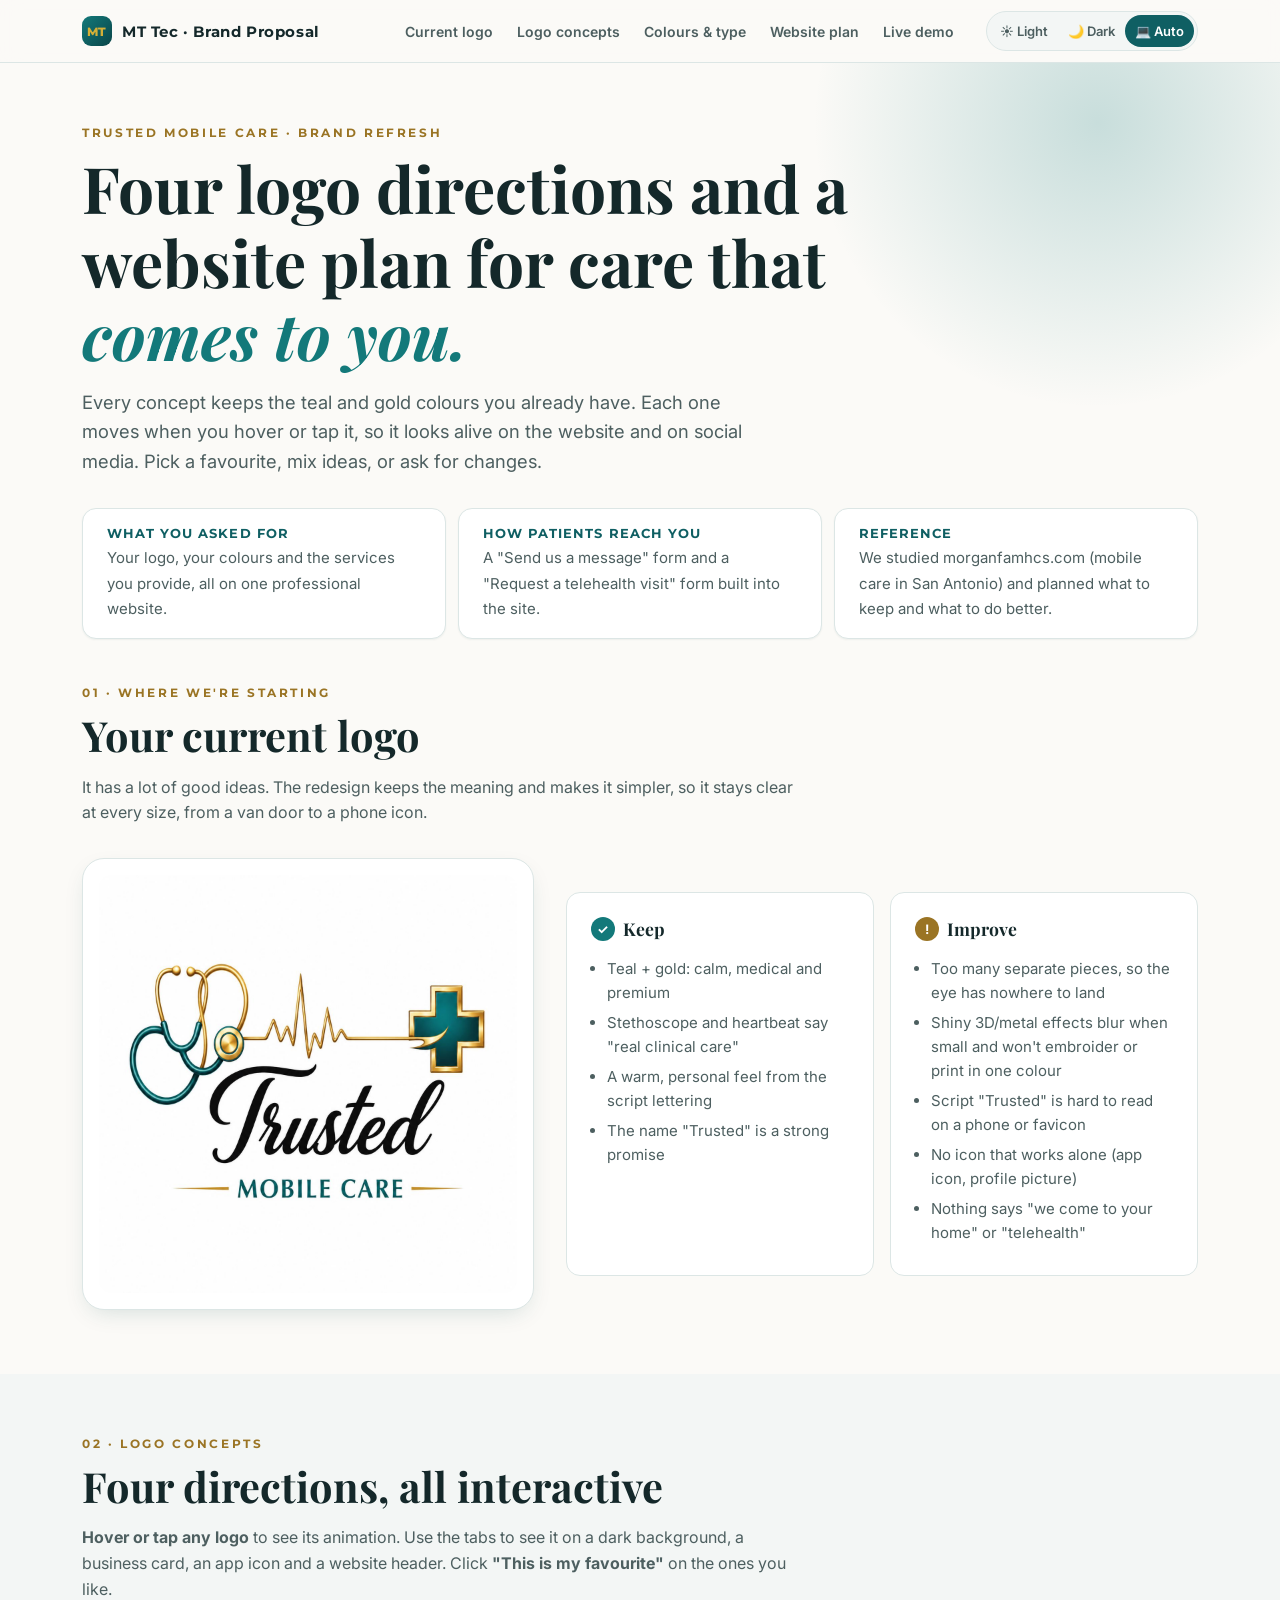
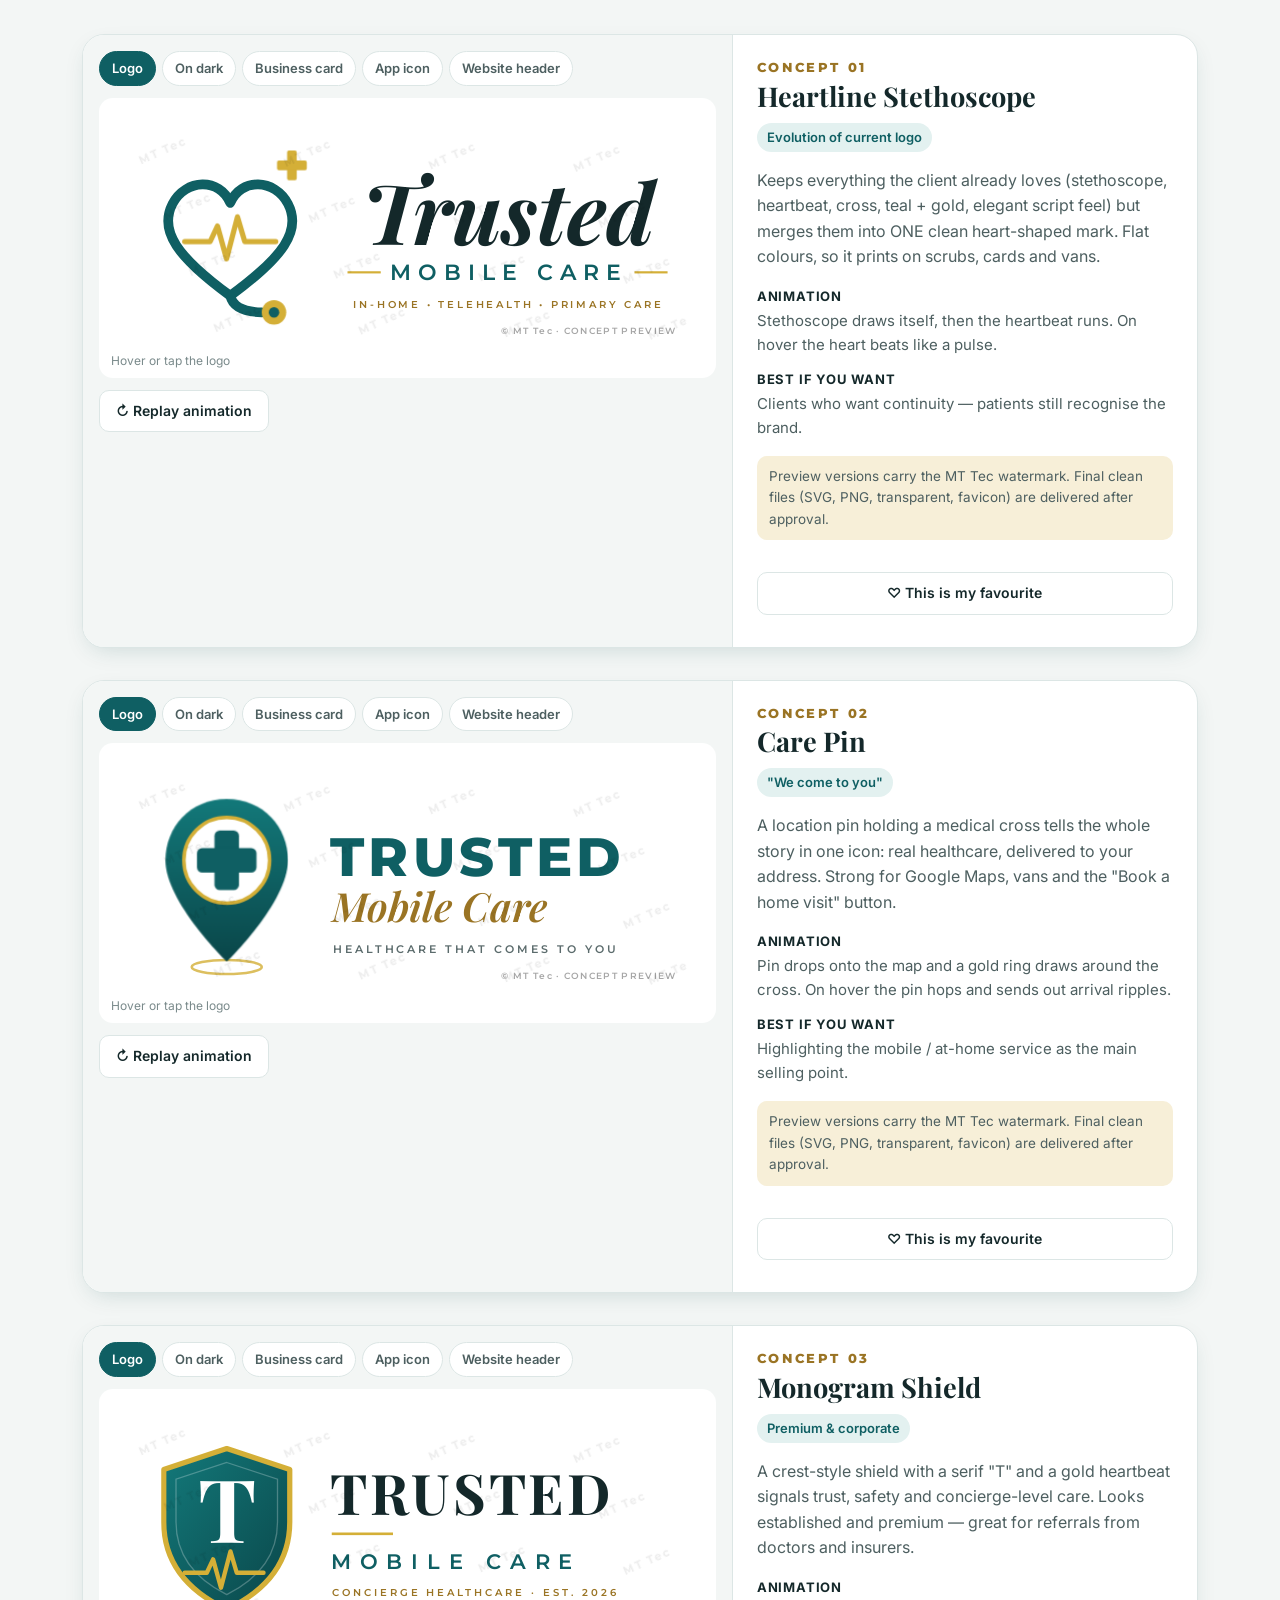
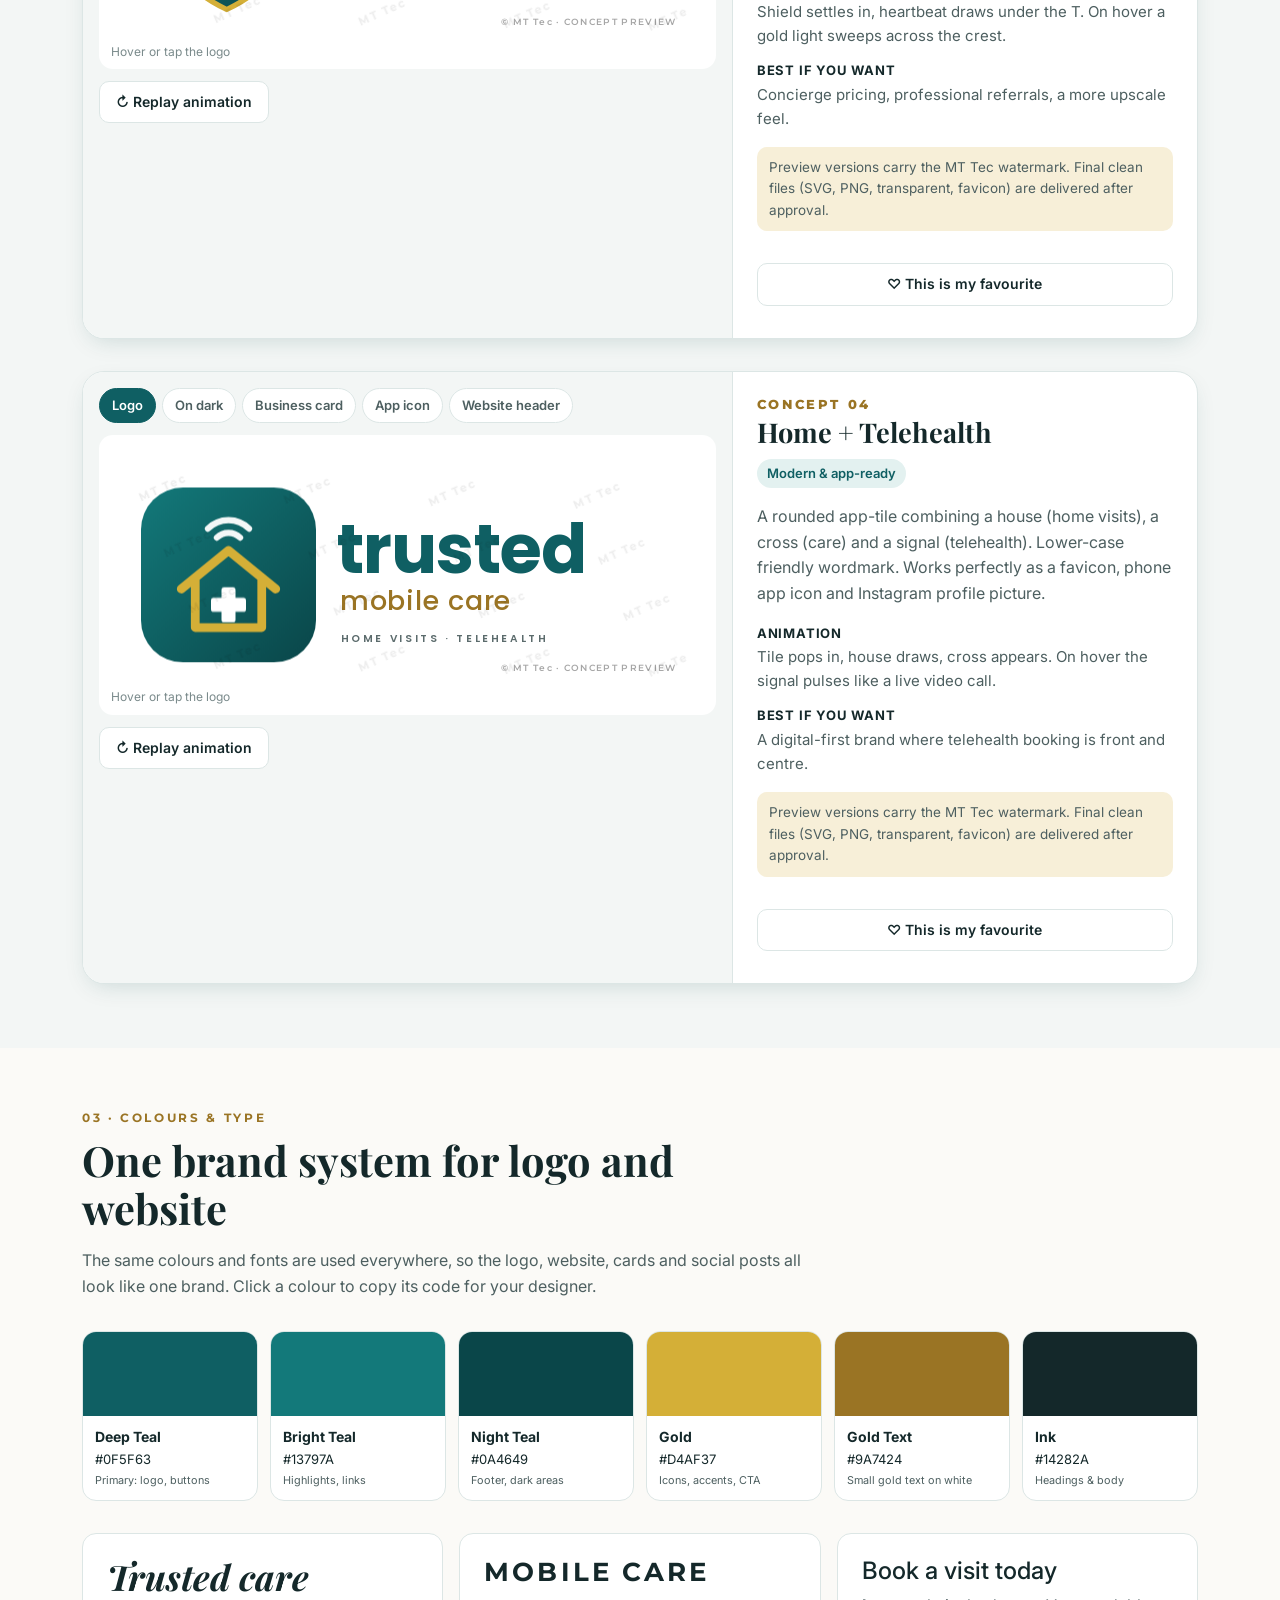
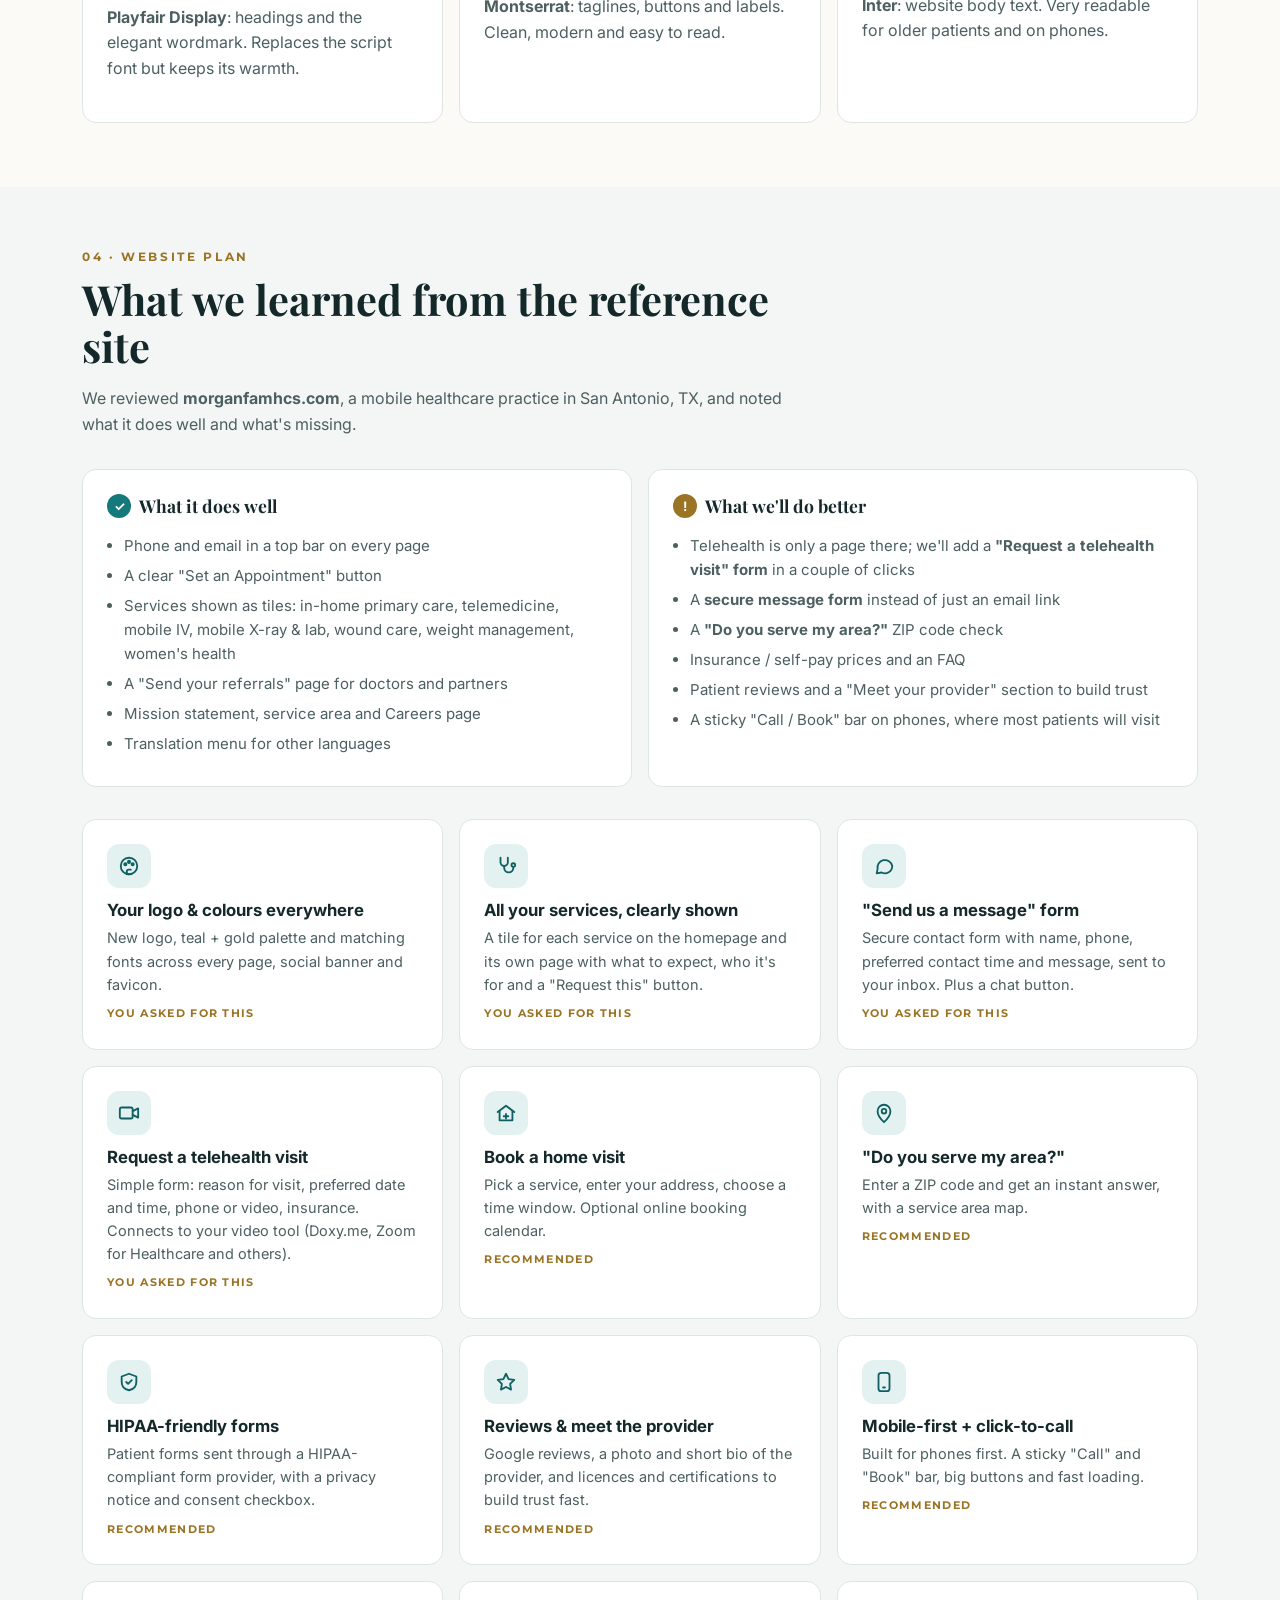
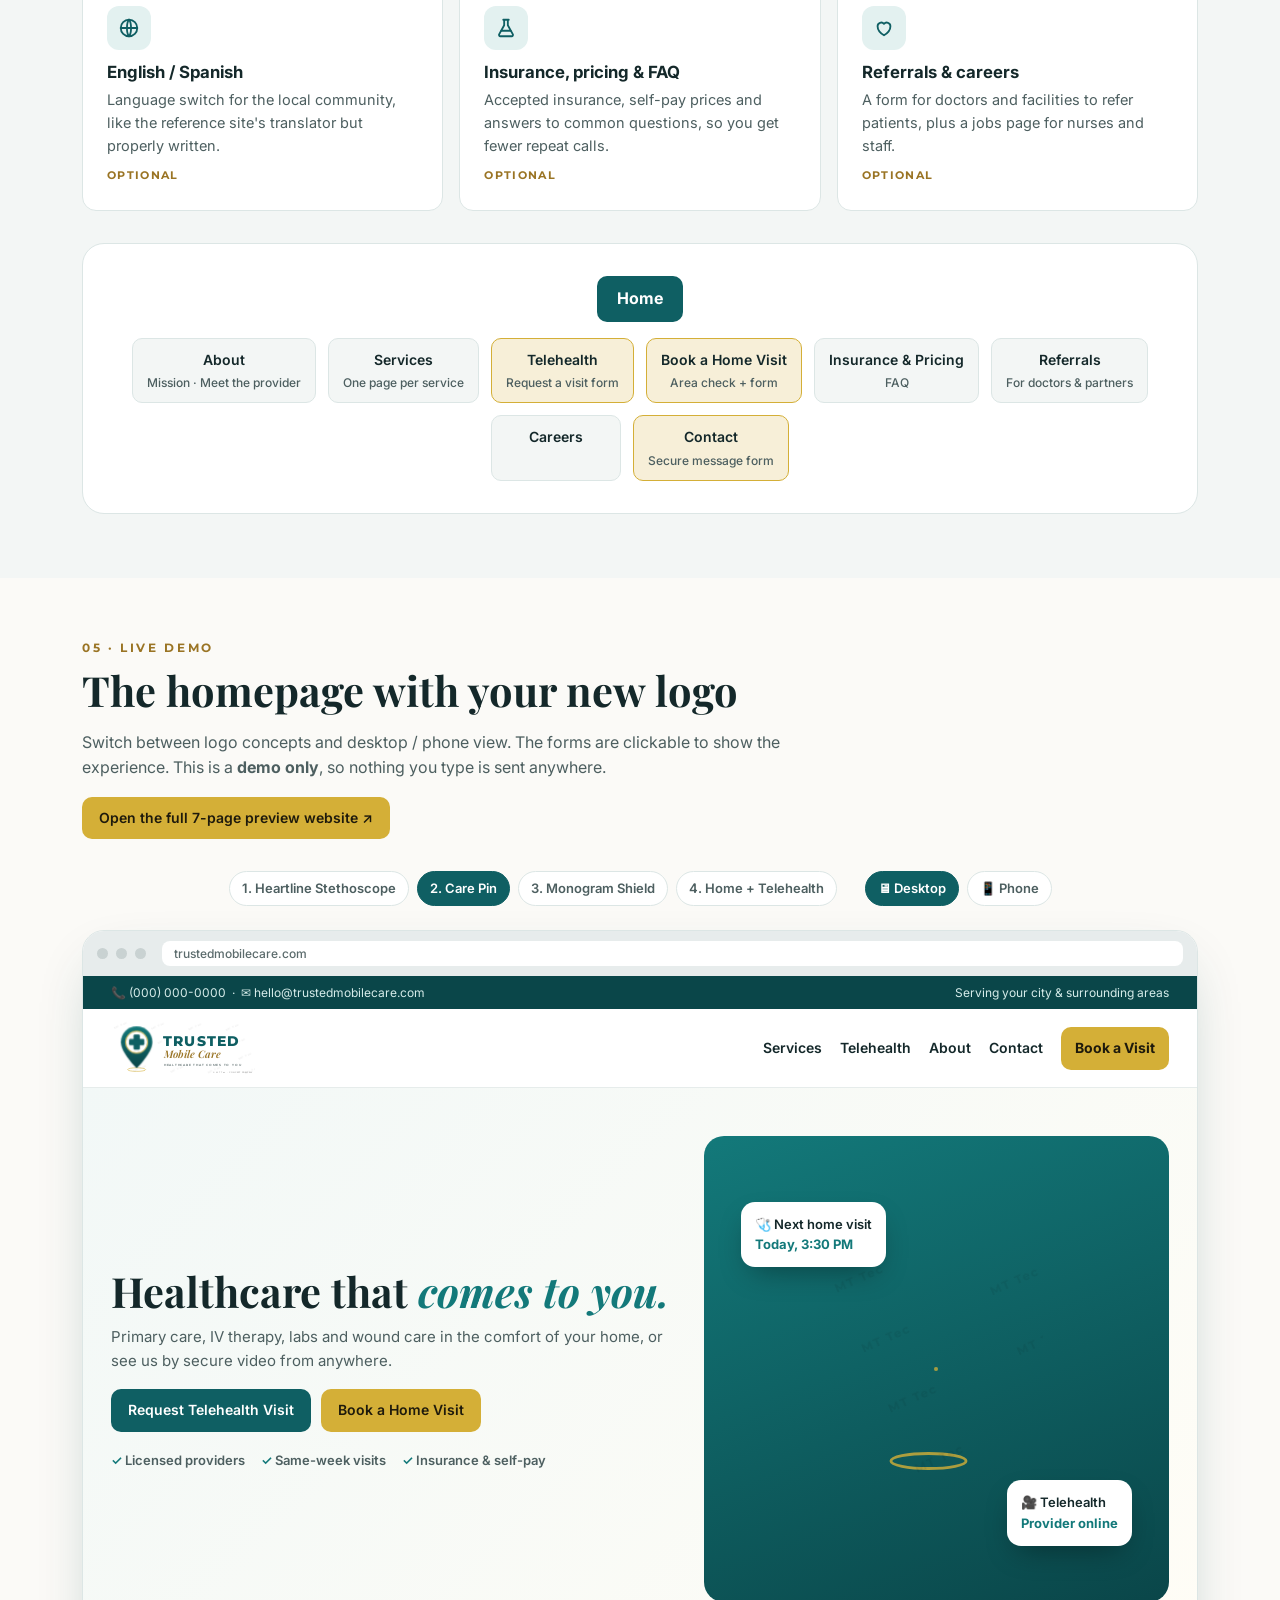
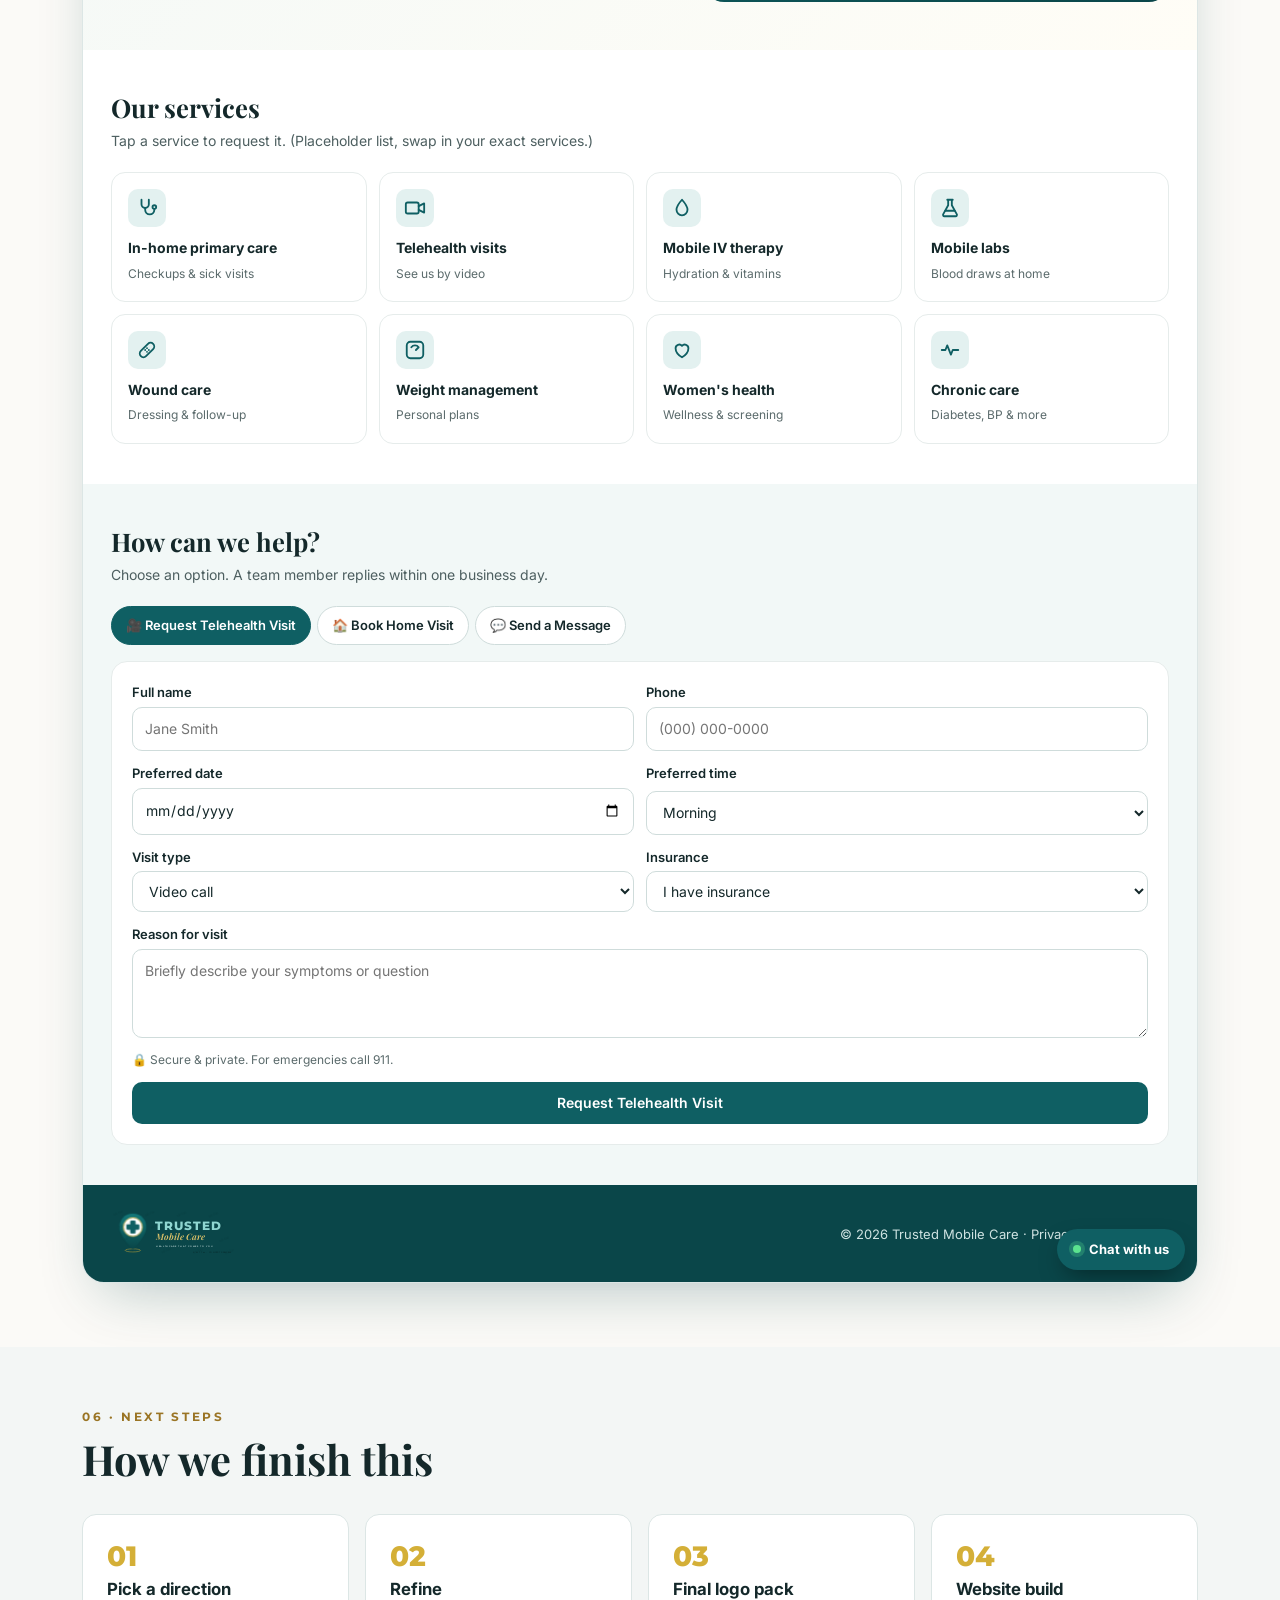
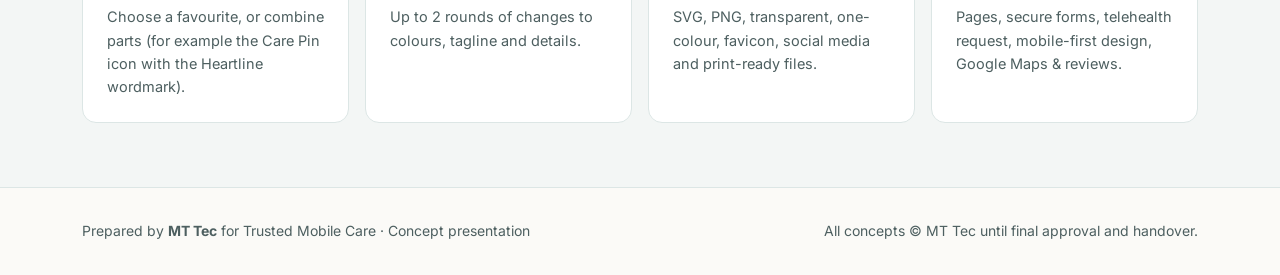
<file: docs/index.html>
﻿<!doctype html>
<html lang="en">
<head>
<meta charset="utf-8">
<meta name="viewport" content="width=device-width, initial-scale=1">
<title>Trusted Mobile Care Concepts</title>
<link rel="preconnect" href="https://fonts.googleapis.com">
<link rel="preconnect" href="https://fonts.gstatic.com" crossorigin>
<link href="https://fonts.googleapis.com/css2?family=Playfair+Display:ital,wght@0,600;0,700;1,600;1,700&family=Montserrat:wght@500;600;700;800&family=Poppins:wght@500;600;700&family=Inter:wght@400;500;600;700&display=swap" rel="stylesheet">
<style>
:root{
  --teal-900:#0A4649; --teal-700:#0F5F63; --teal-500:#13797A; --teal-100:#E3F1F0; --teal-50:#F2F8F7;
  --gold-500:#D4AF37; --gold-700:#9A7424; --gold-100:#F7EFD8;
  --ink:#14282A; --muted:#5B6B6C; --line:#DCE6E5;
  --bg:#FBFAF7; --surface:#FFFFFF; --surface-2:#F3F6F5; --text:#14282A; --text-2:#4D5F60;
  --accent:var(--teal-700); --accent-text:#fff;
  --shadow-sm:0 1px 2px rgb(10 70 73 / .06); --shadow-md:0 8px 24px -8px rgb(10 70 73 / .18); --shadow-lg:0 24px 60px -20px rgb(10 70 73 / .30);
  --r-sm:8px; --r-md:14px; --r-lg:22px;
  --space-1:4px; --space-2:8px; --space-3:12px; --space-4:16px; --space-6:24px; --space-8:32px; --space-12:48px; --space-16:64px;
  --ease:cubic-bezier(.2,.7,.2,1);
  color-scheme:light;
}
@media (prefers-color-scheme:dark){
  :root:not([data-theme="light"]){
    --bg:#0B1617; --surface:#11201F; --surface-2:#172A29; --text:#E9F1F0; --text-2:#A9BDBB; --line:#24393A;
    --accent:#2AA39E; --teal-100:#143331; --teal-50:#10221F; --gold-100:#2E2614; color-scheme:dark;
  }
}
:root[data-theme="dark"]{
  --bg:#0B1617; --surface:#11201F; --surface-2:#172A29; --text:#E9F1F0; --text-2:#A9BDBB; --line:#24393A;
  --accent:#2AA39E; --teal-100:#143331; --teal-50:#10221F; --gold-100:#2E2614; color-scheme:dark;
}
*{box-sizing:border-box}
html{scroll-behavior:smooth}
body{margin:0;background:var(--bg);color:var(--text);font:400 16px/1.6 Inter,system-ui,sans-serif;transition:background .3s,color .3s;overflow-x:hidden}
h1,h2,h3{font-family:'Playfair Display',Georgia,serif;line-height:1.15;margin:0 0 var(--space-4)}
h2{font-size:clamp(1.8rem,4vw,2.6rem)}
h3{font-size:1.35rem}
p{margin:0 0 var(--space-4);color:var(--text-2)}
a{color:inherit}
button{font:inherit;cursor:pointer}
:focus-visible{outline:3px solid var(--gold-500);outline-offset:2px;border-radius:6px}
.container{width:100%;max-width:1180px;margin:0 auto;padding-left:max(16px,env(safe-area-inset-left,0px));padding-right:max(16px,env(safe-area-inset-right,0px))}
@media(min-width:768px){.container{padding-left:max(var(--space-8),env(safe-area-inset-left,0px));padding-right:max(var(--space-8),env(safe-area-inset-right,0px))}}
body::before{content:"";position:fixed;inset:0 0 auto;height:env(safe-area-inset-top,0px);z-index:60;background:var(--bg)}
.eyebrow{font:700 12px/1 Montserrat,sans-serif;letter-spacing:.22em;text-transform:uppercase;color:var(--gold-700);margin-bottom:var(--space-3);display:block}
:root[data-theme="dark"] .eyebrow{color:var(--gold-500)}
@media (prefers-color-scheme:dark){:root:not([data-theme="light"]) .eyebrow{color:var(--gold-500)}}
section{padding:var(--space-16) 0;scroll-margin-top:70px}
.section-head{max-width:720px;margin-bottom:var(--space-8)}

/* Header */
.topbar{position:sticky;top:env(safe-area-inset-top,0px);z-index:50;background:color-mix(in srgb,var(--bg) 86%,transparent);backdrop-filter:blur(10px);border-bottom:1px solid var(--line)}
.topbar .container{display:flex;align-items:center;gap:var(--space-4);height:62px}
.brand{display:flex;align-items:center;gap:10px;font:700 15px Montserrat,sans-serif;letter-spacing:.04em;text-decoration:none}
.brand-dot{width:30px;height:30px;border-radius:9px;background:linear-gradient(135deg,var(--teal-500),var(--teal-900));display:grid;place-items:center;color:var(--gold-500);font:800 12px Montserrat}
.nav{display:none;gap:var(--space-6);margin-left:auto;font:600 14px Inter}
.nav a{text-decoration:none;color:var(--text-2)} .nav a:hover{color:var(--text)}
@media(min-width:900px){.nav{display:flex}}
.theme-toggle{margin-left:auto;display:inline-flex;background:var(--surface-2);border:1px solid var(--line);border-radius:24px;padding:3px}
@media(min-width:900px){.theme-toggle{margin-left:var(--space-4)}}
.theme-toggle-option{border:0;background:transparent;color:var(--text-2);padding:6px 10px;border-radius:20px;font-size:13px;font-weight:600;min-height:32px}
.theme-toggle-option.active{background:var(--accent);color:#fff}

/* Hero */
.hero{padding:var(--space-16) 0 var(--space-12);position:relative;overflow:hidden}
.hero::before{content:"";position:absolute;inset:-40% -10% auto auto;width:620px;height:620px;border-radius:50%;background:radial-gradient(circle,color-mix(in srgb,var(--teal-500) 22%,transparent),transparent 65%);pointer-events:none}
.hero h1{font-size:clamp(2.2rem,6vw,4rem);max-width:820px}
.hero h1 em{color:var(--hero-em,var(--teal-500));font-style:italic}
:root[data-theme="dark"]{--hero-em:#3FBDB5}
@media (prefers-color-scheme:dark){:root:not([data-theme="light"]){--hero-em:#3FBDB5}}
.hero .lead{font-size:1.15rem;max-width:680px}
.brief{display:grid;gap:var(--space-3);margin-top:var(--space-8);grid-template-columns:1fr}
@media(min-width:768px){.brief{grid-template-columns:repeat(3,1fr)}}
.brief-item{background:var(--surface);border:1px solid var(--line);border-radius:var(--r-md);padding:var(--space-4) var(--space-6);box-shadow:var(--shadow-sm)}
.brief-item b{display:block;font:700 13px Montserrat;letter-spacing:.08em;text-transform:uppercase;color:var(--accent);margin-bottom:4px}
.brief-item span{color:var(--text-2);font-size:15px}

/* Current logo review */
.review{display:grid;gap:var(--space-8);grid-template-columns:1fr;align-items:center}
@media(min-width:900px){.review{grid-template-columns:5fr 7fr}}
.review-img{background:#fff;border-radius:var(--r-lg);border:1px solid var(--line);padding:var(--space-4);box-shadow:var(--shadow-md)}
.review-img img{width:100%;display:block;border-radius:var(--r-md)}
.review-cols{display:grid;gap:var(--space-4);grid-template-columns:1fr}
@media(min-width:640px){.review-cols{grid-template-columns:1fr 1fr}}
.list-card{background:var(--surface);border:1px solid var(--line);border-radius:var(--r-md);padding:var(--space-6)}
.list-card h3{font-size:1.1rem;display:flex;gap:8px;align-items:center}
.list-card ul{margin:0;padding-left:1.1em;color:var(--text-2);font-size:15px}
.list-card li{margin-bottom:6px}
.badge{display:inline-grid;place-items:center;width:24px;height:24px;border-radius:50%;font:700 13px Inter;color:#fff}
.badge.keep{background:var(--teal-500)} .badge.fix{background:var(--gold-700)}

/* Concepts */
.concepts{display:grid;gap:var(--space-8)}
.concept{background:var(--surface);border:1px solid var(--line);border-radius:var(--r-lg);box-shadow:var(--shadow-md);overflow:hidden;display:grid;grid-template-columns:1fr}
@media(min-width:1000px){.concept{grid-template-columns:7fr 5fr}}
.stage-wrap{padding:var(--space-4);background:var(--surface-2);border-bottom:1px solid var(--line)}
@media(min-width:1000px){.stage-wrap{border-bottom:0;border-right:1px solid var(--line)}}
.tabs{display:flex;gap:6px;flex-wrap:wrap;margin-bottom:var(--space-3)}
.tab{border:1px solid var(--line);background:var(--surface);color:var(--text-2);padding:6px 12px;border-radius:999px;font-size:13px;font-weight:600;min-height:34px;transition:all .15s var(--ease)}
.tab:hover{color:var(--text);border-color:var(--accent)}
.tab[aria-selected="true"]{background:var(--accent);border-color:var(--accent);color:#fff}
.stage{position:relative;border-radius:var(--r-md);min-height:280px;display:grid;place-items:center;padding:var(--space-6);background:#fff;overflow:hidden;transition:background .3s}
.stage svg{width:100%;height:auto;max-width:560px;display:block;cursor:pointer}
.stage.dark{background:linear-gradient(135deg,#0B3B3E,#062628);--lg-ink:#fff;--lg-teal:#8FD6D1;--lg-goldtext:#E5C76B;--lg-muted:#CFE3E2}
.stage.dark .wm-ink{fill:#fff}
.stage-hint{position:absolute;bottom:8px;left:12px;font-size:12px;color:#7A8A8B;pointer-events:none}
.stage.dark .stage-hint{color:#9DBFBD}
.stage-tools{display:flex;gap:var(--space-2);flex-wrap:wrap;margin-top:var(--space-3);align-items:center}
.btn{display:inline-flex;align-items:center;justify-content:center;gap:8px;border-radius:10px;padding:9px 16px;font-weight:600;font-size:14px;border:1px solid transparent;min-height:40px;text-decoration:none;transition:transform .15s var(--ease),box-shadow .15s var(--ease),background .15s}
.btn:hover{transform:translateY(-1px);box-shadow:var(--shadow-md)}
.btn-primary{background:var(--teal-700);color:#fff}
.btn-gold{background:var(--gold-500);color:#1E1A0C}
.btn-ghost{background:var(--surface);border-color:var(--line);color:var(--text)}
.switch{display:inline-flex;align-items:center;gap:8px;font-size:14px;font-weight:600;color:var(--text-2);margin-left:auto;user-select:none;cursor:pointer;min-height:40px}
.switch input{appearance:none;width:40px;height:22px;border-radius:999px;background:var(--line);position:relative;cursor:pointer;transition:background .2s;margin:0}
.switch input::after{content:"";position:absolute;top:3px;left:3px;width:16px;height:16px;border-radius:50%;background:#fff;box-shadow:var(--shadow-sm);transition:transform .2s var(--ease)}
.switch input:checked{background:var(--gold-500)} .switch input:checked::after{transform:translateX(18px)}
.concept-info{padding:var(--space-6) var(--space-6) var(--space-8)}
.concept-num{font:800 13px Montserrat;letter-spacing:.2em;color:var(--gold-700)}
.concept-tag{display:inline-block;background:var(--teal-100);color:var(--accent);font-weight:600;font-size:13px;padding:4px 10px;border-radius:999px;margin-bottom:var(--space-4)}
.kv{display:grid;gap:var(--space-3);margin:var(--space-4) 0}
.kv div{font-size:15px;color:var(--text-2)} .kv b{color:var(--text);display:block;font-size:13px;letter-spacing:.06em;text-transform:uppercase;margin-bottom:2px}
.downloads{display:grid;grid-template-columns:1fr 1fr;gap:var(--space-2);margin-top:var(--space-4)}
.dl{font-size:13px;font-weight:600;text-decoration:none;border:1px solid var(--line);border-radius:10px;padding:8px 10px;display:flex;justify-content:space-between;align-items:center;background:var(--surface-2);min-height:40px}
.dl:hover{border-color:var(--accent)}
.dl small{color:var(--text-2);font-weight:500}
.vote{margin-top:var(--space-4);width:100%}
.vote.voted{background:var(--gold-500);color:#1E1A0C}

/* Mockups inside stage */
.mock-card{width:min(420px,100%);aspect-ratio:1.75;border-radius:14px;background:#fff;box-shadow:0 20px 40px -18px rgb(0 0 0 / .45);display:grid;grid-template-columns:1fr;padding:22px 24px;position:relative;overflow:hidden;color:#14282A}
.mock-card::after{content:"";position:absolute;right:-40px;bottom:-40px;width:160px;height:160px;border-radius:50%;background:linear-gradient(135deg,#13797A,#0A4649);opacity:.95}
.mock-card svg{width:72%;max-width:none;cursor:default}
.mock-card .who{font:700 14px Montserrat;margin-top:6px} .mock-card .role{font:500 11px Inter;color:#5B6B6C;margin-bottom:6px}
.mock-card .ct{font:500 11px/1.6 Inter;color:#14282A}
.cards-pair{display:grid;gap:16px;justify-items:center;width:100%}
.mock-back{width:min(420px,100%);aspect-ratio:1.75;border-radius:14px;background:linear-gradient(135deg,#13797A,#0A4649);display:grid;place-items:center;box-shadow:0 20px 40px -18px rgb(0 0 0 / .45);--lg-ink:#fff;--lg-teal:#8FD6D1;--lg-goldtext:#E5C76B;--lg-muted:#CFE3E2}
.mock-back svg{width:70%;cursor:default}
.app-row{display:flex;gap:28px;align-items:flex-end;flex-wrap:wrap;justify-content:center}
.app-icon{border-radius:24%;overflow:hidden;box-shadow:0 12px 24px -10px rgb(0 0 0 / .45);background:#fff;display:grid;place-items:center}
.app-icon svg{width:100%;height:100%;cursor:default}
.app-label{text-align:center;font-size:12px;color:#5B6B6C;margin-top:6px}
.tabbar{display:flex;align-items:center;gap:8px;background:#DEE3E6;border-radius:10px 10px 0 0;padding:8px 12px 0;width:min(360px,100%)}
.tabbar .t{background:#fff;border-radius:8px 8px 0 0;padding:6px 10px;display:flex;align-items:center;gap:6px;font:500 12px Inter;color:#333}
.tabbar .t svg{width:16px;height:16px}
.mock-site-head{width:100%;background:#fff;border-radius:12px;box-shadow:0 12px 30px -16px rgb(0 0 0 / .4);overflow:hidden}
.mock-site-head .bar{background:#0A4649;color:#E3F1F0;font:500 11px Inter;padding:6px 14px;display:flex;justify-content:space-between;gap:8px;flex-wrap:wrap}
.mock-site-head .row{display:flex;align-items:center;gap:14px;padding:10px 14px}
.mock-site-head .row svg{height:52px;width:auto;max-width:200px;cursor:default}
.mock-site-head .links{display:none;gap:14px;margin-left:auto;font:600 12px Inter;color:#14282A}
@media(min-width:640px){.mock-site-head .links{display:flex}}
.mock-site-head .cta{margin-left:auto;background:#D4AF37;color:#1E1A0C;font:700 12px Inter;padding:8px 12px;border-radius:8px;white-space:nowrap}
@media(min-width:640px){.mock-site-head .cta{margin-left:0}}
.van{width:100%;max-width:520px}

/* Brand system */
.swatches{display:grid;grid-template-columns:repeat(2,1fr);gap:var(--space-3)}
@media(min-width:768px){.swatches{grid-template-columns:repeat(6,1fr)}}
.swatch{border:1px solid var(--line);border-radius:var(--r-md);overflow:hidden;background:var(--surface);text-align:left;padding:0;color:var(--text);transition:transform .15s var(--ease)}
.swatch:hover{transform:translateY(-3px);box-shadow:var(--shadow-md)}
.swatch i{display:block;height:84px}
.swatch span{display:block;padding:10px 12px;font-size:13px} .swatch b{display:block;font-size:14px}
.type-grid{display:grid;gap:var(--space-4);grid-template-columns:1fr;margin-top:var(--space-8)}
@media(min-width:768px){.type-grid{grid-template-columns:repeat(3,1fr)}}
.type-card{background:var(--surface);border:1px solid var(--line);border-radius:var(--r-md);padding:var(--space-6)}
.type-card .sample{font-size:2.2rem;line-height:1.1;margin-bottom:8px;color:var(--text)}

/* Website plan */
.compare{display:grid;gap:var(--space-4);grid-template-columns:1fr}
@media(min-width:900px){.compare{grid-template-columns:1fr 1fr}}
.feature-grid{display:grid;gap:var(--space-4);grid-template-columns:1fr;margin-top:var(--space-8)}
@media(min-width:640px){.feature-grid{grid-template-columns:1fr 1fr}}
@media(min-width:1000px){.feature-grid{grid-template-columns:repeat(3,1fr)}}
.feature{background:var(--surface);border:1px solid var(--line);border-radius:var(--r-md);padding:var(--space-6);transition:transform .2s var(--ease),box-shadow .2s var(--ease)}
.feature:hover{transform:translateY(-3px);box-shadow:var(--shadow-md)}
.feature .ic{width:44px;height:44px;border-radius:12px;background:var(--teal-100);display:grid;place-items:center;margin-bottom:var(--space-3);color:var(--accent)}
.feature h3{font:700 1.05rem Inter;margin-bottom:6px}
.feature p{font-size:14.5px;margin:0}
.feature .ask{display:inline-block;margin-top:10px;font:700 11px Montserrat;letter-spacing:.12em;color:var(--gold-700);text-transform:uppercase}
.sitemap{display:flex;flex-direction:column;align-items:center;gap:var(--space-4);margin-top:var(--space-8);background:var(--surface);border:1px solid var(--line);border-radius:var(--r-lg);padding:var(--space-8) var(--space-4)}
.sm-root{background:var(--teal-700);color:#fff;font-weight:700;padding:10px 20px;border-radius:10px}
.sm-kids{display:flex;flex-wrap:wrap;justify-content:center;gap:var(--space-3);position:relative}
.sm-node{background:var(--surface-2);border:1px solid var(--line);border-radius:10px;padding:10px 14px;font-size:14px;font-weight:600;text-align:center;min-width:130px}
.sm-node small{display:block;font-weight:500;color:var(--text-2);font-size:12px;margin-top:2px}
.sm-node.hot{border-color:var(--gold-500);background:var(--gold-100)}

/* Website mockup */
.browser{border-radius:var(--r-lg);border:1px solid var(--line);overflow:hidden;box-shadow:var(--shadow-lg);background:#fff;margin:0 auto;transition:max-width .4s var(--ease);max-width:100%;color:#14282A}
.browser.mobile{max-width:400px}
.chrome{background:#E7ECEC;display:flex;align-items:center;gap:8px;padding:10px 14px}
.chrome i{width:11px;height:11px;border-radius:50%;background:#C9D2D2}
.chrome .url{flex:1;background:#fff;border-radius:8px;font:500 12px Inter;color:#5B6B6C;padding:5px 12px;margin-left:8px;overflow:hidden;white-space:nowrap;text-overflow:ellipsis}
.mock-controls{display:flex;gap:var(--space-2);flex-wrap:wrap;justify-content:center;margin-bottom:var(--space-6)}
.site{--s-pad:28px;font-family:Inter,sans-serif}
.browser.m .site{--s-pad:16px}
.site-top{background:#0A4649;color:#D6ECEA;font-size:12px;padding:7px var(--s-pad);display:flex;gap:16px;flex-wrap:wrap;justify-content:space-between}
.site-nav{display:flex;align-items:center;gap:18px;padding:12px var(--s-pad);border-bottom:1px solid #E6ECEB;position:sticky;top:0;background:#fff;z-index:2}
.site-nav .logo svg{height:54px;width:auto;display:block}
.site-nav .links{display:flex;gap:18px;margin-left:auto;font-weight:600;font-size:14px}
.site-nav .links a{text-decoration:none;color:#14282A}
.site-nav .book{background:#D4AF37;color:#1E1A0C;border:0;border-radius:10px;padding:10px 14px;font-weight:700;font-size:14px;white-space:nowrap}
.browser.m .site-nav .links{display:none}
.browser.m .site-nav .book{margin-left:auto;padding:8px 10px;font-size:12px}
.browser.m .site-nav .logo svg{height:40px}
.site-hero{display:grid;grid-template-columns:1.1fr .9fr;gap:24px;padding:48px var(--s-pad);background:linear-gradient(135deg,#F2F8F7,#FFFDF6);align-items:center}
.browser.m .site-hero{grid-template-columns:1fr;padding-top:28px;padding-bottom:28px}
.site-hero h4{font:700 clamp(1.7rem,3.4vw,2.6rem)/1.1 'Playfair Display',serif;margin:0 0 12px;color:#14282A}
.browser.m .site-hero h4{font-size:1.7rem}
.site-hero h4 em{color:#13797A}
.site-hero p{color:#4D5F60;font-size:15px}
.site-hero .ctas{display:flex;gap:10px;flex-wrap:wrap}
.site-hero .trust{display:flex;gap:16px;flex-wrap:wrap;margin-top:18px;font-size:13px;color:#4D5F60;font-weight:600}
.site-hero .trust span::before{content:"✓ ";color:#13797A}
.hero-visual{border-radius:20px;background:linear-gradient(160deg,#13797A,#0A4649);aspect-ratio:1;display:grid;place-items:center;position:relative;overflow:hidden;--lg-ink:#fff;--lg-teal:#8FD6D1;--lg-goldtext:#E5C76B;--lg-muted:#CFE3E2}
.browser.m .hero-visual{display:none}
.hero-visual .ring{position:absolute;border:2px solid rgb(212 175 55 / .5);border-radius:50%;animation:ring 3s ease-out infinite}
@keyframes ring{from{width:30%;height:30%;opacity:1}to{width:120%;height:120%;opacity:0}}
.hero-visual .float{background:#fff;color:#14282A;border-radius:14px;padding:12px 14px;font-size:13px;font-weight:600;box-shadow:0 12px 30px -10px rgb(0 0 0 / .4);position:absolute}
.hero-visual .f1{top:14%;left:8%} .hero-visual .f2{bottom:12%;right:8%}
.hero-visual .float b{color:#13797A}
.site-sec{padding:40px var(--s-pad)}
.site-sec h5{font:700 1.6rem 'Playfair Display',serif;margin:0 0 6px;color:#14282A}
.site-sec .sub{color:#4D5F60;margin-bottom:20px;font-size:14px}
.svc-grid{display:grid;grid-template-columns:repeat(4,1fr);gap:12px}
.browser.m .svc-grid{grid-template-columns:1fr 1fr}
.svc{border:1px solid #E6ECEB;border-radius:14px;padding:16px;background:#fff;transition:all .2s var(--ease);cursor:pointer;text-align:left;color:#14282A}
.svc:hover,.svc.on{border-color:#13797A;box-shadow:0 10px 24px -14px rgb(10 70 73 / .5);transform:translateY(-2px)}
.svc .si{width:38px;height:38px;border-radius:10px;background:#E3F1F0;color:#0F5F63;display:grid;place-items:center;margin-bottom:10px}
.svc b{display:block;font-size:14px} .svc small{color:#5B6B6C;font-size:12px}
.contact-wrap{background:#F2F8F7}
.form-tabs{display:flex;gap:6px;flex-wrap:wrap;margin-bottom:16px}
.form-tabs button{border:1px solid #CFDCDB;background:#fff;color:#14282A;padding:8px 14px;border-radius:999px;font-weight:600;font-size:13px;min-height:36px}
.form-tabs button[aria-selected="true"]{background:#0F5F63;color:#fff;border-color:#0F5F63}
.mform{display:grid;grid-template-columns:1fr 1fr;gap:12px;background:#fff;border:1px solid #E6ECEB;border-radius:16px;padding:20px}
.browser.m .mform{grid-template-columns:1fr}
.mform label{display:grid;gap:4px;font-size:13px;font-weight:600;color:#14282A}
.mform .full{grid-column:1/-1}
.mform input,.mform select,.mform textarea{font:inherit;font-weight:400;font-size:14px;padding:10px 12px;border:1px solid #CFDCDB;border-radius:10px;background:#fff;color:#14282A}
.mform input:focus,.mform select:focus,.mform textarea:focus{outline:none;border-color:#13797A;box-shadow:0 0 0 3px rgb(19 121 122 / .15)}
.mform .note{font-size:12px;color:#5B6B6C;display:flex;gap:6px;align-items:center}
.mform .sent{grid-column:1/-1;background:#E3F1F0;color:#0A4649;border-radius:10px;padding:10px 12px;font-size:13px;font-weight:600;display:none}
.site-foot{background:#0A4649;color:#CFE3E2;padding:24px var(--s-pad);display:flex;gap:16px;flex-wrap:wrap;justify-content:space-between;align-items:center;font-size:13px;--lg-ink:#fff;--lg-teal:#8FD6D1;--lg-goldtext:#E5C76B;--lg-muted:#CFE3E2}
.site-foot svg{height:46px;width:auto}
.fab{position:sticky;bottom:12px;margin:-56px 12px 12px auto;width:max-content;background:#0F5F63;color:#fff;border-radius:999px;padding:10px 16px;font-weight:700;font-size:13px;box-shadow:0 10px 24px -8px rgb(0 0 0 / .5);display:flex;gap:8px;align-items:center;z-index:3}
.fab::before{content:"";width:8px;height:8px;border-radius:50%;background:#5BE38F;box-shadow:0 0 0 4px rgb(91 227 143 / .25)}

/* Next steps */
.steps{display:grid;gap:var(--space-4);grid-template-columns:1fr;counter-reset:s}
@media(min-width:768px){.steps{grid-template-columns:repeat(4,1fr)}}
.step{background:var(--surface);border:1px solid var(--line);border-radius:var(--r-md);padding:var(--space-6);counter-increment:s}
.step::before{content:counter(s,decimal-leading-zero);font:800 28px Montserrat;color:var(--gold-500);display:block;margin-bottom:6px}
.step h3{font:700 1.05rem Inter;margin-bottom:6px} .step p{font-size:14.5px;margin:0}
footer.page{border-top:1px solid var(--line);padding:var(--space-8) 0;color:var(--text-2);font-size:14px}
footer.page .container{display:flex;justify-content:space-between;gap:var(--space-4);flex-wrap:wrap}
.toast{position:fixed;left:50%;bottom:24px;transform:translate(-50%,40px);opacity:0;background:var(--ink);color:#fff;padding:10px 16px;border-radius:10px;font-size:14px;font-weight:600;transition:all .25s var(--ease);z-index:100;pointer-events:none}
.toast.show{opacity:1;transform:translate(-50%,0)}
.files-note{font-size:13.5px;background:var(--gold-100);border-radius:10px;padding:10px 12px;margin-top:var(--space-4)}
@media (prefers-reduced-motion:reduce){*{animation:none!important;transition:none!important}}
</style>
</head>
<body>

<header class="topbar">
  <div class="container">
    <a class="brand" href="#top"><span class="brand-dot">MT</span>MT Tec · Brand Proposal</a>
    <nav class="nav" aria-label="Sections">
      <a href="#review">Current logo</a><a href="#concepts">Logo concepts</a><a href="#brand">Colours &amp; type</a><a href="#website">Website plan</a><a href="#demo">Live demo</a>
    </nav>
    <div class="theme-toggle" role="radiogroup" aria-label="Theme selection">
      <button class="theme-toggle-option" data-theme="light" role="radio" aria-checked="false">☀️ <span class="sr-hide">Light</span></button>
      <button class="theme-toggle-option" data-theme="dark" role="radio" aria-checked="false">🌙 <span class="sr-hide">Dark</span></button>
      <button class="theme-toggle-option" data-theme="system" role="radio" aria-checked="true">💻 <span class="sr-hide">Auto</span></button>
    </div>
  </div>
</header>

<main id="top">
  <section class="hero">
    <div class="container">
      <span class="eyebrow">Trusted Mobile Care · Brand refresh</span>
      <h1>Four logo directions and a website plan for care that <em>comes to you.</em></h1>
      <p class="lead">Every concept keeps the teal and gold colours you already have. Each one moves when you hover or tap it, so it looks alive on the website and on social media. Pick a favourite, mix ideas, or ask for changes.</p>
      <div class="brief">
        <div class="brief-item"><b>What you asked for</b><span>Your logo, your colours and the services you provide, all on one professional website.</span></div>
        <div class="brief-item"><b>How patients reach you</b><span>A "Send us a message" form and a "Request a telehealth visit" form built into the site.</span></div>
        <div class="brief-item"><b>Reference</b><span>We studied morganfamhcs.com (mobile care in San Antonio) and planned what to keep and what to do better.</span></div>
      </div>
    </div>
  </section>

  <section id="review" style="padding-top:0">
    <div class="container">
      <div class="section-head reveal">
        <span class="eyebrow">01 · Where we're starting</span>
        <h2>Your current logo</h2>
        <p>It has a lot of good ideas. The redesign keeps the meaning and makes it simpler, so it stays clear at every size, from a van door to a phone icon.</p>
      </div>
      <div class="review reveal">
        <div class="review-img"><img src="current-logo.jpeg" alt="Current Trusted Mobile Care logo: gold and teal stethoscope, heartbeat line, teal cross, black script wordmark"></div>
        <div class="review-cols">
          <div class="list-card"><h3><span class="badge keep">✓</span>Keep</h3><ul>
            <li>Teal + gold: calm, medical and premium</li>
            <li>Stethoscope and heartbeat say "real clinical care"</li>
            <li>A warm, personal feel from the script lettering</li>
            <li>The name "Trusted" is a strong promise</li></ul></div>
          <div class="list-card"><h3><span class="badge fix">!</span>Improve</h3><ul>
            <li>Too many separate pieces, so the eye has nowhere to land</li>
            <li>Shiny 3D/metal effects blur when small and won't embroider or print in one colour</li>
            <li>Script "Trusted" is hard to read on a phone or favicon</li>
            <li>No icon that works alone (app icon, profile picture)</li>
            <li>Nothing says "we come to your home" or "telehealth"</li></ul></div>
        </div>
      </div>
    </div>
  </section>

  <section id="concepts" style="background:var(--surface-2)">
    <div class="container">
      <div class="section-head reveal">
        <span class="eyebrow">02 · Logo concepts</span>
        <h2>Four directions, all interactive</h2>
        <p><b>Hover or tap any logo</b> to see its animation. Use the tabs to see it on a dark background, a business card, an app icon and a website header. Click <b>"This is my favourite"</b> on the ones you like.</p>
      </div>
      <div class="concepts" id="conceptList"></div>
    </div>
  </section>

  <section id="brand">
    <div class="container">
      <div class="section-head reveal">
        <span class="eyebrow">03 · Colours &amp; type</span>
        <h2>One brand system for logo and website</h2>
        <p>The same colours and fonts are used everywhere, so the logo, website, cards and social posts all look like one brand. Click a colour to copy its code for your designer.</p>
      </div>
      <div class="swatches reveal" id="swatches"></div>
      <div class="type-grid reveal">
        <div class="type-card"><div class="sample" style="font-family:'Playfair Display';font-style:italic;font-weight:700">Trusted care</div><p><b>Playfair Display</b>: headings and the elegant wordmark. Replaces the script font but keeps its warmth.</p></div>
        <div class="type-card"><div class="sample" style="font-family:Montserrat;font-weight:700;letter-spacing:.12em;font-size:1.6rem">MOBILE CARE</div><p><b>Montserrat</b>: taglines, buttons and labels. Clean, modern and easy to read.</p></div>
        <div class="type-card"><div class="sample" style="font-family:Inter;font-weight:500;font-size:1.5rem">Book a visit today</div><p><b>Inter</b>: website body text. Very readable for older patients and on phones.</p></div>
      </div>
    </div>
  </section>

  <section id="website" style="background:var(--surface-2)">
    <div class="container">
      <div class="section-head reveal">
        <span class="eyebrow">04 · Website plan</span>
        <h2>What we learned from the reference site</h2>
        <p>We reviewed <b>morganfamhcs.com</b>, a mobile healthcare practice in San Antonio, TX, and noted what it does well and what's missing.</p>
      </div>
      <div class="compare reveal">
        <div class="list-card"><h3><span class="badge keep">✓</span>What it does well</h3><ul>
          <li>Phone and email in a top bar on every page</li>
          <li>A clear "Set an Appointment" button</li>
          <li>Services shown as tiles: in-home primary care, telemedicine, mobile IV, mobile X-ray &amp; lab, wound care, weight management, women's health</li>
          <li>A "Send your referrals" page for doctors and partners</li>
          <li>Mission statement, service area and Careers page</li>
          <li>Translation menu for other languages</li></ul></div>
        <div class="list-card"><h3><span class="badge fix">!</span>What we'll do better</h3><ul>
          <li>Telehealth is only a page there; we'll add a <b>"Request a telehealth visit" form</b> in a couple of clicks</li>
          <li>A <b>secure message form</b> instead of just an email link</li>
          <li>A <b>"Do you serve my area?"</b> ZIP code check</li>
          <li>Insurance / self-pay prices and an FAQ</li>
          <li>Patient reviews and a "Meet your provider" section to build trust</li>
          <li>A sticky "Call / Book" bar on phones, where most patients will visit</li></ul></div>
      </div>

      <div class="feature-grid reveal" id="features"></div>

      <div class="sitemap reveal" aria-label="Proposed site map">
        <div class="sm-root">Home</div>
        <div class="sm-kids">
          <div class="sm-node">About<small>Mission · Meet the provider</small></div>
          <div class="sm-node">Services<small>One page per service</small></div>
          <div class="sm-node hot">Telehealth<small>Request a visit form</small></div>
          <div class="sm-node hot">Book a Home Visit<small>Area check + form</small></div>
          <div class="sm-node">Insurance &amp; Pricing<small>FAQ</small></div>
          <div class="sm-node">Referrals<small>For doctors &amp; partners</small></div>
          <div class="sm-node">Careers</div>
          <div class="sm-node hot">Contact<small>Secure message form</small></div>
        </div>
      </div>
    </div>
  </section>

  <section id="demo">
    <div class="container">
      <div class="section-head reveal">
        <span class="eyebrow">05 · Live demo</span>
        <h2>The homepage with your new logo</h2>
        <p>Switch between logo concepts and desktop / phone view. The forms are clickable to show the experience. This is a <b>demo only</b>, so nothing you type is sent anywhere.</p>
        <p><a class="btn btn-gold" href="https://mhamzamajeed.github.io/trusted-mobile-care/site/" target="_blank" rel="noopener">Open the full 7-page preview website ↗</a></p>
      </div>
      <div class="mock-controls" id="mockControls"></div>
      <div class="browser" id="browser">
        <div class="chrome"><i></i><i></i><i></i><div class="url">trustedmobilecare.com</div></div>
        <div class="site">
          <div class="site-top"><span>📞 (000) 000-0000 &nbsp;·&nbsp; ✉ hello@trustedmobilecare.com</span><span>Serving your city &amp; surrounding areas</span></div>
          <div class="site-nav"><div class="logo" id="siteLogo"></div>
            <div class="links"><a href="#demo">Services</a><a href="#demo">Telehealth</a><a href="#demo">About</a><a href="#demo">Contact</a></div>
            <button class="book" data-goto="home">Book a Visit</button></div>
          <div class="site-hero">
            <div>
              <h4>Healthcare that <em>comes to you.</em></h4>
              <p>Primary care, IV therapy, labs and wound care in the comfort of your home, or see us by secure video from anywhere.</p>
              <div class="ctas"><button class="btn btn-primary" data-goto="tele">Request Telehealth Visit</button><button class="btn btn-gold" data-goto="home">Book a Home Visit</button></div>
              <div class="trust"><span>Licensed providers</span><span>Same-week visits</span><span>Insurance &amp; self-pay</span></div>
            </div>
            <div class="hero-visual" id="heroVisual"><span class="ring"></span><span class="ring" style="animation-delay:1.5s"></span>
              <div class="float f1">🩺 Next home visit<br><b>Today, 3:30 PM</b></div>
              <div class="float f2">🎥 Telehealth<br><b>Provider online</b></div>
            </div>
          </div>
          <div class="site-sec">
            <h5>Our services</h5><div class="sub">Tap a service to request it. (Placeholder list, swap in your exact services.)</div>
            <div class="svc-grid" id="svcGrid"></div>
          </div>
          <div class="site-sec contact-wrap" id="contactSec">
            <h5>How can we help?</h5><div class="sub">Choose an option. A team member replies within one business day.</div>
            <div class="form-tabs" role="tablist" id="formTabs">
              <button role="tab" data-f="tele" aria-selected="true">🎥 Request Telehealth Visit</button>
              <button role="tab" data-f="home" aria-selected="false">🏠 Book Home Visit</button>
              <button role="tab" data-f="msg" aria-selected="false">💬 Send a Message</button>
            </div>
            <form class="mform" id="mform" onsubmit="return false"></form>
          </div>
          <div class="site-foot"><div id="footLogo"></div><span>© 2026 Trusted Mobile Care · Privacy · HIPAA Notice</span></div>
          <div class="fab">Chat with us</div>
        </div>
      </div>
    </div>
  </section>

  <section style="background:var(--surface-2)">
    <div class="container">
      <div class="section-head reveal"><span class="eyebrow">06 · Next steps</span><h2>How we finish this</h2></div>
      <div class="steps reveal">
        <div class="step"><h3>Pick a direction</h3><p>Choose a favourite, or combine parts (for example the Care Pin icon with the Heartline wordmark).</p></div>
        <div class="step"><h3>Refine</h3><p>Up to 2 rounds of changes to colours, tagline and details.</p></div>
        <div class="step"><h3>Final logo pack</h3><p>SVG, PNG, transparent, one-colour, favicon, social media and print-ready files.</p></div>
        <div class="step"><h3>Website build</h3><p>Pages, secure forms, telehealth request, mobile-first design, Google Maps &amp; reviews.</p></div>
      </div>
    </div>
  </section>
</main>

<footer class="page"><div class="container"><span>Prepared by <b>MT Tec</b> for Trusted Mobile Care · Concept presentation</span><span>All concepts © MT Tec until final approval and handover.</span></div></footer>
<div class="toast" id="toast" role="status" aria-live="polite"></div>

<script>
const CONCEPTS = [{"n":1,"key":"heartline","name":"Heartline Stethoscope","tag":"Evolution of current logo","idea":"Keeps everything the client already loves (stethoscope, heartbeat, cross, teal + gold, elegant script feel) but merges them into ONE clean heart-shaped mark. Flat colours, so it prints on scrubs, cards and vans.","motion":"Stethoscope draws itself, then the heartbeat runs. On hover the heart beats like a pulse.","best":"Clients who want continuity — patients still recognise the brand.","clean":"<svg xmlns=\"http://www.w3.org/2000/svg\" class=\"c1\" viewBox=\"0 0 640 240\" width=\"640\" height=\"240\" role=\"img\" aria-label=\"Trusted Mobile Care logo\">\n<style>\n  .c1{--_ink:var(--lg-ink,#14282A);--_teal:var(--lg-teal,#0F5F63);--_gold:var(--lg-gold,#D4AF37);--_goldtx:var(--lg-goldtext,#9A7424);--_muted:var(--lg-muted,#5B6B6C)}\n  .c1 .ink{fill:var(--_ink)} .c1 .teal{fill:var(--_teal)} .c1 .gold{fill:var(--_gold)} .c1 .goldtx{fill:var(--_goldtx)} .c1 .muted{fill:var(--_muted)}\n  .c1 .draw{stroke-dasharray:1;stroke-dashoffset:1;animation:c1-draw 1.4s cubic-bezier(.65,0,.35,1) forwards}\n  .c1 .rise{opacity:0;animation:c1-rise .8s cubic-bezier(.2,.7,.2,1) forwards}\n  .c1 .pop{opacity:0;transform-box:fill-box;transform-origin:center;animation:c1-pop .6s cubic-bezier(.3,1.5,.5,1) forwards}\n  @keyframes c1-draw{to{stroke-dashoffset:0}}\n  @keyframes c1-rise{from{opacity:0;transform:translateY(10px)}to{opacity:1;transform:none}}\n  @keyframes c1-pop{from{opacity:0;transform:scale(.4)}to{opacity:1;transform:none}}\n  @keyframes c1-beat{0%,100%{transform:scale(1)}14%{transform:scale(1.07)}28%{transform:scale(.98)}42%{transform:scale(1.04)}70%{transform:scale(1)}}\n  @media (prefers-reduced-motion:reduce){.c1 *{animation:none!important;opacity:1!important;stroke-dashoffset:0!important}}\n\n  .c1 .tube{fill:none;stroke:var(--_teal);stroke-width:11;stroke-linecap:round;stroke-linejoin:round}\n  .c1 .ecg{fill:none;stroke:var(--_gold);stroke-width:6;stroke-linecap:round;stroke-linejoin:round}\n  .c1 .heart{transform-box:fill-box;transform-origin:50% 60%}\n  .c1:hover .heart,.c1.play-hover .heart{animation:c1-beat 1s ease-in-out infinite}\n  .c1:hover .ecg,.c1.play-hover .ecg{animation:c1-draw 1.4s cubic-bezier(.65,0,.35,1) forwards, c1-run 1.6s linear 1.4s infinite}\n  @keyframes c1-run{from{stroke-dashoffset:0}to{stroke-dashoffset:-2}}\n  .c1 .word{font-family:'Playfair Display',Georgia,serif;font-style:italic;font-weight:700}\n  .c1 .sub{font-family:Montserrat,Arial,sans-serif;font-weight:600}\n  </style>\n\n  <g transform=\"translate(18,18)\">\n    <g class=\"heart\">\n      <path class=\"tube draw\" pathLength=\"1\" d=\"M100 168 C40 124 18 94 34 63 C49 34 88 33 100 62 C112 33 151 34 166 63 C182 94 160 124 100 168 Z\"/>\n      <path class=\"tube draw\" pathLength=\"1\" style=\"animation-delay:.9s\" d=\"M100 168 Q104 186 136 187\"/>\n      <g class=\"pop\" style=\"animation-delay:1.5s\"><circle cx=\"150\" cy=\"187\" r=\"14\" class=\"gold\"/><circle cx=\"150\" cy=\"187\" r=\"6\" class=\"teal\"/></g>\n    </g>\n    <path class=\"ecg draw\" pathLength=\"1\" style=\"animation-delay:.5s;stroke-dasharray:1 1\" d=\"M48.0 106.0 L77.1 106.0 L85.4 88.3 L95.8 125.8 L108.3 77.9 L116.6 106.0 L152.0 106.0\"/>\n    <g class=\"pop\" style=\"animation-delay:1.2s\"><rect x=\"165\" y=\"2\" width=\"11\" height=\"34\" rx=\"2\" class=\"gold\"/><rect x=\"153.5\" y=\"13.5\" width=\"34\" height=\"11\" rx=\"2\" class=\"gold\"/></g>\n  </g>\n  <g class=\"rise\" style=\"animation-delay:.6s\"><text x=\"436\" y=\"128\" text-anchor=\"middle\" font-size=\"96\" class=\"word ink\">Trusted</text></g>\n  <g class=\"rise\" style=\"animation-delay:.9s\">\n    <rect x=\"252\" y=\"158\" width=\"38\" height=\"2.5\" class=\"gold\"/><rect x=\"580\" y=\"158\" width=\"38\" height=\"2.5\" class=\"gold\"/>\n    <text x=\"436\" y=\"168\" text-anchor=\"middle\" font-size=\"25\" letter-spacing=\"8\" class=\"sub teal\">MOBILE CARE</text>\n    <text x=\"436\" y=\"200\" text-anchor=\"middle\" font-size=\"11.5\" letter-spacing=\"3.2\" class=\"sub goldtx\">IN-HOME • TELEHEALTH • PRIMARY CARE</text>\n  </g>\n\n  <defs><pattern id=\"c1-wm\" width=\"150\" height=\"70\" patternUnits=\"userSpaceOnUse\" patternTransform=\"rotate(-24)\">\n    <text x=\"0\" y=\"40\" font-family=\"Montserrat,Arial,sans-serif\" font-weight=\"700\" font-size=\"13\" letter-spacing=\"2\" fill=\"#000\">MT Tec</text>\n  </pattern></defs>\n  <rect width=\"640\" height=\"240\" fill=\"url(#c1-wm)\" opacity=\".07\" pointer-events=\"none\"/>\n  <text x=\"628\" y=\"230\" text-anchor=\"end\" font-family=\"Montserrat,Arial,sans-serif\" font-weight=\"600\" font-size=\"10\" letter-spacing=\"1.5\" fill=\"#000\" opacity=\".35\" pointer-events=\"none\">© MT Tec · CONCEPT PREVIEW</text>\n</svg>","wm":"<svg xmlns=\"http://www.w3.org/2000/svg\" class=\"c1\" viewBox=\"0 0 640 240\" width=\"640\" height=\"240\" role=\"img\" aria-label=\"Trusted Mobile Care logo\">\n<style>\n  .c1{--_ink:var(--lg-ink,#14282A);--_teal:var(--lg-teal,#0F5F63);--_gold:var(--lg-gold,#D4AF37);--_goldtx:var(--lg-goldtext,#9A7424);--_muted:var(--lg-muted,#5B6B6C)}\n  .c1 .ink{fill:var(--_ink)} .c1 .teal{fill:var(--_teal)} .c1 .gold{fill:var(--_gold)} .c1 .goldtx{fill:var(--_goldtx)} .c1 .muted{fill:var(--_muted)}\n  .c1 .draw{stroke-dasharray:1;stroke-dashoffset:1;animation:c1-draw 1.4s cubic-bezier(.65,0,.35,1) forwards}\n  .c1 .rise{opacity:0;animation:c1-rise .8s cubic-bezier(.2,.7,.2,1) forwards}\n  .c1 .pop{opacity:0;transform-box:fill-box;transform-origin:center;animation:c1-pop .6s cubic-bezier(.3,1.5,.5,1) forwards}\n  @keyframes c1-draw{to{stroke-dashoffset:0}}\n  @keyframes c1-rise{from{opacity:0;transform:translateY(10px)}to{opacity:1;transform:none}}\n  @keyframes c1-pop{from{opacity:0;transform:scale(.4)}to{opacity:1;transform:none}}\n  @keyframes c1-beat{0%,100%{transform:scale(1)}14%{transform:scale(1.07)}28%{transform:scale(.98)}42%{transform:scale(1.04)}70%{transform:scale(1)}}\n  @media (prefers-reduced-motion:reduce){.c1 *{animation:none!important;opacity:1!important;stroke-dashoffset:0!important}}\n\n  .c1 .tube{fill:none;stroke:var(--_teal);stroke-width:11;stroke-linecap:round;stroke-linejoin:round}\n  .c1 .ecg{fill:none;stroke:var(--_gold);stroke-width:6;stroke-linecap:round;stroke-linejoin:round}\n  .c1 .heart{transform-box:fill-box;transform-origin:50% 60%}\n  .c1:hover .heart,.c1.play-hover .heart{animation:c1-beat 1s ease-in-out infinite}\n  .c1:hover .ecg,.c1.play-hover .ecg{animation:c1-draw 1.4s cubic-bezier(.65,0,.35,1) forwards, c1-run 1.6s linear 1.4s infinite}\n  @keyframes c1-run{from{stroke-dashoffset:0}to{stroke-dashoffset:-2}}\n  .c1 .word{font-family:'Playfair Display',Georgia,serif;font-style:italic;font-weight:700}\n  .c1 .sub{font-family:Montserrat,Arial,sans-serif;font-weight:600}\n  </style>\n\n  <g transform=\"translate(18,18)\">\n    <g class=\"heart\">\n      <path class=\"tube draw\" pathLength=\"1\" d=\"M100 168 C40 124 18 94 34 63 C49 34 88 33 100 62 C112 33 151 34 166 63 C182 94 160 124 100 168 Z\"/>\n      <path class=\"tube draw\" pathLength=\"1\" style=\"animation-delay:.9s\" d=\"M100 168 Q104 186 136 187\"/>\n      <g class=\"pop\" style=\"animation-delay:1.5s\"><circle cx=\"150\" cy=\"187\" r=\"14\" class=\"gold\"/><circle cx=\"150\" cy=\"187\" r=\"6\" class=\"teal\"/></g>\n    </g>\n    <path class=\"ecg draw\" pathLength=\"1\" style=\"animation-delay:.5s;stroke-dasharray:1 1\" d=\"M48.0 106.0 L77.1 106.0 L85.4 88.3 L95.8 125.8 L108.3 77.9 L116.6 106.0 L152.0 106.0\"/>\n    <g class=\"pop\" style=\"animation-delay:1.2s\"><rect x=\"165\" y=\"2\" width=\"11\" height=\"34\" rx=\"2\" class=\"gold\"/><rect x=\"153.5\" y=\"13.5\" width=\"34\" height=\"11\" rx=\"2\" class=\"gold\"/></g>\n  </g>\n  <g class=\"rise\" style=\"animation-delay:.6s\"><text x=\"436\" y=\"128\" text-anchor=\"middle\" font-size=\"96\" class=\"word ink\">Trusted</text></g>\n  <g class=\"rise\" style=\"animation-delay:.9s\">\n    <rect x=\"252\" y=\"158\" width=\"38\" height=\"2.5\" class=\"gold\"/><rect x=\"580\" y=\"158\" width=\"38\" height=\"2.5\" class=\"gold\"/>\n    <text x=\"436\" y=\"168\" text-anchor=\"middle\" font-size=\"25\" letter-spacing=\"8\" class=\"sub teal\">MOBILE CARE</text>\n    <text x=\"436\" y=\"200\" text-anchor=\"middle\" font-size=\"11.5\" letter-spacing=\"3.2\" class=\"sub goldtx\">IN-HOME • TELEHEALTH • PRIMARY CARE</text>\n  </g>\n\n  <defs><pattern id=\"c1-wm\" width=\"150\" height=\"70\" patternUnits=\"userSpaceOnUse\" patternTransform=\"rotate(-24)\">\n    <text x=\"0\" y=\"40\" font-family=\"Montserrat,Arial,sans-serif\" font-weight=\"700\" font-size=\"13\" letter-spacing=\"2\" fill=\"#000\">MT Tec</text>\n  </pattern></defs>\n  <rect width=\"640\" height=\"240\" fill=\"url(#c1-wm)\" opacity=\".07\" pointer-events=\"none\"/>\n  <text x=\"628\" y=\"230\" text-anchor=\"end\" font-family=\"Montserrat,Arial,sans-serif\" font-weight=\"600\" font-size=\"10\" letter-spacing=\"1.5\" fill=\"#000\" opacity=\".35\" pointer-events=\"none\">© MT Tec · CONCEPT PREVIEW</text>\n</svg>"},{"n":2,"key":"carepin","name":"Care Pin","tag":"\"We come to you\"","idea":"A location pin holding a medical cross tells the whole story in one icon: real healthcare, delivered to your address. Strong for Google Maps, vans and the \"Book a home visit\" button.","motion":"Pin drops onto the map and a gold ring draws around the cross. On hover the pin hops and sends out arrival ripples.","best":"Highlighting the mobile / at-home service as the main selling point.","clean":"<svg xmlns=\"http://www.w3.org/2000/svg\" class=\"c2\" viewBox=\"0 0 640 240\" width=\"640\" height=\"240\" role=\"img\" aria-label=\"Trusted Mobile Care logo\">\n<style>\n  .c2{--_ink:var(--lg-ink,#14282A);--_teal:var(--lg-teal,#0F5F63);--_gold:var(--lg-gold,#D4AF37);--_goldtx:var(--lg-goldtext,#9A7424);--_muted:var(--lg-muted,#5B6B6C)}\n  .c2 .ink{fill:var(--_ink)} .c2 .teal{fill:var(--_teal)} .c2 .gold{fill:var(--_gold)} .c2 .goldtx{fill:var(--_goldtx)} .c2 .muted{fill:var(--_muted)}\n  .c2 .draw{stroke-dasharray:1;stroke-dashoffset:1;animation:c2-draw 1.4s cubic-bezier(.65,0,.35,1) forwards}\n  .c2 .rise{opacity:0;animation:c2-rise .8s cubic-bezier(.2,.7,.2,1) forwards}\n  .c2 .pop{opacity:0;transform-box:fill-box;transform-origin:center;animation:c2-pop .6s cubic-bezier(.3,1.5,.5,1) forwards}\n  @keyframes c2-draw{to{stroke-dashoffset:0}}\n  @keyframes c2-rise{from{opacity:0;transform:translateY(10px)}to{opacity:1;transform:none}}\n  @keyframes c2-pop{from{opacity:0;transform:scale(.4)}to{opacity:1;transform:none}}\n  @keyframes c2-beat{0%,100%{transform:scale(1)}14%{transform:scale(1.07)}28%{transform:scale(.98)}42%{transform:scale(1.04)}70%{transform:scale(1)}}\n  @media (prefers-reduced-motion:reduce){.c2 *{animation:none!important;opacity:1!important;stroke-dashoffset:0!important}}\n\n  .c2 .pin{transform-box:fill-box;transform-origin:50% 100%;opacity:0;animation:c2-drop .9s cubic-bezier(.3,1.4,.5,1) .1s forwards}\n  @keyframes c2-drop{from{opacity:0;transform:translateY(-34px) scale(.9)}to{opacity:1;transform:none}}\n  .c2 .ripple{fill:none;stroke:var(--_gold);stroke-width:3;transform-box:fill-box;transform-origin:center;opacity:.8}\n  .c2:hover .ripple,.c2.play-hover .ripple{animation:c2-ripple 1.8s ease-out infinite}\n  .c2:hover .ripple.r2,.c2.play-hover .ripple.r2{animation-delay:.9s}\n  @keyframes c2-ripple{from{transform:scale(.5);opacity:.9}to{transform:scale(1.6);opacity:0}}\n  .c2:hover .pin,.c2.play-hover .pin{animation:c2-hop 1.8s ease-in-out infinite}\n  @keyframes c2-hop{0%,100%{transform:none;opacity:1}20%{transform:translateY(-8px);opacity:1}40%{transform:none;opacity:1}}\n  .c2 .ecg{fill:none;stroke:var(--_gold);stroke-width:5.5;stroke-linecap:round;stroke-linejoin:round}\n  .c2 .t1{font-family:Montserrat,Arial,sans-serif;font-weight:800}\n  .c2 .t2{font-family:'Playfair Display',Georgia,serif;font-style:italic;font-weight:600}\n  .c2 .t3{font-family:Montserrat,Arial,sans-serif;font-weight:600}\n  </style>\n\n  <defs><linearGradient id=\"c2-gw\" x1=\"0\" y1=\"0\" x2=\"0\" y2=\"1\"><stop offset=\"0\" stop-color=\"#13797A\"/><stop offset=\"1\" stop-color=\"#0A4649\"/></linearGradient></defs>\n  <g transform=\"translate(14,10)\">\n    <ellipse class=\"ripple\" cx=\"100\" cy=\"206\" rx=\"40\" ry=\"8\"/>\n    <ellipse class=\"ripple r2\" cx=\"100\" cy=\"206\" rx=\"40\" ry=\"8\" style=\"opacity:0\"/>\n    <g class=\"pin\">\n      <path fill=\"url(#c2-gw)\" d=\"M100 14 C58 14 30 46 30 84 C30 132 100 200 100 200 C100 200 170 132 170 84 C170 46 142 14 100 14 Z\"/>\n      <circle cx=\"100\" cy=\"84\" r=\"49\" fill=\"#fff\"/>\n      <g class=\"pop\" style=\"animation-delay:.6s\"><rect x=\"86\" y=\"50\" width=\"28\" height=\"68\" rx=\"6\" fill=\"#0F5F63\"/>\n      <rect x=\"66\" y=\"70\" width=\"68\" height=\"28\" rx=\"6\" fill=\"#0F5F63\"/></g>\n      <circle cx=\"100\" cy=\"84\" r=\"49\" fill=\"none\" stroke=\"#D4AF37\" stroke-width=\"4\" class=\"draw\" pathLength=\"1\" style=\"animation-delay:.7s\"/>\n    </g>\n  </g>\n  <g class=\"rise\" style=\"animation-delay:.5s\"><text x=\"232\" y=\"112\" font-size=\"62\" letter-spacing=\"5\" class=\"t1 teal\">TRUSTED</text></g>\n  <g class=\"rise\" style=\"animation-delay:.75s\"><text x=\"234\" y=\"164\" font-size=\"46\" class=\"t2 goldtx\">Mobile Care</text></g>\n  <g class=\"rise\" style=\"animation-delay:1s\"><text x=\"235\" y=\"200\" font-size=\"12\" letter-spacing=\"3.4\" class=\"t3 muted\">HEALTHCARE THAT COMES TO YOU</text></g>\n\n  <defs><pattern id=\"c2-wm\" width=\"150\" height=\"70\" patternUnits=\"userSpaceOnUse\" patternTransform=\"rotate(-24)\">\n    <text x=\"0\" y=\"40\" font-family=\"Montserrat,Arial,sans-serif\" font-weight=\"700\" font-size=\"13\" letter-spacing=\"2\" fill=\"#000\">MT Tec</text>\n  </pattern></defs>\n  <rect width=\"640\" height=\"240\" fill=\"url(#c2-wm)\" opacity=\".07\" pointer-events=\"none\"/>\n  <text x=\"628\" y=\"230\" text-anchor=\"end\" font-family=\"Montserrat,Arial,sans-serif\" font-weight=\"600\" font-size=\"10\" letter-spacing=\"1.5\" fill=\"#000\" opacity=\".35\" pointer-events=\"none\">© MT Tec · CONCEPT PREVIEW</text>\n</svg>","wm":"<svg xmlns=\"http://www.w3.org/2000/svg\" class=\"c2\" viewBox=\"0 0 640 240\" width=\"640\" height=\"240\" role=\"img\" aria-label=\"Trusted Mobile Care logo\">\n<style>\n  .c2{--_ink:var(--lg-ink,#14282A);--_teal:var(--lg-teal,#0F5F63);--_gold:var(--lg-gold,#D4AF37);--_goldtx:var(--lg-goldtext,#9A7424);--_muted:var(--lg-muted,#5B6B6C)}\n  .c2 .ink{fill:var(--_ink)} .c2 .teal{fill:var(--_teal)} .c2 .gold{fill:var(--_gold)} .c2 .goldtx{fill:var(--_goldtx)} .c2 .muted{fill:var(--_muted)}\n  .c2 .draw{stroke-dasharray:1;stroke-dashoffset:1;animation:c2-draw 1.4s cubic-bezier(.65,0,.35,1) forwards}\n  .c2 .rise{opacity:0;animation:c2-rise .8s cubic-bezier(.2,.7,.2,1) forwards}\n  .c2 .pop{opacity:0;transform-box:fill-box;transform-origin:center;animation:c2-pop .6s cubic-bezier(.3,1.5,.5,1) forwards}\n  @keyframes c2-draw{to{stroke-dashoffset:0}}\n  @keyframes c2-rise{from{opacity:0;transform:translateY(10px)}to{opacity:1;transform:none}}\n  @keyframes c2-pop{from{opacity:0;transform:scale(.4)}to{opacity:1;transform:none}}\n  @keyframes c2-beat{0%,100%{transform:scale(1)}14%{transform:scale(1.07)}28%{transform:scale(.98)}42%{transform:scale(1.04)}70%{transform:scale(1)}}\n  @media (prefers-reduced-motion:reduce){.c2 *{animation:none!important;opacity:1!important;stroke-dashoffset:0!important}}\n\n  .c2 .pin{transform-box:fill-box;transform-origin:50% 100%;opacity:0;animation:c2-drop .9s cubic-bezier(.3,1.4,.5,1) .1s forwards}\n  @keyframes c2-drop{from{opacity:0;transform:translateY(-34px) scale(.9)}to{opacity:1;transform:none}}\n  .c2 .ripple{fill:none;stroke:var(--_gold);stroke-width:3;transform-box:fill-box;transform-origin:center;opacity:.8}\n  .c2:hover .ripple,.c2.play-hover .ripple{animation:c2-ripple 1.8s ease-out infinite}\n  .c2:hover .ripple.r2,.c2.play-hover .ripple.r2{animation-delay:.9s}\n  @keyframes c2-ripple{from{transform:scale(.5);opacity:.9}to{transform:scale(1.6);opacity:0}}\n  .c2:hover .pin,.c2.play-hover .pin{animation:c2-hop 1.8s ease-in-out infinite}\n  @keyframes c2-hop{0%,100%{transform:none;opacity:1}20%{transform:translateY(-8px);opacity:1}40%{transform:none;opacity:1}}\n  .c2 .ecg{fill:none;stroke:var(--_gold);stroke-width:5.5;stroke-linecap:round;stroke-linejoin:round}\n  .c2 .t1{font-family:Montserrat,Arial,sans-serif;font-weight:800}\n  .c2 .t2{font-family:'Playfair Display',Georgia,serif;font-style:italic;font-weight:600}\n  .c2 .t3{font-family:Montserrat,Arial,sans-serif;font-weight:600}\n  </style>\n\n  <defs><linearGradient id=\"c2-gw\" x1=\"0\" y1=\"0\" x2=\"0\" y2=\"1\"><stop offset=\"0\" stop-color=\"#13797A\"/><stop offset=\"1\" stop-color=\"#0A4649\"/></linearGradient></defs>\n  <g transform=\"translate(14,10)\">\n    <ellipse class=\"ripple\" cx=\"100\" cy=\"206\" rx=\"40\" ry=\"8\"/>\n    <ellipse class=\"ripple r2\" cx=\"100\" cy=\"206\" rx=\"40\" ry=\"8\" style=\"opacity:0\"/>\n    <g class=\"pin\">\n      <path fill=\"url(#c2-gw)\" d=\"M100 14 C58 14 30 46 30 84 C30 132 100 200 100 200 C100 200 170 132 170 84 C170 46 142 14 100 14 Z\"/>\n      <circle cx=\"100\" cy=\"84\" r=\"49\" fill=\"#fff\"/>\n      <g class=\"pop\" style=\"animation-delay:.6s\"><rect x=\"86\" y=\"50\" width=\"28\" height=\"68\" rx=\"6\" fill=\"#0F5F63\"/>\n      <rect x=\"66\" y=\"70\" width=\"68\" height=\"28\" rx=\"6\" fill=\"#0F5F63\"/></g>\n      <circle cx=\"100\" cy=\"84\" r=\"49\" fill=\"none\" stroke=\"#D4AF37\" stroke-width=\"4\" class=\"draw\" pathLength=\"1\" style=\"animation-delay:.7s\"/>\n    </g>\n  </g>\n  <g class=\"rise\" style=\"animation-delay:.5s\"><text x=\"232\" y=\"112\" font-size=\"62\" letter-spacing=\"5\" class=\"t1 teal\">TRUSTED</text></g>\n  <g class=\"rise\" style=\"animation-delay:.75s\"><text x=\"234\" y=\"164\" font-size=\"46\" class=\"t2 goldtx\">Mobile Care</text></g>\n  <g class=\"rise\" style=\"animation-delay:1s\"><text x=\"235\" y=\"200\" font-size=\"12\" letter-spacing=\"3.4\" class=\"t3 muted\">HEALTHCARE THAT COMES TO YOU</text></g>\n\n  <defs><pattern id=\"c2-wm\" width=\"150\" height=\"70\" patternUnits=\"userSpaceOnUse\" patternTransform=\"rotate(-24)\">\n    <text x=\"0\" y=\"40\" font-family=\"Montserrat,Arial,sans-serif\" font-weight=\"700\" font-size=\"13\" letter-spacing=\"2\" fill=\"#000\">MT Tec</text>\n  </pattern></defs>\n  <rect width=\"640\" height=\"240\" fill=\"url(#c2-wm)\" opacity=\".07\" pointer-events=\"none\"/>\n  <text x=\"628\" y=\"230\" text-anchor=\"end\" font-family=\"Montserrat,Arial,sans-serif\" font-weight=\"600\" font-size=\"10\" letter-spacing=\"1.5\" fill=\"#000\" opacity=\".35\" pointer-events=\"none\">© MT Tec · CONCEPT PREVIEW</text>\n</svg>"},{"n":3,"key":"shield","name":"Monogram Shield","tag":"Premium & corporate","idea":"A crest-style shield with a serif \"T\" and a gold heartbeat signals trust, safety and concierge-level care. Looks established and premium — great for referrals from doctors and insurers.","motion":"Shield settles in, heartbeat draws under the T. On hover a gold light sweeps across the crest.","best":"Concierge pricing, professional referrals, a more upscale feel.","clean":"<svg xmlns=\"http://www.w3.org/2000/svg\" class=\"c3\" viewBox=\"0 0 640 240\" width=\"640\" height=\"240\" role=\"img\" aria-label=\"Trusted Mobile Care logo\">\n<style>\n  .c3{--_ink:var(--lg-ink,#14282A);--_teal:var(--lg-teal,#0F5F63);--_gold:var(--lg-gold,#D4AF37);--_goldtx:var(--lg-goldtext,#9A7424);--_muted:var(--lg-muted,#5B6B6C)}\n  .c3 .ink{fill:var(--_ink)} .c3 .teal{fill:var(--_teal)} .c3 .gold{fill:var(--_gold)} .c3 .goldtx{fill:var(--_goldtx)} .c3 .muted{fill:var(--_muted)}\n  .c3 .draw{stroke-dasharray:1;stroke-dashoffset:1;animation:c3-draw 1.4s cubic-bezier(.65,0,.35,1) forwards}\n  .c3 .rise{opacity:0;animation:c3-rise .8s cubic-bezier(.2,.7,.2,1) forwards}\n  .c3 .pop{opacity:0;transform-box:fill-box;transform-origin:center;animation:c3-pop .6s cubic-bezier(.3,1.5,.5,1) forwards}\n  @keyframes c3-draw{to{stroke-dashoffset:0}}\n  @keyframes c3-rise{from{opacity:0;transform:translateY(10px)}to{opacity:1;transform:none}}\n  @keyframes c3-pop{from{opacity:0;transform:scale(.4)}to{opacity:1;transform:none}}\n  @keyframes c3-beat{0%,100%{transform:scale(1)}14%{transform:scale(1.07)}28%{transform:scale(.98)}42%{transform:scale(1.04)}70%{transform:scale(1)}}\n  @media (prefers-reduced-motion:reduce){.c3 *{animation:none!important;opacity:1!important;stroke-dashoffset:0!important}}\n\n  .c3 .shield{transform-box:fill-box;transform-origin:center;opacity:0;animation:c3-in .8s cubic-bezier(.2,.8,.2,1) forwards}\n  @keyframes c3-in{from{opacity:0;transform:scale(.85) rotate(-6deg)}to{opacity:1;transform:none}}\n  .c3 .rim{fill:none;stroke:var(--_gold);stroke-width:6;stroke-linejoin:round}\n  .c3 .ecg{fill:none;stroke:var(--_gold);stroke-width:5;stroke-linecap:round;stroke-linejoin:round}\n  .c3 .shine{transform:translateX(-160px) skewX(-20deg)}\n  .c3:hover .shine,.c3.play-hover .shine{animation:c3-shine 2.2s ease-in-out infinite}\n  @keyframes c3-shine{0%{transform:translateX(-160px) skewX(-20deg)}60%,100%{transform:translateX(260px) skewX(-20deg)}}\n  .c3 .mono{font-family:'Playfair Display',Georgia,serif;font-weight:700}\n  .c3 .t1{font-family:'Playfair Display',Georgia,serif;font-weight:700}\n  .c3 .t2{font-family:Montserrat,Arial,sans-serif;font-weight:600}\n  </style>\n\n  <defs>\n    <linearGradient id=\"c3-gw\" x1=\"0\" y1=\"0\" x2=\"1\" y2=\"1\"><stop offset=\"0\" stop-color=\"#13797A\"/><stop offset=\"1\" stop-color=\"#0A4649\"/></linearGradient>\n    <clipPath id=\"c3-clipw\"><path d=\"M100 14 L172 38 V98 C172 146 142 178 100 198 C58 178 28 146 28 98 V38 Z\"/></clipPath>\n  </defs>\n  <g transform=\"translate(14,14)\">\n    <g class=\"shield\">\n      <path d=\"M100 14 L172 38 V98 C172 146 142 178 100 198 C58 178 28 146 28 98 V38 Z\" fill=\"url(#c3-gw)\"/>\n      <g clip-path=\"url(#c3-clipw)\"><rect class=\"shine\" x=\"0\" y=\"0\" width=\"46\" height=\"220\" fill=\"#fff\" opacity=\".18\"/></g>\n      <path class=\"rim\" d=\"M100 14 L172 38 V98 C172 146 142 178 100 198 C58 178 28 146 28 98 V38 Z\"/>\n      <path d=\"M100 30 L158 49 V98 C158 138 134 164 100 181 C66 164 42 138 42 98 V49 Z\" fill=\"none\" stroke=\"#fff\" stroke-opacity=\".25\" stroke-width=\"1.5\"/>\n      <text x=\"100\" y=\"122\" text-anchor=\"middle\" font-size=\"100\" fill=\"#fff\" class=\"mono\">T</text>\n      <path class=\"ecg draw\" pathLength=\"1\" style=\"animation-delay:.7s\" d=\"M52.0 156.0 L77.2 156.0 L84.4 140.7 L93.4 173.1 L104.2 131.7 L111.4 156.0 L142.0 156.0\"/>\n    </g>\n  </g>\n  <g class=\"rise\" style=\"animation-delay:.5s\"><text x=\"232\" y=\"104\" font-size=\"64\" letter-spacing=\"3\" class=\"t1 ink\">TRUSTED</text></g>\n  <g class=\"rise\" style=\"animation-delay:.75s\"><rect x=\"234\" y=\"124\" width=\"70\" height=\"3\" class=\"gold\"/></g>\n  <g class=\"rise\" style=\"animation-delay:.9s\"><text x=\"233\" y=\"166\" font-size=\"24\" letter-spacing=\"10\" class=\"t2 teal\">MOBILE CARE</text></g>\n  <g class=\"rise\" style=\"animation-delay:1.05s\"><text x=\"234\" y=\"196\" font-size=\"11.5\" letter-spacing=\"3.4\" class=\"t2 goldtx\">CONCIERGE HEALTHCARE · EST. 2026</text></g>\n\n  <defs><pattern id=\"c3-wm\" width=\"150\" height=\"70\" patternUnits=\"userSpaceOnUse\" patternTransform=\"rotate(-24)\">\n    <text x=\"0\" y=\"40\" font-family=\"Montserrat,Arial,sans-serif\" font-weight=\"700\" font-size=\"13\" letter-spacing=\"2\" fill=\"#000\">MT Tec</text>\n  </pattern></defs>\n  <rect width=\"640\" height=\"240\" fill=\"url(#c3-wm)\" opacity=\".07\" pointer-events=\"none\"/>\n  <text x=\"628\" y=\"230\" text-anchor=\"end\" font-family=\"Montserrat,Arial,sans-serif\" font-weight=\"600\" font-size=\"10\" letter-spacing=\"1.5\" fill=\"#000\" opacity=\".35\" pointer-events=\"none\">© MT Tec · CONCEPT PREVIEW</text>\n</svg>","wm":"<svg xmlns=\"http://www.w3.org/2000/svg\" class=\"c3\" viewBox=\"0 0 640 240\" width=\"640\" height=\"240\" role=\"img\" aria-label=\"Trusted Mobile Care logo\">\n<style>\n  .c3{--_ink:var(--lg-ink,#14282A);--_teal:var(--lg-teal,#0F5F63);--_gold:var(--lg-gold,#D4AF37);--_goldtx:var(--lg-goldtext,#9A7424);--_muted:var(--lg-muted,#5B6B6C)}\n  .c3 .ink{fill:var(--_ink)} .c3 .teal{fill:var(--_teal)} .c3 .gold{fill:var(--_gold)} .c3 .goldtx{fill:var(--_goldtx)} .c3 .muted{fill:var(--_muted)}\n  .c3 .draw{stroke-dasharray:1;stroke-dashoffset:1;animation:c3-draw 1.4s cubic-bezier(.65,0,.35,1) forwards}\n  .c3 .rise{opacity:0;animation:c3-rise .8s cubic-bezier(.2,.7,.2,1) forwards}\n  .c3 .pop{opacity:0;transform-box:fill-box;transform-origin:center;animation:c3-pop .6s cubic-bezier(.3,1.5,.5,1) forwards}\n  @keyframes c3-draw{to{stroke-dashoffset:0}}\n  @keyframes c3-rise{from{opacity:0;transform:translateY(10px)}to{opacity:1;transform:none}}\n  @keyframes c3-pop{from{opacity:0;transform:scale(.4)}to{opacity:1;transform:none}}\n  @keyframes c3-beat{0%,100%{transform:scale(1)}14%{transform:scale(1.07)}28%{transform:scale(.98)}42%{transform:scale(1.04)}70%{transform:scale(1)}}\n  @media (prefers-reduced-motion:reduce){.c3 *{animation:none!important;opacity:1!important;stroke-dashoffset:0!important}}\n\n  .c3 .shield{transform-box:fill-box;transform-origin:center;opacity:0;animation:c3-in .8s cubic-bezier(.2,.8,.2,1) forwards}\n  @keyframes c3-in{from{opacity:0;transform:scale(.85) rotate(-6deg)}to{opacity:1;transform:none}}\n  .c3 .rim{fill:none;stroke:var(--_gold);stroke-width:6;stroke-linejoin:round}\n  .c3 .ecg{fill:none;stroke:var(--_gold);stroke-width:5;stroke-linecap:round;stroke-linejoin:round}\n  .c3 .shine{transform:translateX(-160px) skewX(-20deg)}\n  .c3:hover .shine,.c3.play-hover .shine{animation:c3-shine 2.2s ease-in-out infinite}\n  @keyframes c3-shine{0%{transform:translateX(-160px) skewX(-20deg)}60%,100%{transform:translateX(260px) skewX(-20deg)}}\n  .c3 .mono{font-family:'Playfair Display',Georgia,serif;font-weight:700}\n  .c3 .t1{font-family:'Playfair Display',Georgia,serif;font-weight:700}\n  .c3 .t2{font-family:Montserrat,Arial,sans-serif;font-weight:600}\n  </style>\n\n  <defs>\n    <linearGradient id=\"c3-gw\" x1=\"0\" y1=\"0\" x2=\"1\" y2=\"1\"><stop offset=\"0\" stop-color=\"#13797A\"/><stop offset=\"1\" stop-color=\"#0A4649\"/></linearGradient>\n    <clipPath id=\"c3-clipw\"><path d=\"M100 14 L172 38 V98 C172 146 142 178 100 198 C58 178 28 146 28 98 V38 Z\"/></clipPath>\n  </defs>\n  <g transform=\"translate(14,14)\">\n    <g class=\"shield\">\n      <path d=\"M100 14 L172 38 V98 C172 146 142 178 100 198 C58 178 28 146 28 98 V38 Z\" fill=\"url(#c3-gw)\"/>\n      <g clip-path=\"url(#c3-clipw)\"><rect class=\"shine\" x=\"0\" y=\"0\" width=\"46\" height=\"220\" fill=\"#fff\" opacity=\".18\"/></g>\n      <path class=\"rim\" d=\"M100 14 L172 38 V98 C172 146 142 178 100 198 C58 178 28 146 28 98 V38 Z\"/>\n      <path d=\"M100 30 L158 49 V98 C158 138 134 164 100 181 C66 164 42 138 42 98 V49 Z\" fill=\"none\" stroke=\"#fff\" stroke-opacity=\".25\" stroke-width=\"1.5\"/>\n      <text x=\"100\" y=\"122\" text-anchor=\"middle\" font-size=\"100\" fill=\"#fff\" class=\"mono\">T</text>\n      <path class=\"ecg draw\" pathLength=\"1\" style=\"animation-delay:.7s\" d=\"M52.0 156.0 L77.2 156.0 L84.4 140.7 L93.4 173.1 L104.2 131.7 L111.4 156.0 L142.0 156.0\"/>\n    </g>\n  </g>\n  <g class=\"rise\" style=\"animation-delay:.5s\"><text x=\"232\" y=\"104\" font-size=\"64\" letter-spacing=\"3\" class=\"t1 ink\">TRUSTED</text></g>\n  <g class=\"rise\" style=\"animation-delay:.75s\"><rect x=\"234\" y=\"124\" width=\"70\" height=\"3\" class=\"gold\"/></g>\n  <g class=\"rise\" style=\"animation-delay:.9s\"><text x=\"233\" y=\"166\" font-size=\"24\" letter-spacing=\"10\" class=\"t2 teal\">MOBILE CARE</text></g>\n  <g class=\"rise\" style=\"animation-delay:1.05s\"><text x=\"234\" y=\"196\" font-size=\"11.5\" letter-spacing=\"3.4\" class=\"t2 goldtx\">CONCIERGE HEALTHCARE · EST. 2026</text></g>\n\n  <defs><pattern id=\"c3-wm\" width=\"150\" height=\"70\" patternUnits=\"userSpaceOnUse\" patternTransform=\"rotate(-24)\">\n    <text x=\"0\" y=\"40\" font-family=\"Montserrat,Arial,sans-serif\" font-weight=\"700\" font-size=\"13\" letter-spacing=\"2\" fill=\"#000\">MT Tec</text>\n  </pattern></defs>\n  <rect width=\"640\" height=\"240\" fill=\"url(#c3-wm)\" opacity=\".07\" pointer-events=\"none\"/>\n  <text x=\"628\" y=\"230\" text-anchor=\"end\" font-family=\"Montserrat,Arial,sans-serif\" font-weight=\"600\" font-size=\"10\" letter-spacing=\"1.5\" fill=\"#000\" opacity=\".35\" pointer-events=\"none\">© MT Tec · CONCEPT PREVIEW</text>\n</svg>"},{"n":4,"key":"telehome","name":"Home + Telehealth","tag":"Modern & app-ready","idea":"A rounded app-tile combining a house (home visits), a cross (care) and a signal (telehealth). Lower-case friendly wordmark. Works perfectly as a favicon, phone app icon and Instagram profile picture.","motion":"Tile pops in, house draws, cross appears. On hover the signal pulses like a live video call.","best":"A digital-first brand where telehealth booking is front and centre.","clean":"<svg xmlns=\"http://www.w3.org/2000/svg\" class=\"c4\" viewBox=\"0 0 640 240\" width=\"640\" height=\"240\" role=\"img\" aria-label=\"Trusted Mobile Care logo\">\n<style>\n  .c4{--_ink:var(--lg-ink,#14282A);--_teal:var(--lg-teal,#0F5F63);--_gold:var(--lg-gold,#D4AF37);--_goldtx:var(--lg-goldtext,#9A7424);--_muted:var(--lg-muted,#5B6B6C)}\n  .c4 .ink{fill:var(--_ink)} .c4 .teal{fill:var(--_teal)} .c4 .gold{fill:var(--_gold)} .c4 .goldtx{fill:var(--_goldtx)} .c4 .muted{fill:var(--_muted)}\n  .c4 .draw{stroke-dasharray:1;stroke-dashoffset:1;animation:c4-draw 1.4s cubic-bezier(.65,0,.35,1) forwards}\n  .c4 .rise{opacity:0;animation:c4-rise .8s cubic-bezier(.2,.7,.2,1) forwards}\n  .c4 .pop{opacity:0;transform-box:fill-box;transform-origin:center;animation:c4-pop .6s cubic-bezier(.3,1.5,.5,1) forwards}\n  @keyframes c4-draw{to{stroke-dashoffset:0}}\n  @keyframes c4-rise{from{opacity:0;transform:translateY(10px)}to{opacity:1;transform:none}}\n  @keyframes c4-pop{from{opacity:0;transform:scale(.4)}to{opacity:1;transform:none}}\n  @keyframes c4-beat{0%,100%{transform:scale(1)}14%{transform:scale(1.07)}28%{transform:scale(.98)}42%{transform:scale(1.04)}70%{transform:scale(1)}}\n  @media (prefers-reduced-motion:reduce){.c4 *{animation:none!important;opacity:1!important;stroke-dashoffset:0!important}}\n\n  .c4 .tile{transform-box:fill-box;transform-origin:center;opacity:0;animation:c4-in .7s cubic-bezier(.3,1.4,.5,1) forwards}\n  @keyframes c4-in{from{opacity:0;transform:scale(.6) rotate(-10deg)}to{opacity:1;transform:none}}\n  .c4 .roof{fill:none;stroke:var(--_gold);stroke-width:10;stroke-linecap:round;stroke-linejoin:round}\n  .c4 .wave{fill:none;stroke:#fff;stroke-width:7;stroke-linecap:round;opacity:.95}\n  .c4:hover .wave,.c4.play-hover .wave{animation:c4-wave 1.4s ease-in-out infinite}\n  .c4:hover .wave.w2,.c4.play-hover .wave.w2{animation-delay:.25s}\n  @keyframes c4-wave{0%,100%{opacity:.25}50%{opacity:1}}\n  .c4 .plus{transform-box:fill-box;transform-origin:center}\n  .c4:hover .plus,.c4.play-hover .plus{animation:c4-beat 1s ease-in-out infinite}\n  @keyframes c4-beat{0%,100%{transform:scale(1);opacity:1}20%{transform:scale(1.15);opacity:1}40%{transform:scale(1);opacity:1}}\n  .c4 .t1{font-family:Poppins,Arial,sans-serif;font-weight:700}\n  .c4 .t2{font-family:Poppins,Arial,sans-serif;font-weight:500}\n  .c4 .t3{font-family:Poppins,Arial,sans-serif;font-weight:600}\n  </style>\n\n  <defs><linearGradient id=\"c4-gw\" x1=\"0\" y1=\"0\" x2=\"1\" y2=\"1\"><stop offset=\"0\" stop-color=\"#13797A\"/><stop offset=\"1\" stop-color=\"#0A4649\"/></linearGradient></defs>\n  <g transform=\"translate(16,20)\">\n    <g class=\"tile\">\n      <rect x=\"0\" y=\"0\" width=\"200\" height=\"200\" rx=\"48\" fill=\"url(#c4-gw)\"/>\n      <path class=\"wave\" d=\"M86.7 57.3 A19 19 0 0 1 113.3 57.3\"/>\n      <path class=\"wave w2\" d=\"M76.5 47.1 A33 33 0 0 1 123.5 47.1\"/>\n      <path class=\"roof draw\" pathLength=\"1\" style=\"animation-delay:.4s\" d=\"M46 116 L100 72 L154 116 M62 104 V160 H138 V104\"/>\n      <g class=\"plus pop\" style=\"animation-delay:1.1s\">\n        <rect x=\"92\" y=\"114\" width=\"16\" height=\"40\" rx=\"3\" fill=\"#fff\"/><rect x=\"80\" y=\"126\" width=\"40\" height=\"16\" rx=\"3\" fill=\"#fff\"/>\n      </g>\n    </g>\n  </g>\n  <g class=\"rise\" style=\"animation-delay:.4s\"><text x=\"240\" y=\"118\" font-size=\"78\" letter-spacing=\"-1\" class=\"t1 teal\">trusted</text></g>\n  <g class=\"rise\" style=\"animation-delay:.65s\"><text x=\"243\" y=\"160\" font-size=\"31\" letter-spacing=\"1\" class=\"t2 goldtx\">mobile care</text></g>\n  <g class=\"rise\" style=\"animation-delay:.9s\"><text x=\"244\" y=\"196\" font-size=\"12\" letter-spacing=\"3\" class=\"t3 muted\">HOME VISITS · TELEHEALTH</text></g>\n\n  <defs><pattern id=\"c4-wm\" width=\"150\" height=\"70\" patternUnits=\"userSpaceOnUse\" patternTransform=\"rotate(-24)\">\n    <text x=\"0\" y=\"40\" font-family=\"Montserrat,Arial,sans-serif\" font-weight=\"700\" font-size=\"13\" letter-spacing=\"2\" fill=\"#000\">MT Tec</text>\n  </pattern></defs>\n  <rect width=\"640\" height=\"240\" fill=\"url(#c4-wm)\" opacity=\".07\" pointer-events=\"none\"/>\n  <text x=\"628\" y=\"230\" text-anchor=\"end\" font-family=\"Montserrat,Arial,sans-serif\" font-weight=\"600\" font-size=\"10\" letter-spacing=\"1.5\" fill=\"#000\" opacity=\".35\" pointer-events=\"none\">© MT Tec · CONCEPT PREVIEW</text>\n</svg>","wm":"<svg xmlns=\"http://www.w3.org/2000/svg\" class=\"c4\" viewBox=\"0 0 640 240\" width=\"640\" height=\"240\" role=\"img\" aria-label=\"Trusted Mobile Care logo\">\n<style>\n  .c4{--_ink:var(--lg-ink,#14282A);--_teal:var(--lg-teal,#0F5F63);--_gold:var(--lg-gold,#D4AF37);--_goldtx:var(--lg-goldtext,#9A7424);--_muted:var(--lg-muted,#5B6B6C)}\n  .c4 .ink{fill:var(--_ink)} .c4 .teal{fill:var(--_teal)} .c4 .gold{fill:var(--_gold)} .c4 .goldtx{fill:var(--_goldtx)} .c4 .muted{fill:var(--_muted)}\n  .c4 .draw{stroke-dasharray:1;stroke-dashoffset:1;animation:c4-draw 1.4s cubic-bezier(.65,0,.35,1) forwards}\n  .c4 .rise{opacity:0;animation:c4-rise .8s cubic-bezier(.2,.7,.2,1) forwards}\n  .c4 .pop{opacity:0;transform-box:fill-box;transform-origin:center;animation:c4-pop .6s cubic-bezier(.3,1.5,.5,1) forwards}\n  @keyframes c4-draw{to{stroke-dashoffset:0}}\n  @keyframes c4-rise{from{opacity:0;transform:translateY(10px)}to{opacity:1;transform:none}}\n  @keyframes c4-pop{from{opacity:0;transform:scale(.4)}to{opacity:1;transform:none}}\n  @keyframes c4-beat{0%,100%{transform:scale(1)}14%{transform:scale(1.07)}28%{transform:scale(.98)}42%{transform:scale(1.04)}70%{transform:scale(1)}}\n  @media (prefers-reduced-motion:reduce){.c4 *{animation:none!important;opacity:1!important;stroke-dashoffset:0!important}}\n\n  .c4 .tile{transform-box:fill-box;transform-origin:center;opacity:0;animation:c4-in .7s cubic-bezier(.3,1.4,.5,1) forwards}\n  @keyframes c4-in{from{opacity:0;transform:scale(.6) rotate(-10deg)}to{opacity:1;transform:none}}\n  .c4 .roof{fill:none;stroke:var(--_gold);stroke-width:10;stroke-linecap:round;stroke-linejoin:round}\n  .c4 .wave{fill:none;stroke:#fff;stroke-width:7;stroke-linecap:round;opacity:.95}\n  .c4:hover .wave,.c4.play-hover .wave{animation:c4-wave 1.4s ease-in-out infinite}\n  .c4:hover .wave.w2,.c4.play-hover .wave.w2{animation-delay:.25s}\n  @keyframes c4-wave{0%,100%{opacity:.25}50%{opacity:1}}\n  .c4 .plus{transform-box:fill-box;transform-origin:center}\n  .c4:hover .plus,.c4.play-hover .plus{animation:c4-beat 1s ease-in-out infinite}\n  @keyframes c4-beat{0%,100%{transform:scale(1);opacity:1}20%{transform:scale(1.15);opacity:1}40%{transform:scale(1);opacity:1}}\n  .c4 .t1{font-family:Poppins,Arial,sans-serif;font-weight:700}\n  .c4 .t2{font-family:Poppins,Arial,sans-serif;font-weight:500}\n  .c4 .t3{font-family:Poppins,Arial,sans-serif;font-weight:600}\n  </style>\n\n  <defs><linearGradient id=\"c4-gw\" x1=\"0\" y1=\"0\" x2=\"1\" y2=\"1\"><stop offset=\"0\" stop-color=\"#13797A\"/><stop offset=\"1\" stop-color=\"#0A4649\"/></linearGradient></defs>\n  <g transform=\"translate(16,20)\">\n    <g class=\"tile\">\n      <rect x=\"0\" y=\"0\" width=\"200\" height=\"200\" rx=\"48\" fill=\"url(#c4-gw)\"/>\n      <path class=\"wave\" d=\"M86.7 57.3 A19 19 0 0 1 113.3 57.3\"/>\n      <path class=\"wave w2\" d=\"M76.5 47.1 A33 33 0 0 1 123.5 47.1\"/>\n      <path class=\"roof draw\" pathLength=\"1\" style=\"animation-delay:.4s\" d=\"M46 116 L100 72 L154 116 M62 104 V160 H138 V104\"/>\n      <g class=\"plus pop\" style=\"animation-delay:1.1s\">\n        <rect x=\"92\" y=\"114\" width=\"16\" height=\"40\" rx=\"3\" fill=\"#fff\"/><rect x=\"80\" y=\"126\" width=\"40\" height=\"16\" rx=\"3\" fill=\"#fff\"/>\n      </g>\n    </g>\n  </g>\n  <g class=\"rise\" style=\"animation-delay:.4s\"><text x=\"240\" y=\"118\" font-size=\"78\" letter-spacing=\"-1\" class=\"t1 teal\">trusted</text></g>\n  <g class=\"rise\" style=\"animation-delay:.65s\"><text x=\"243\" y=\"160\" font-size=\"31\" letter-spacing=\"1\" class=\"t2 goldtx\">mobile care</text></g>\n  <g class=\"rise\" style=\"animation-delay:.9s\"><text x=\"244\" y=\"196\" font-size=\"12\" letter-spacing=\"3\" class=\"t3 muted\">HOME VISITS · TELEHEALTH</text></g>\n\n  <defs><pattern id=\"c4-wm\" width=\"150\" height=\"70\" patternUnits=\"userSpaceOnUse\" patternTransform=\"rotate(-24)\">\n    <text x=\"0\" y=\"40\" font-family=\"Montserrat,Arial,sans-serif\" font-weight=\"700\" font-size=\"13\" letter-spacing=\"2\" fill=\"#000\">MT Tec</text>\n  </pattern></defs>\n  <rect width=\"640\" height=\"240\" fill=\"url(#c4-wm)\" opacity=\".07\" pointer-events=\"none\"/>\n  <text x=\"628\" y=\"230\" text-anchor=\"end\" font-family=\"Montserrat,Arial,sans-serif\" font-weight=\"600\" font-size=\"10\" letter-spacing=\"1.5\" fill=\"#000\" opacity=\".35\" pointer-events=\"none\">© MT Tec · CONCEPT PREVIEW</text>\n</svg>"}];
// Shared-link build: watermark is always on and the clean artwork is not shipped in the page.
const ARTIFACT = true;

/* ---------- Theme (light / dark / system) ---------- */
class ThemeManager{
  constructor(){let t=null;try{t=localStorage.getItem('theme')}catch(e){}this.apply(t||'system');
    document.querySelector('.theme-toggle').addEventListener('click',e=>{const b=e.target.closest('.theme-toggle-option');if(b)this.apply(b.dataset.theme)})}
  apply(t){const r=document.documentElement;
    if(t==='system'){r.removeAttribute('data-theme');try{localStorage.removeItem('theme')}catch(e){}}
    else{r.setAttribute('data-theme',t);try{localStorage.setItem('theme',t)}catch(e){}}
    document.querySelectorAll('.theme-toggle-option').forEach(o=>{const on=o.dataset.theme===t;o.classList.toggle('active',on);o.setAttribute('aria-checked',on)})}
}
new ThemeManager();

/* ---------- Helpers ---------- */
let uid=0;
// Each inserted SVG gets unique gradient/clip/pattern ids so copies never clash.
function svgEl(svg,{icon=false}={}){
  const u='u'+(++uid);
  let s=svg.replace(/id="([^"]+)"/g,(m,id)=>`id="${id}-${u}"`).replace(/url\(#([^)]+)\)/g,(m,id)=>`url(#${id}-${u})`);
  const t=document.createElement('template');t.innerHTML=s.trim();const el=t.content.firstElementChild;
  el.removeAttribute('width');el.removeAttribute('height');
  if(icon){el.setAttribute('viewBox','8 4 228 228');el.setAttribute('preserveAspectRatio','xMidYMid meet');
    el.querySelectorAll('text').forEach(n=>{if(!n.closest('pattern')&&!n.closest('.shield'))n.remove()})}
  return el;
}
const toast=(m)=>{const t=document.getElementById('toast');t.textContent=m;t.classList.add('show');clearTimeout(toast._t);toast._t=setTimeout(()=>t.classList.remove('show'),1800)};
const pick=(c,wm)=>wm?c.wm:c.clean;
const favs=new Set();

/* ---------- Concept cards ---------- */
const VIEWS=[['logo','Logo'],['dark','On dark'],['card','Business card'],['app','App icon'],['web','Website header']];
const list=document.getElementById('conceptList');
CONCEPTS.forEach(c=>{
  const card=document.createElement('article');card.className='concept reveal';card.id='concept-'+c.n;
  const base=`logos/clean/${c.n}-${c.key}`, wbase=`logos/watermarked/${c.n}-${c.key}-MT-Tec-watermark`;
  card.innerHTML=`
    <div class="stage-wrap">
      <div class="tabs" role="tablist" aria-label="${c.name} views">${VIEWS.map(([k,l],i)=>`<button class="tab" role="tab" data-v="${k}" aria-selected="${i===0}">${l}</button>`).join('')}</div>
      <div class="stage" aria-live="polite"></div>
      <div class="stage-tools">
        <button class="btn btn-ghost" data-act="replay">↻ Replay animation</button>
        ${ARTIFACT?'':'<label class="switch"><input type="checkbox" data-act="wm" checked> MT Tec watermark</label>'}
      </div>
    </div>
    <div class="concept-info">
      <div class="concept-num">CONCEPT 0${c.n}</div>
      <h3 style="font-size:1.7rem;margin:.2em 0 .4em">${c.name}</h3>
      <span class="concept-tag">${c.tag}</span>
      <p>${c.idea}</p>
      <div class="kv"><div><b>Animation</b>${c.motion}</div><div><b>Best if you want</b>${c.best}</div></div>
      ${ARTIFACT?'<p class="files-note">Preview versions carry the MT Tec watermark. Final clean files (SVG, PNG, transparent, favicon) are delivered after approval.</p>':''}
      ${ARTIFACT?'':''}
      <button class="btn btn-ghost vote" data-act="vote">♡ This is my favourite</button>
    </div>`;
  list.appendChild(card);
  const stage=card.querySelector('.stage');let view='logo',wm=true;
  const render=()=>{
    stage.className='stage';stage.innerHTML='';
    const full=()=>svgEl(pick(c,wm)), icon=()=>svgEl(pick(c,false),{icon:true});
    if(view==='logo'||view==='dark'){if(view==='dark')stage.classList.add('dark');stage.appendChild(full());
      stage.insertAdjacentHTML('beforeend','<span class="stage-hint">Hover or tap the logo</span>');}
    else if(view==='card'){stage.style.background='linear-gradient(135deg,#E9EFEE,#D5E1DF)';
      const w=document.createElement('div');w.className='cards-pair';
      const f=document.createElement('div');f.className='mock-card';f.appendChild(full());
      f.insertAdjacentHTML('beforeend','<div class="who">Your Name, FNP-C</div><div class="role">Founder · Nurse Practitioner</div><div class="ct">(000) 000-0000<br>hello@trustedmobilecare.com</div>');
      const b=document.createElement('div');b.className='mock-back';b.appendChild(icon());b.firstChild.style.width='34%';
      w.append(f,b);stage.appendChild(w);}
    else if(view==='app'){stage.style.background='linear-gradient(160deg,#1D4E52,#0B2A2C)';
      const row=document.createElement('div');row.className='app-row';
      [[92,'Home screen'],[60,'Profile pic'],[40,'Small']].forEach(([s,l])=>{const d=document.createElement('div');
        const ic=document.createElement('div');ic.className='app-icon';ic.style.width=ic.style.height=s+'px';ic.appendChild(icon());
        d.appendChild(ic);d.insertAdjacentHTML('beforeend',`<div class="app-label" style="color:#CFE3E2">${l}</div>`);row.appendChild(d)});
      const tab=document.createElement('div');tab.style.cssText='width:100%;display:grid;justify-items:center;gap:18px';
      const tb=document.createElement('div');tb.className='tabbar';const t1=document.createElement('div');t1.className='t';t1.appendChild(icon());t1.insertAdjacentHTML('beforeend','Trusted Mobile Care');tb.appendChild(t1);
      tab.append(row,tb);stage.appendChild(tab);}
    else if(view==='web'){stage.style.background='linear-gradient(135deg,#E9EFEE,#D5E1DF)';
      const h=document.createElement('div');h.className='mock-site-head';
      h.innerHTML='<div class="bar"><span>📞 (000) 000-0000</span><span>Telehealth available</span></div><div class="row"></div>';
      const row=h.querySelector('.row');row.appendChild(full());row.insertAdjacentHTML('beforeend','<div class="links"><span>Services</span><span>Telehealth</span><span>Contact</span></div><span class="cta">Book a Visit</span>');
      stage.appendChild(h);}
  };
  render();
  card.querySelector('.tabs').addEventListener('click',e=>{const b=e.target.closest('.tab');if(!b)return;view=b.dataset.v;
    card.querySelectorAll('.tab').forEach(t=>t.setAttribute('aria-selected',t===b));render()});
  card.querySelector('[data-act=replay]').addEventListener('click',render);
  card.querySelector('[data-act=wm]')?.addEventListener('change',e=>{wm=e.target.checked;render()});
  // Tap support for touch screens: toggles the hover animation.
  stage.addEventListener('click',e=>{const s=e.target.closest('svg');if(s)s.classList.toggle('play-hover')});
  card.querySelector('[data-act=vote]').addEventListener('click',e=>{const b=e.currentTarget;
    if(favs.has(c.n)){favs.delete(c.n);b.classList.remove('voted');b.textContent='♡ This is my favourite'}
    else{favs.add(c.n);b.classList.add('voted');b.textContent='♥ Favourite';toast(`Concept 0${c.n} marked as a favourite`)}});
});

/* ---------- Swatches ---------- */
[['Deep Teal','#0F5F63','Primary: logo, buttons'],['Bright Teal','#13797A','Highlights, links'],['Night Teal','#0A4649','Footer, dark areas'],
 ['Gold','#D4AF37','Icons, accents, CTA'],['Gold Text','#9A7424','Small gold text on white'],['Ink','#14282A','Headings & body']]
.forEach(([n,h,u])=>{const b=document.createElement('button');b.className='swatch';
  b.innerHTML=`<i style="background:${h}"></i><span><b>${n}</b>${h}<br><small style="color:var(--text-2)">${u}</small></span>`;
  b.onclick=()=>{navigator.clipboard?.writeText(h).then(()=>toast('Copied '+h),()=>toast(h))};document.getElementById('swatches').appendChild(b)});

/* ---------- Features ---------- */
const I={
  chat:'<svg width="22" height="22" viewBox="0 0 24 24" fill="none" stroke="currentColor" stroke-width="2" stroke-linecap="round" stroke-linejoin="round"><path d="M21 12a8 8 0 0 1-11.6 7.1L4 20l1-4.6A8 8 0 1 1 21 12z"/></svg>',
  video:'<svg width="22" height="22" viewBox="0 0 24 24" fill="none" stroke="currentColor" stroke-width="2" stroke-linecap="round" stroke-linejoin="round"><rect x="2" y="6" width="14" height="12" rx="2"/><path d="m16 10 6-3v10l-6-3"/></svg>',
  home:'<svg width="22" height="22" viewBox="0 0 24 24" fill="none" stroke="currentColor" stroke-width="2" stroke-linecap="round" stroke-linejoin="round"><path d="M3 11 12 4l9 7"/><path d="M5 10v10h14V10"/><path d="M12 13v5M9.5 15.5h5"/></svg>',
  pin:'<svg width="22" height="22" viewBox="0 0 24 24" fill="none" stroke="currentColor" stroke-width="2" stroke-linecap="round" stroke-linejoin="round"><path d="M12 22s7-6.6 7-12a7 7 0 0 0-14 0c0 5.4 7 12 7 12z"/><circle cx="12" cy="10" r="2.5"/></svg>',
  palette:'<svg width="22" height="22" viewBox="0 0 24 24" fill="none" stroke="currentColor" stroke-width="2" stroke-linecap="round" stroke-linejoin="round"><circle cx="12" cy="12" r="9"/><circle cx="8" cy="10" r="1.2"/><circle cx="12" cy="7.5" r="1.2"/><circle cx="16" cy="10" r="1.2"/><path d="M12 21a2.5 2.5 0 0 1 0-5h2"/></svg>',
  star:'<svg width="22" height="22" viewBox="0 0 24 24" fill="none" stroke="currentColor" stroke-width="2" stroke-linejoin="round"><path d="m12 3 2.8 5.8 6.2.9-4.5 4.4 1 6.2L12 17.4 6.5 20.3l1-6.2L3 9.7l6.2-.9z"/></svg>',
  shield:'<svg width="22" height="22" viewBox="0 0 24 24" fill="none" stroke="currentColor" stroke-width="2" stroke-linecap="round" stroke-linejoin="round"><path d="M12 3 4 6v6c0 5 3.5 8 8 9 4.5-1 8-4 8-9V6z"/><path d="m9 12 2 2 4-4"/></svg>',
  phone:'<svg width="22" height="22" viewBox="0 0 24 24" fill="none" stroke="currentColor" stroke-width="2" stroke-linecap="round" stroke-linejoin="round"><rect x="6" y="2" width="12" height="20" rx="3"/><path d="M11 18h2"/></svg>',
  globe:'<svg width="22" height="22" viewBox="0 0 24 24" fill="none" stroke="currentColor" stroke-width="2" stroke-linecap="round"><circle cx="12" cy="12" r="9"/><path d="M3 12h18M12 3c3 3.5 3 14.5 0 18M12 3c-3 3.5-3 14.5 0 18"/></svg>',
  drop:'<svg width="22" height="22" viewBox="0 0 24 24" fill="none" stroke="currentColor" stroke-width="2" stroke-linejoin="round"><path d="M12 3s6 6.5 6 11a6 6 0 0 1-12 0c0-4.5 6-11 6-11z"/></svg>',
  flask:'<svg width="22" height="22" viewBox="0 0 24 24" fill="none" stroke="currentColor" stroke-width="2" stroke-linecap="round" stroke-linejoin="round"><path d="M9 3h6M10 3v6L4.5 19a1.5 1.5 0 0 0 1.3 2h12.4a1.5 1.5 0 0 0 1.3-2L14 9V3"/><path d="M7 15h10"/></svg>',
  band:'<svg width="22" height="22" viewBox="0 0 24 24" fill="none" stroke="currentColor" stroke-width="2" stroke-linecap="round" stroke-linejoin="round"><rect x="2.5" y="8" width="19" height="8" rx="4" transform="rotate(-45 12 12)"/><path d="M10 12h.01M12 10h.01M12 14h.01M14 12h.01"/></svg>',
  scale:'<svg width="22" height="22" viewBox="0 0 24 24" fill="none" stroke="currentColor" stroke-width="2" stroke-linecap="round" stroke-linejoin="round"><rect x="3" y="3" width="18" height="18" rx="4"/><path d="M8 9a5 5 0 0 1 8 0l-3 3"/></svg>',
  heart:'<svg width="22" height="22" viewBox="0 0 24 24" fill="none" stroke="currentColor" stroke-width="2" stroke-linejoin="round"><path d="M12 20s-7-4.4-7-10a4 4 0 0 1 7-2.6A4 4 0 0 1 19 10c0 5.6-7 10-7 10z"/></svg>',
  steth:'<svg width="22" height="22" viewBox="0 0 24 24" fill="none" stroke="currentColor" stroke-width="2" stroke-linecap="round" stroke-linejoin="round"><path d="M6 3v5a4 4 0 0 0 8 0V3"/><path d="M10 12v2a5 5 0 0 0 10 0v-1"/><circle cx="20" cy="11" r="2"/></svg>',
  pulse:'<svg width="22" height="22" viewBox="0 0 24 24" fill="none" stroke="currentColor" stroke-width="2" stroke-linecap="round" stroke-linejoin="round"><path d="M3 12h4l2-5 4 10 2-5h6"/></svg>',
};
[[I.palette,'Your logo & colours everywhere','New logo, teal + gold palette and matching fonts across every page, social banner and favicon.','You asked for this'],
 [I.steth,'All your services, clearly shown','A tile for each service on the homepage and its own page with what to expect, who it\'s for and a "Request this" button.','You asked for this'],
 [I.chat,'"Send us a message" form','Secure contact form with name, phone, preferred contact time and message, sent to your inbox. Plus a chat button.','You asked for this'],
 [I.video,'Request a telehealth visit','Simple form: reason for visit, preferred date and time, phone or video, insurance. Connects to your video tool (Doxy.me, Zoom for Healthcare and others).','You asked for this'],
 [I.home,'Book a home visit','Pick a service, enter your address, choose a time window. Optional online booking calendar.','Recommended'],
 [I.pin,'"Do you serve my area?"','Enter a ZIP code and get an instant answer, with a service area map.','Recommended'],
 [I.shield,'HIPAA-friendly forms','Patient forms sent through a HIPAA-compliant form provider, with a privacy notice and consent checkbox.','Recommended'],
 [I.star,'Reviews & meet the provider','Google reviews, a photo and short bio of the provider, and licences and certifications to build trust fast.','Recommended'],
 [I.phone,'Mobile-first + click-to-call','Built for phones first. A sticky "Call" and "Book" bar, big buttons and fast loading.','Recommended'],
 [I.globe,'English / Spanish','Language switch for the local community, like the reference site\'s translator but properly written.','Optional'],
 [I.flask,'Insurance, pricing & FAQ','Accepted insurance, self-pay prices and answers to common questions, so you get fewer repeat calls.','Optional'],
 [I.heart,'Referrals & careers','A form for doctors and facilities to refer patients, plus a jobs page for nurses and staff.','Optional'],
].forEach(([ic,t,d,a])=>{document.getElementById('features').insertAdjacentHTML('beforeend',`<div class="feature"><div class="ic">${ic}</div><h3>${t}</h3><p>${d}</p><span class="ask">${a}</span></div>`)});

/* ---------- Live demo site ---------- */
const SERVICES=[[I.steth,'In-home primary care','Checkups & sick visits'],[I.video,'Telehealth visits','See us by video'],[I.drop,'Mobile IV therapy','Hydration & vitamins'],[I.flask,'Mobile labs','Blood draws at home'],
  [I.band,'Wound care','Dressing & follow-up'],[I.scale,'Weight management','Personal plans'],[I.heart,"Women's health",'Wellness & screening'],[I.pulse,'Chronic care','Diabetes, BP & more']];
const svcGrid=document.getElementById('svcGrid');
SERVICES.forEach(([ic,t,s])=>{const b=document.createElement('button');b.className='svc';b.innerHTML=`<div class="si">${ic}</div><b>${t}</b><small>${s}</small>`;
  b.onclick=()=>{svcGrid.querySelectorAll('.svc').forEach(x=>x.classList.remove('on'));b.classList.add('on');setForm(t==='Telehealth visits'?'tele':'home',t);document.getElementById('contactSec').scrollIntoView({behavior:'smooth',block:'nearest'})};svcGrid.appendChild(b)});

const FORMS={
  tele:svc=>`<label>Full name<input autocomplete="off" placeholder="Jane Smith"></label><label>Phone<input autocomplete="off" placeholder="(000) 000-0000"></label>
    <label>Preferred date<input type="date"></label><label>Preferred time<select><option>Morning</option><option>Afternoon</option><option>Evening</option></select></label>
    <label>Visit type<select><option>Video call</option><option>Phone call</option></select></label><label>Insurance<select><option>I have insurance</option><option>Self-pay</option><option>Not sure</option></select></label>
    <label class="full">Reason for visit<textarea rows="3" placeholder="Briefly describe your symptoms or question"></textarea></label>
    <div class="note full">🔒 Secure &amp; private. For emergencies call 911.</div><button class="btn btn-primary full" type="submit">Request Telehealth Visit</button><div class="sent">✓ Demo only: on the live site this request would go to the clinic's secure inbox and the patient gets a confirmation text.</div>`,
  home:svc=>`<label>Full name<input autocomplete="off" placeholder="Jane Smith"></label><label>Phone<input autocomplete="off" placeholder="(000) 000-0000"></label>
    <label>Service<select>${SERVICES.map(s=>`<option ${s[1]===svc?'selected':''}>${s[1]}</option>`).join('')}</select></label><label>ZIP code<input autocomplete="off" inputmode="numeric" placeholder="00000"></label>
    <label>Preferred date<input type="date"></label><label>Time window<select><option>8–11 AM</option><option>11 AM–2 PM</option><option>2–5 PM</option></select></label>
    <label class="full">Notes for the provider<textarea rows="3" placeholder="Gate code, mobility needs, etc."></textarea></label>
    <div class="note full">🏠 We'll confirm your area and time by phone.</div><button class="btn btn-gold full" type="submit">Book Home Visit</button><div class="sent">✓ Demo only: on the live site this booking goes to the clinic and appears in their calendar.</div>`,
  msg:()=>`<label>Full name<input autocomplete="off" placeholder="Jane Smith"></label><label>Email or phone<input autocomplete="off" placeholder="How should we reply?"></label>
    <label class="full">Message<textarea rows="4" placeholder="Questions about services, pricing, insurance…"></textarea></label>
    <div class="note full">💬 Please don't share detailed medical info here.</div><button class="btn btn-primary full" type="submit">Send Message</button><div class="sent">✓ Demo only: on the live site the message arrives in the clinic's inbox.</div>`,
};
const mform=document.getElementById('mform');
function setForm(f,svc){mform.innerHTML=FORMS[f](svc);document.querySelectorAll('#formTabs button').forEach(b=>b.setAttribute('aria-selected',b.dataset.f===f))}
document.getElementById('formTabs').addEventListener('click',e=>{const b=e.target.closest('button');if(b)setForm(b.dataset.f)});
mform.addEventListener('submit',()=>{mform.querySelector('.sent').style.display='block'});
document.querySelectorAll('[data-goto]').forEach(b=>b.addEventListener('click',()=>{setForm(b.dataset.goto);document.getElementById('contactSec').scrollIntoView({behavior:'smooth',block:'nearest'})}));
setForm('tele');

const ctr=document.getElementById('mockControls');let mockLogo=0;
function setMockLogo(i){mockLogo=i;const c=CONCEPTS[i];
  const sl=document.getElementById('siteLogo');sl.innerHTML='';sl.appendChild(svgEl(c.clean));
  const fl=document.getElementById('footLogo');fl.innerHTML='';fl.appendChild(svgEl(c.clean));
  const hv=document.getElementById('heroVisual');hv.querySelector('svg')?.remove();const ic=svgEl(c.clean,{icon:true});ic.style.cssText='width:46%;position:relative;z-index:1';ic.classList.add('play-hover');hv.appendChild(ic);
  ctr.querySelectorAll('[data-logo]').forEach(b=>b.setAttribute('aria-selected',+b.dataset.logo===i))}
CONCEPTS.forEach((c,i)=>ctr.insertAdjacentHTML('beforeend',`<button class="tab" data-logo="${i}" aria-selected="false">${c.n}. ${c.name}</button>`));
ctr.insertAdjacentHTML('beforeend','<span style="width:12px"></span><button class="tab" data-dev="desktop" aria-selected="true">🖥 Desktop</button><button class="tab" data-dev="mobile" aria-selected="false">📱 Phone</button>');
ctr.addEventListener('click',e=>{const b=e.target.closest('button');if(!b)return;
  if(b.dataset.logo)setMockLogo(+b.dataset.logo);
  if(b.dataset.dev){browser.classList.toggle('mobile',b.dataset.dev==='mobile');syncNarrow();ctr.querySelectorAll('[data-dev]').forEach(x=>x.setAttribute('aria-selected',x===b))}});
// The mock site uses its phone layout when "Phone" is picked or when the frame itself is narrow.
const browser=document.getElementById('browser');
function syncNarrow(){browser.classList.toggle('m',browser.classList.contains('mobile')||browser.clientWidth<720)}
new ResizeObserver(syncNarrow).observe(browser);
setMockLogo(1);

/* ---------- Reveal on scroll ---------- */
const io=new IntersectionObserver(es=>es.forEach(e=>{if(e.isIntersecting){e.target.classList.add('in');io.unobserve(e.target)}}),{threshold:.08});
document.querySelectorAll('.reveal').forEach(el=>io.observe(el));
</script>
</body>
</html>
</file>
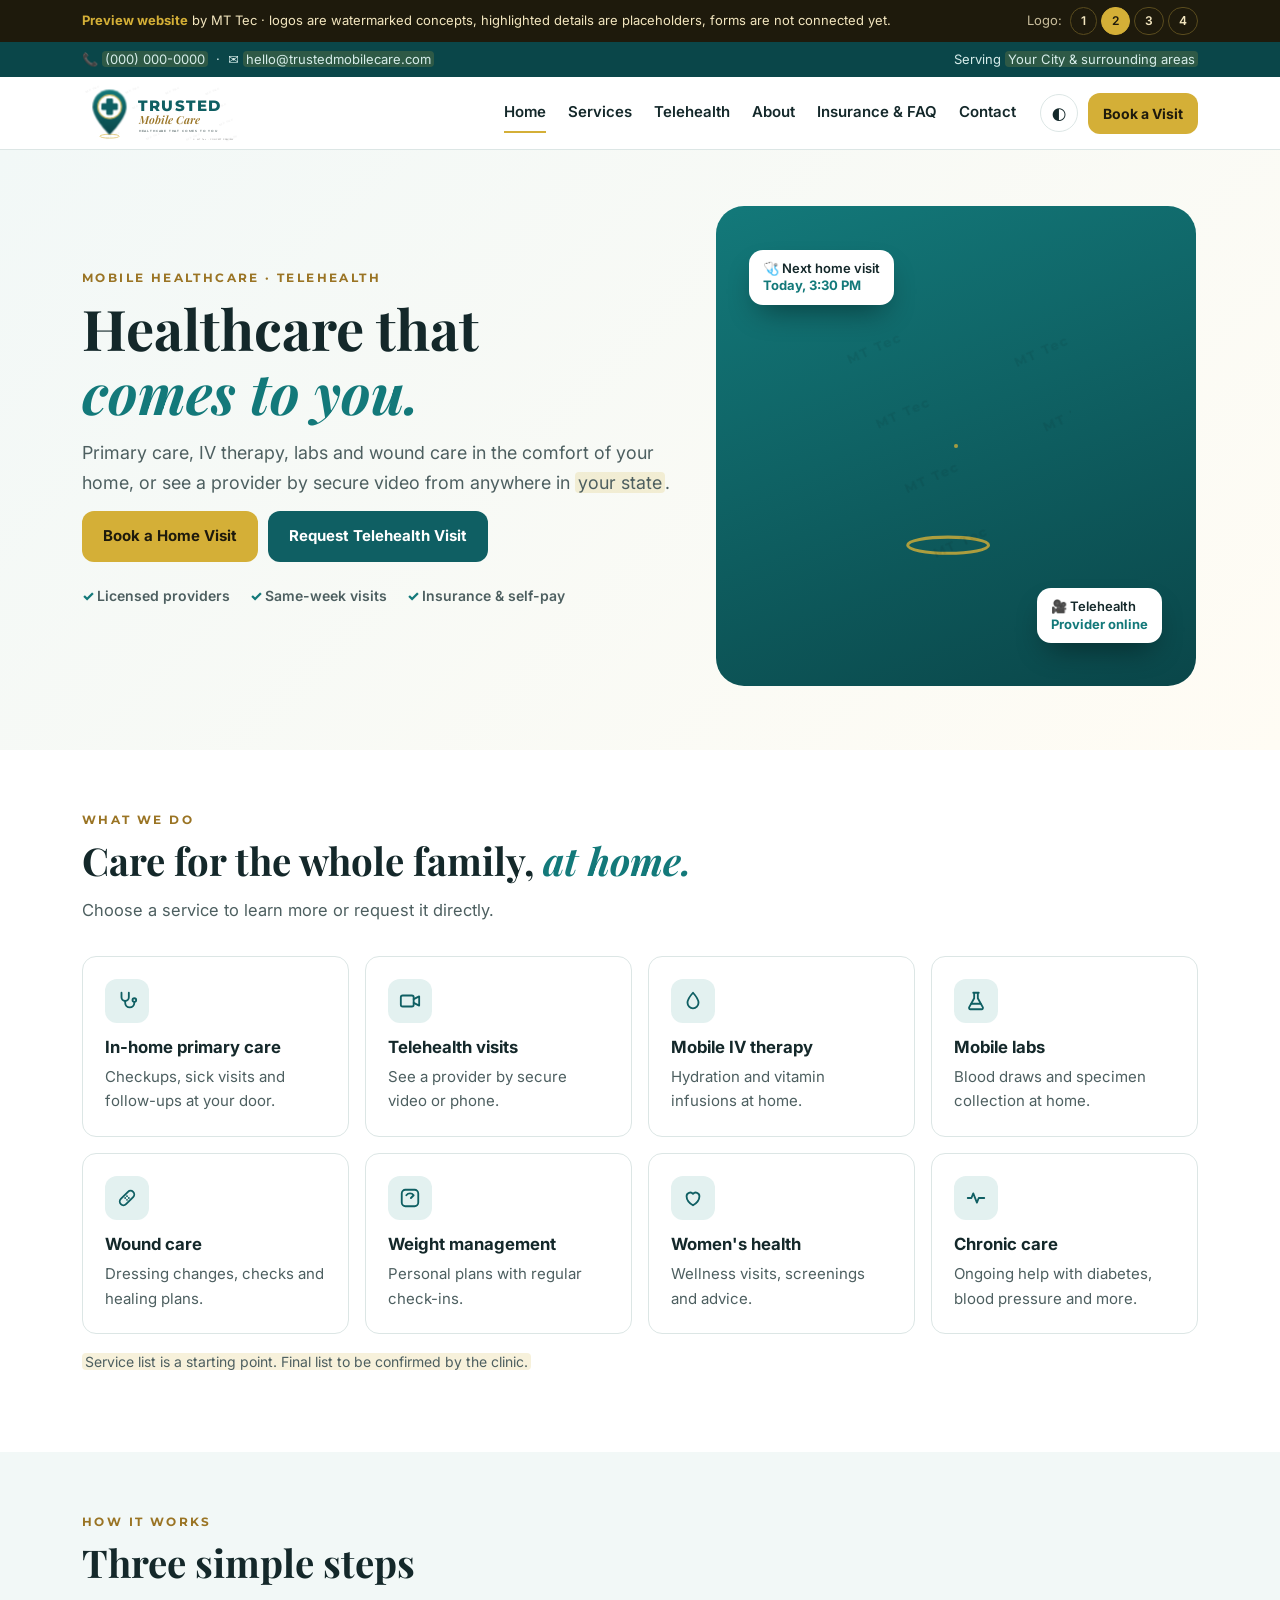
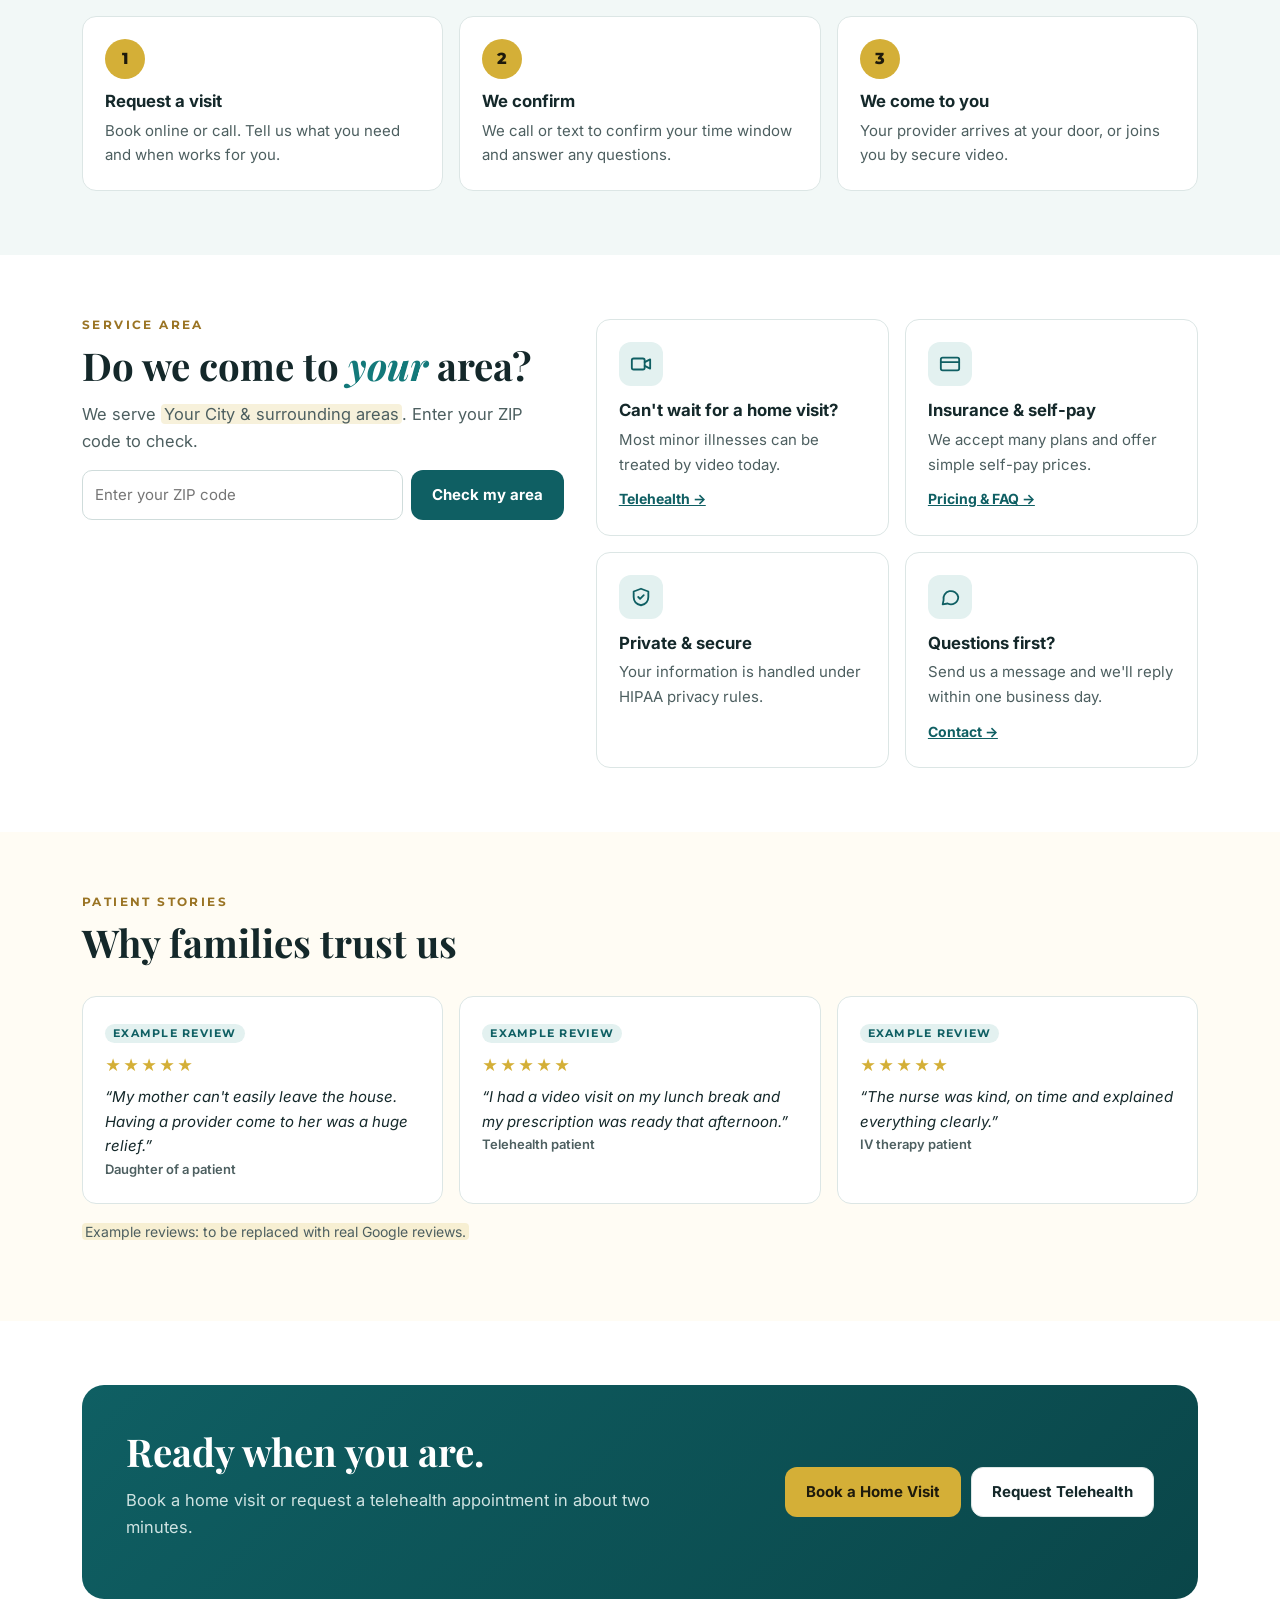
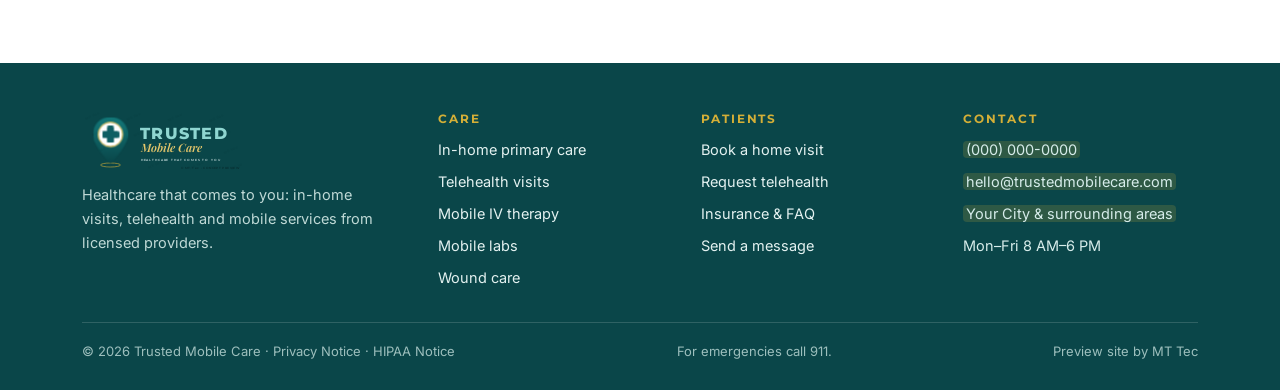
<file: docs/site/index.html>
<!doctype html>
<html lang="en">
<head>
<meta charset="utf-8">
<meta name="viewport" content="width=device-width, initial-scale=1, viewport-fit=cover">
<title>Trusted Mobile Care | Healthcare That Comes to You</title>
<meta name="description" content="In-home primary care, telehealth, mobile IV therapy, labs and wound care from licensed providers.">
<meta name="robots" content="noindex">
<link rel="icon" href="data:image/svg+xml,%3Csvg xmlns='http://www.w3.org/2000/svg' viewBox='0 0 32 32'%3E%3Crect width='32' height='32' rx='8' fill='%230F5F63'/%3E%3Cpath d='M13 7h6v6h6v6h-6v6h-6v-6H7v-6h6z' fill='%23D4AF37'/%3E%3C/svg%3E">
<link rel="preconnect" href="https://fonts.googleapis.com"><link rel="preconnect" href="https://fonts.gstatic.com" crossorigin>
<link href="https://fonts.googleapis.com/css2?family=Playfair+Display:ital,wght@0,600;0,700;1,600;1,700&family=Montserrat:wght@500;600;700;800&family=Poppins:wght@500;600;700&family=Inter:wght@400;500;600;700&display=swap" rel="stylesheet">
<link rel="stylesheet" href="assets/style.css">
<script>try{var t=localStorage.getItem('tmc-theme');if(t)document.documentElement.setAttribute('data-theme',t)}catch(e){}</script>
</head>
<body>
<a class="skip" href="#main">Skip to content</a>
<div class="preview-bar"><div class="wrap">
  <span><b>Preview website</b> by MT Tec · logos are watermarked concepts, highlighted details are placeholders, forms are not connected yet.</span>
  <div class="logo-pick" role="group" aria-label="Logo concept"><span>Logo:</span></div>
</div></div>
<div class="info"><div class="wrap">
  <span><a href="#" data-placeholder-link>📞 <span class="ph">(000) 000-0000</span></a> &nbsp;·&nbsp; <a href="#" data-placeholder-link>✉ <span class="ph">hello@trustedmobilecare.com</span></a></span>
  <span>Serving <span class="ph">Your City &amp; surrounding areas</span></span>
</div></div>
<header class="site"><div class="wrap">
  <a class="brand" href="index.html" aria-label="Trusted Mobile Care home"><span data-logo="full"><noscript>Trusted Mobile Care</noscript></span></a>
  <nav class="nav" aria-label="Main"><a href="index.html" aria-current="page">Home</a><a href="services.html">Services</a><a href="telehealth.html">Telehealth</a><a href="about.html">About</a><a href="faq.html">Insurance & FAQ</a><a href="contact.html">Contact</a></nav>
  <div class="head-actions">
    <button class="theme" type="button" data-theme-btn aria-label="Colour theme">◐</button>
    <a class="btn btn-gold btn-sm btn-book-head" href="book.html">Book a Visit</a>
    <button class="menu-btn" type="button" aria-expanded="false" aria-controls="mobile-nav">Menu</button>
  </div>
</div>
<nav class="mobile-nav" id="mobile-nav" aria-label="Mobile" hidden><div class="wrap"><a href="index.html" aria-current="page">Home</a><a href="services.html">Services</a><a href="telehealth.html">Telehealth</a><a href="about.html">About</a><a href="faq.html">Insurance & FAQ</a><a href="contact.html">Contact</a><a href="book.html">Book a Home Visit</a></div></nav>
</header>
<main id="main">

<section class="hero"><div class="wrap">
  <div>
    <span class="eyebrow">Mobile healthcare · Telehealth</span>
    <h1>Healthcare that <em>comes to you.</em></h1>
    <p class="lead">Primary care, IV therapy, labs and wound care in the comfort of your home, or see a provider by secure video from anywhere in <span class="ph">your state</span>.</p>
    <div class="btn-row"><a class="btn btn-gold" href="book.html">Book a Home Visit</a><a class="btn btn-primary" href="telehealth.html#request">Request Telehealth Visit</a></div>
    <ul class="trust"><li>Licensed providers</li><li>Same-week visits</li><li>Insurance &amp; self-pay</li></ul>
  </div>
  <div class="hero-art" aria-hidden="true"><span class="ring"></span><span class="ring" style="animation-delay:1.6s"></span>
    <div class="icon" data-logo="icon"></div>
    <div class="chip c1">🩺 Next home visit<b>Today, 3:30 PM</b></div>
    <div class="chip c2">🎥 Telehealth<b>Provider online</b></div>
  </div>
</div></section>

<section><div class="wrap">
  <div class="head"><span class="eyebrow">What we do</span><h2>Care for the whole family, <em>at home.</em></h2><p>Choose a service to learn more or request it directly.</p></div>
  <div class="grid g4"><a class="card" href="services.html#primary-care"><div class="ic"><svg width="22" height="22" viewBox="0 0 24 24" fill="none" stroke="currentColor" stroke-width="2" stroke-linecap="round" stroke-linejoin="round" aria-hidden="true"><path d="M6 3v5a4 4 0 0 0 8 0V3"/><path d="M10 12v2a5 5 0 0 0 10 0v-1"/><circle cx="20" cy="11" r="2"/></svg></div><h3>In-home primary care</h3><p>Checkups, sick visits and follow-ups at your door.</p></a><a class="card" href="services.html#telehealth"><div class="ic"><svg width="22" height="22" viewBox="0 0 24 24" fill="none" stroke="currentColor" stroke-width="2" stroke-linecap="round" stroke-linejoin="round" aria-hidden="true"><rect x="2" y="6" width="14" height="12" rx="2"/><path d="m16 10 6-3v10l-6-3"/></svg></div><h3>Telehealth visits</h3><p>See a provider by secure video or phone.</p></a><a class="card" href="services.html#iv-therapy"><div class="ic"><svg width="22" height="22" viewBox="0 0 24 24" fill="none" stroke="currentColor" stroke-width="2" stroke-linecap="round" stroke-linejoin="round" aria-hidden="true"><path d="M12 3s6 6.5 6 11a6 6 0 0 1-12 0c0-4.5 6-11 6-11z"/></svg></div><h3>Mobile IV therapy</h3><p>Hydration and vitamin infusions at home.</p></a><a class="card" href="services.html#labs"><div class="ic"><svg width="22" height="22" viewBox="0 0 24 24" fill="none" stroke="currentColor" stroke-width="2" stroke-linecap="round" stroke-linejoin="round" aria-hidden="true"><path d="M9 3h6M10 3v6L4.5 19a1.5 1.5 0 0 0 1.3 2h12.4a1.5 1.5 0 0 0 1.3-2L14 9V3"/><path d="M7 15h10"/></svg></div><h3>Mobile labs</h3><p>Blood draws and specimen collection at home.</p></a><a class="card" href="services.html#wound-care"><div class="ic"><svg width="22" height="22" viewBox="0 0 24 24" fill="none" stroke="currentColor" stroke-width="2" stroke-linecap="round" stroke-linejoin="round" aria-hidden="true"><rect x="2.5" y="8" width="19" height="8" rx="4" transform="rotate(-45 12 12)"/><path d="M10 12h.01M12 10h.01M12 14h.01M14 12h.01"/></svg></div><h3>Wound care</h3><p>Dressing changes, checks and healing plans.</p></a><a class="card" href="services.html#weight-management"><div class="ic"><svg width="22" height="22" viewBox="0 0 24 24" fill="none" stroke="currentColor" stroke-width="2" stroke-linecap="round" stroke-linejoin="round" aria-hidden="true"><rect x="3" y="3" width="18" height="18" rx="4"/><path d="M8 9a5 5 0 0 1 8 0l-3 3"/></svg></div><h3>Weight management</h3><p>Personal plans with regular check-ins.</p></a><a class="card" href="services.html#womens-health"><div class="ic"><svg width="22" height="22" viewBox="0 0 24 24" fill="none" stroke="currentColor" stroke-width="2" stroke-linecap="round" stroke-linejoin="round" aria-hidden="true"><path d="M12 20s-7-4.4-7-10a4 4 0 0 1 7-2.6A4 4 0 0 1 19 10c0 5.6-7 10-7 10z"/></svg></div><h3>Women's health</h3><p>Wellness visits, screenings and advice.</p></a><a class="card" href="services.html#chronic-care"><div class="ic"><svg width="22" height="22" viewBox="0 0 24 24" fill="none" stroke="currentColor" stroke-width="2" stroke-linecap="round" stroke-linejoin="round" aria-hidden="true"><path d="M3 12h4l2-5 4 10 2-5h6"/></svg></div><h3>Chronic care</h3><p>Ongoing help with diabetes, blood pressure and more.</p></a></div>
  <p style="margin-top:16px;font-size:14px"><span class="ph">Service list is a starting point. Final list to be confirmed by the clinic.</span></p>
</div></section>

<section class="tint"><div class="wrap">
  <div class="head"><span class="eyebrow">How it works</span><h2>Three simple steps</h2></div>
  <div class="grid g3 steps">
    <div class="card step"><h3>Request a visit</h3><p>Book online or call. Tell us what you need and when works for you.</p></div>
    <div class="card step"><h3>We confirm</h3><p>We call or text to confirm your time window and answer any questions.</p></div>
    <div class="card step"><h3>We come to you</h3><p>Your provider arrives at your door, or joins you by secure video.</p></div>
  </div>
</div></section>

<section><div class="wrap split">
  <div><span class="eyebrow">Service area</span><h2>Do we come to <em>your</em> area?</h2><p>We serve <span class="ph">Your City &amp; surrounding areas</span>. Enter your ZIP code to check.</p><div data-zip><div class="zip"><label for="zipcheck" class="sr" style="position:absolute;left:-999px">ZIP code</label><input id="zipcheck" inputmode="numeric" maxlength="5" placeholder="Enter your ZIP code"><button class="btn btn-primary" type="button">Check my area</button></div><div class="zip-out" role="status"></div></div></div>
  <div class="grid g2">
    <div class="card"><div class="ic"><svg width="22" height="22" viewBox="0 0 24 24" fill="none" stroke="currentColor" stroke-width="2" stroke-linecap="round" stroke-linejoin="round" aria-hidden="true"><rect x="2" y="6" width="14" height="12" rx="2"/><path d="m16 10 6-3v10l-6-3"/></svg></div><h3>Can't wait for a home visit?</h3><p>Most minor illnesses can be treated by video today.</p><a class="more" href="telehealth.html">Telehealth →</a></div>
    <div class="card"><div class="ic"><svg width="22" height="22" viewBox="0 0 24 24" fill="none" stroke="currentColor" stroke-width="2" stroke-linecap="round" stroke-linejoin="round" aria-hidden="true"><rect x="2" y="5" width="20" height="14" rx="2"/><path d="M2 10h20"/></svg></div><h3>Insurance &amp; self-pay</h3><p>We accept many plans and offer simple self-pay prices.</p><a class="more" href="faq.html">Pricing &amp; FAQ →</a></div>
    <div class="card"><div class="ic"><svg width="22" height="22" viewBox="0 0 24 24" fill="none" stroke="currentColor" stroke-width="2" stroke-linecap="round" stroke-linejoin="round" aria-hidden="true"><path d="M12 3 4 6v6c0 5 3.5 8 8 9 4.5-1 8-4 8-9V6z"/><path d="m9 12 2 2 4-4"/></svg></div><h3>Private &amp; secure</h3><p>Your information is handled under HIPAA privacy rules.</p></div>
    <div class="card"><div class="ic"><svg width="22" height="22" viewBox="0 0 24 24" fill="none" stroke="currentColor" stroke-width="2" stroke-linecap="round" stroke-linejoin="round" aria-hidden="true"><path d="M21 12a8 8 0 0 1-11.6 7.1L4 20l1-4.6A8 8 0 1 1 21 12z"/></svg></div><h3>Questions first?</h3><p>Send us a message and we'll reply within one business day.</p><a class="more" href="contact.html">Contact →</a></div>
  </div>
</div></section>

<section class="warm"><div class="wrap">
  <div class="head"><span class="eyebrow">Patient stories</span><h2>Why families trust us</h2></div>
  <div class="grid g3">
    <figure class="card quote" style="margin:0"><span class="example-tag">Example review</span><div class="stars" aria-label="5 out of 5">★★★★★</div><p>“My mother can't easily leave the house. Having a provider come to her was a huge relief.”</p><footer>Daughter of a patient</footer></figure><figure class="card quote" style="margin:0"><span class="example-tag">Example review</span><div class="stars" aria-label="5 out of 5">★★★★★</div><p>“I had a video visit on my lunch break and my prescription was ready that afternoon.”</p><footer>Telehealth patient</footer></figure><figure class="card quote" style="margin:0"><span class="example-tag">Example review</span><div class="stars" aria-label="5 out of 5">★★★★★</div><p>“The nurse was kind, on time and explained everything clearly.”</p><footer>IV therapy patient</footer></figure>
  </div>
  <p style="margin-top:16px;font-size:14px"><span class="ph">Example reviews: to be replaced with real Google reviews.</span></p>
</div></section>
<section><div class="wrap"><div class="band">
  <div><h2>Ready when you are.</h2><p>Book a home visit or request a telehealth appointment in about two minutes.</p></div>
  <div class="btn-row"><a class="btn btn-gold" href="book.html">Book a Home Visit</a><a class="btn btn-ghost" href="telehealth.html#request">Request Telehealth</a></div>
</div></div></section>
</main>
<footer class="site"><div class="wrap">
  <div class="foot-grid">
    <div><div class="foot-logo" data-logo="full"></div><p style="color:#BFD9D6;max-width:34ch">Healthcare that comes to you: in-home visits, telehealth and mobile services from licensed providers.</p></div>
    <div><h4>Care</h4><ul><li><a href="services.html#primary-care">In-home primary care</a></li><li><a href="services.html#telehealth">Telehealth visits</a></li><li><a href="services.html#iv-therapy">Mobile IV therapy</a></li><li><a href="services.html#labs">Mobile labs</a></li><li><a href="services.html#wound-care">Wound care</a></li></ul></div>
    <div><h4>Patients</h4><ul><li><a href="book.html">Book a home visit</a></li><li><a href="telehealth.html#request">Request telehealth</a></li><li><a href="faq.html">Insurance &amp; FAQ</a></li><li><a href="contact.html">Send a message</a></li></ul></div>
    <div><h4>Contact</h4><ul><li><span class="ph">(000) 000-0000</span></li><li><span class="ph">hello@trustedmobilecare.com</span></li><li><span class="ph">Your City &amp; surrounding areas</span></li><li>Mon–Fri 8 AM–6 PM</li></ul></div>
  </div>
  <div class="foot-bottom"><span>© <span data-year>2026</span> Trusted Mobile Care · Privacy Notice · HIPAA Notice</span><span>For emergencies call 911.</span><span>Preview site by MT Tec</span></div>
</div></footer>
<div class="dock"><a class="btn btn-ghost" href="#" data-placeholder-link>📞 Call</a><a class="btn btn-gold" href="book.html">Book a Visit</a></div>
<script src="assets/logos-data.js"></script>
<script src="assets/site.js"></script>
</body>
</html>
</file>
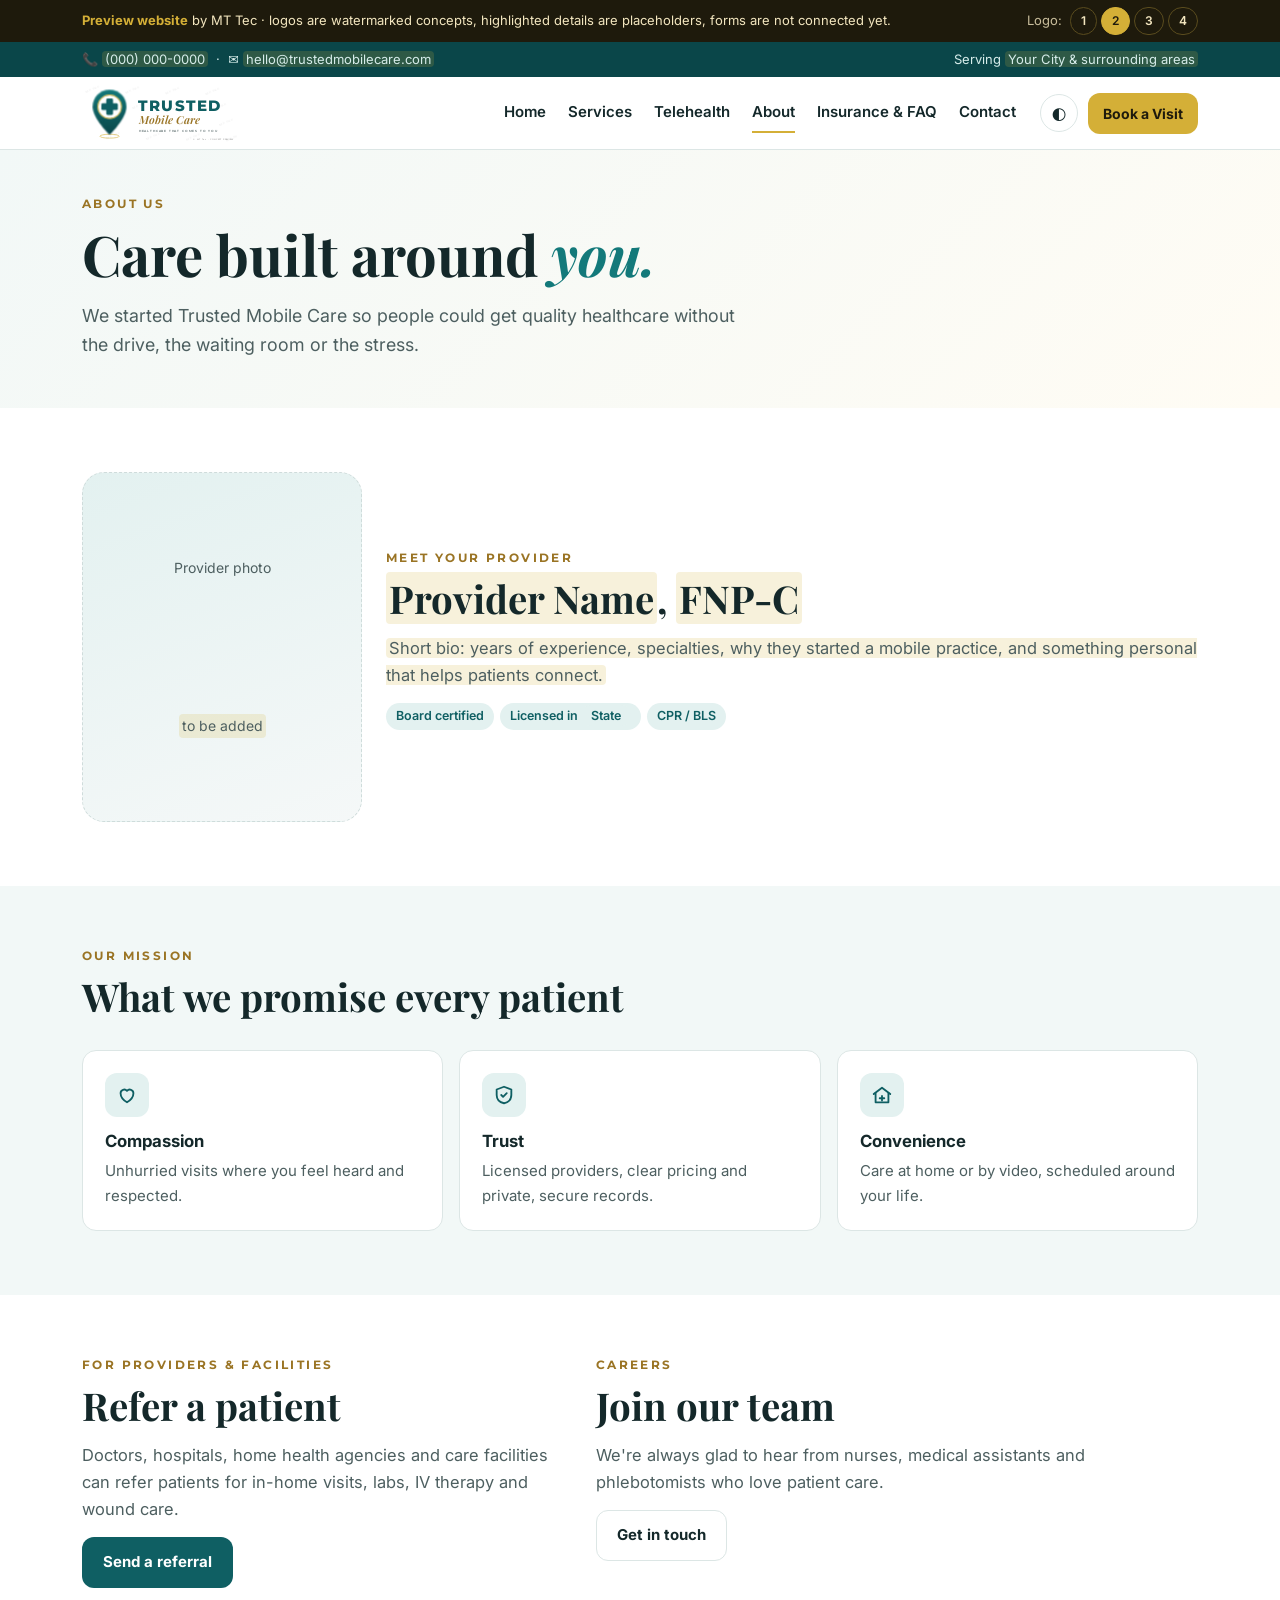
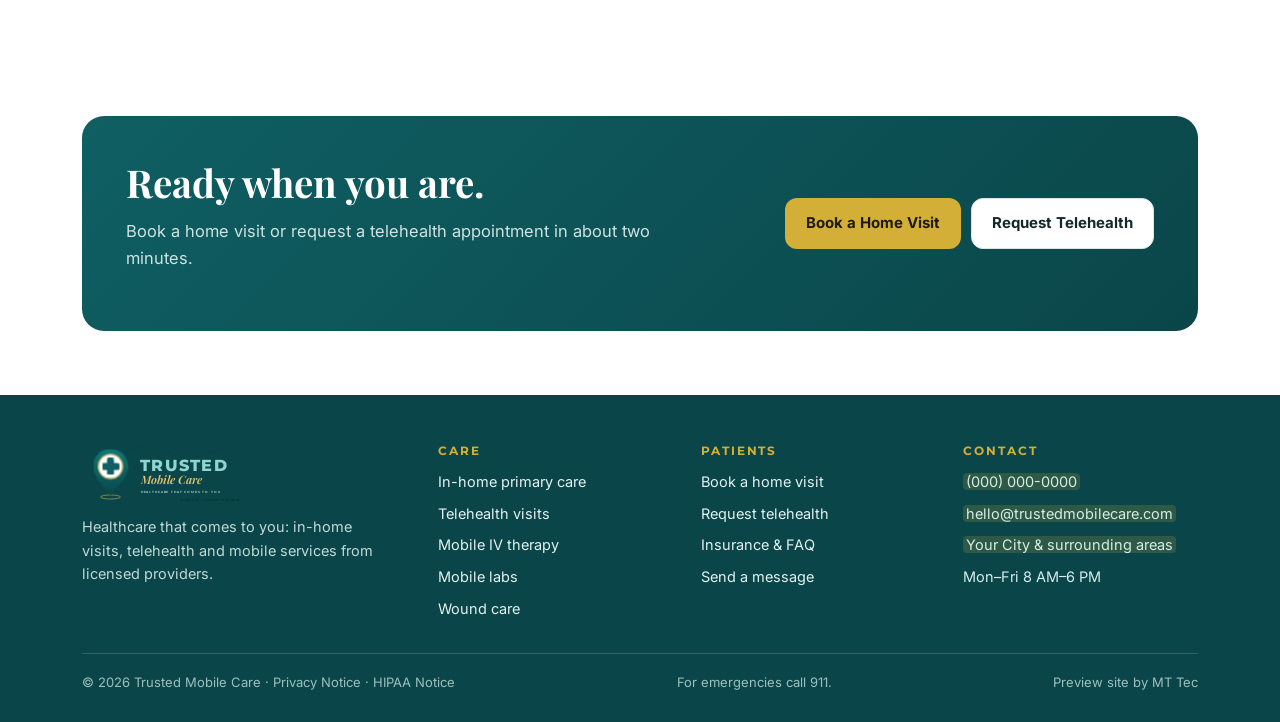
<file: docs/site/about.html>
<!doctype html>
<html lang="en">
<head>
<meta charset="utf-8">
<meta name="viewport" content="width=device-width, initial-scale=1, viewport-fit=cover">
<title>About | Trusted Mobile Care</title>
<meta name="description" content="Our mission and the provider behind Trusted Mobile Care.">
<meta name="robots" content="noindex">
<link rel="icon" href="data:image/svg+xml,%3Csvg xmlns='http://www.w3.org/2000/svg' viewBox='0 0 32 32'%3E%3Crect width='32' height='32' rx='8' fill='%230F5F63'/%3E%3Cpath d='M13 7h6v6h6v6h-6v6h-6v-6H7v-6h6z' fill='%23D4AF37'/%3E%3C/svg%3E">
<link rel="preconnect" href="https://fonts.googleapis.com"><link rel="preconnect" href="https://fonts.gstatic.com" crossorigin>
<link href="https://fonts.googleapis.com/css2?family=Playfair+Display:ital,wght@0,600;0,700;1,600;1,700&family=Montserrat:wght@500;600;700;800&family=Poppins:wght@500;600;700&family=Inter:wght@400;500;600;700&display=swap" rel="stylesheet">
<link rel="stylesheet" href="assets/style.css">
<script>try{var t=localStorage.getItem('tmc-theme');if(t)document.documentElement.setAttribute('data-theme',t)}catch(e){}</script>
</head>
<body>
<a class="skip" href="#main">Skip to content</a>
<div class="preview-bar"><div class="wrap">
  <span><b>Preview website</b> by MT Tec · logos are watermarked concepts, highlighted details are placeholders, forms are not connected yet.</span>
  <div class="logo-pick" role="group" aria-label="Logo concept"><span>Logo:</span></div>
</div></div>
<div class="info"><div class="wrap">
  <span><a href="#" data-placeholder-link>📞 <span class="ph">(000) 000-0000</span></a> &nbsp;·&nbsp; <a href="#" data-placeholder-link>✉ <span class="ph">hello@trustedmobilecare.com</span></a></span>
  <span>Serving <span class="ph">Your City &amp; surrounding areas</span></span>
</div></div>
<header class="site"><div class="wrap">
  <a class="brand" href="index.html" aria-label="Trusted Mobile Care home"><span data-logo="full"><noscript>Trusted Mobile Care</noscript></span></a>
  <nav class="nav" aria-label="Main"><a href="index.html">Home</a><a href="services.html">Services</a><a href="telehealth.html">Telehealth</a><a href="about.html" aria-current="page">About</a><a href="faq.html">Insurance & FAQ</a><a href="contact.html">Contact</a></nav>
  <div class="head-actions">
    <button class="theme" type="button" data-theme-btn aria-label="Colour theme">◐</button>
    <a class="btn btn-gold btn-sm btn-book-head" href="book.html">Book a Visit</a>
    <button class="menu-btn" type="button" aria-expanded="false" aria-controls="mobile-nav">Menu</button>
  </div>
</div>
<nav class="mobile-nav" id="mobile-nav" aria-label="Mobile" hidden><div class="wrap"><a href="index.html">Home</a><a href="services.html">Services</a><a href="telehealth.html">Telehealth</a><a href="about.html" aria-current="page">About</a><a href="faq.html">Insurance & FAQ</a><a href="contact.html">Contact</a><a href="book.html">Book a Home Visit</a></div></nav>
</header>
<main id="main">

<section class="page-hero"><div class="wrap"><span class="eyebrow">About us</span><h1>Care built around <em>you.</em></h1><p class="lead">We started Trusted Mobile Care so people could get quality healthcare without the drive, the waiting room or the stress.</p></div></section>
<section><div class="wrap">
  <div class="provider">
    <div class="portrait">Provider photo<br><span class="ph">to be added</span></div>
    <div><span class="eyebrow">Meet your provider</span><h2><span class="ph">Provider Name</span>, <span class="ph">FNP-C</span></h2>
      <p><span class="ph">Short bio: years of experience, specialties, why they started a mobile practice, and something personal that helps patients connect.</span></p>
      <div class="tags"><span>Board certified</span><span>Licensed in <span class="ph">State</span></span><span>CPR / BLS</span></div>
    </div>
  </div>
</div></section>
<section class="tint"><div class="wrap">
  <div class="head"><span class="eyebrow">Our mission</span><h2>What we promise every patient</h2></div>
  <div class="grid g3">
    <div class="card"><div class="ic"><svg width="22" height="22" viewBox="0 0 24 24" fill="none" stroke="currentColor" stroke-width="2" stroke-linecap="round" stroke-linejoin="round" aria-hidden="true"><path d="M12 20s-7-4.4-7-10a4 4 0 0 1 7-2.6A4 4 0 0 1 19 10c0 5.6-7 10-7 10z"/></svg></div><h3>Compassion</h3><p>Unhurried visits where you feel heard and respected.</p></div>
    <div class="card"><div class="ic"><svg width="22" height="22" viewBox="0 0 24 24" fill="none" stroke="currentColor" stroke-width="2" stroke-linecap="round" stroke-linejoin="round" aria-hidden="true"><path d="M12 3 4 6v6c0 5 3.5 8 8 9 4.5-1 8-4 8-9V6z"/><path d="m9 12 2 2 4-4"/></svg></div><h3>Trust</h3><p>Licensed providers, clear pricing and private, secure records.</p></div>
    <div class="card"><div class="ic"><svg width="22" height="22" viewBox="0 0 24 24" fill="none" stroke="currentColor" stroke-width="2" stroke-linecap="round" stroke-linejoin="round" aria-hidden="true"><path d="M3 11 12 4l9 7"/><path d="M5 10v10h14V10"/><path d="M12 13v5M9.5 15.5h5"/></svg></div><h3>Convenience</h3><p>Care at home or by video, scheduled around your life.</p></div>
  </div>
</div></section>
<section><div class="wrap split">
  <div><span class="eyebrow">For providers &amp; facilities</span><h2>Refer a patient</h2><p>Doctors, hospitals, home health agencies and care facilities can refer patients for in-home visits, labs, IV therapy and wound care.</p><a class="btn btn-primary" href="contact.html">Send a referral</a></div>
  <div><span class="eyebrow">Careers</span><h2>Join our team</h2><p>We're always glad to hear from nurses, medical assistants and phlebotomists who love patient care.</p><a class="btn btn-ghost" href="contact.html">Get in touch</a></div>
</div></section>
<section><div class="wrap"><div class="band">
  <div><h2>Ready when you are.</h2><p>Book a home visit or request a telehealth appointment in about two minutes.</p></div>
  <div class="btn-row"><a class="btn btn-gold" href="book.html">Book a Home Visit</a><a class="btn btn-ghost" href="telehealth.html#request">Request Telehealth</a></div>
</div></div></section>
</main>
<footer class="site"><div class="wrap">
  <div class="foot-grid">
    <div><div class="foot-logo" data-logo="full"></div><p style="color:#BFD9D6;max-width:34ch">Healthcare that comes to you: in-home visits, telehealth and mobile services from licensed providers.</p></div>
    <div><h4>Care</h4><ul><li><a href="services.html#primary-care">In-home primary care</a></li><li><a href="services.html#telehealth">Telehealth visits</a></li><li><a href="services.html#iv-therapy">Mobile IV therapy</a></li><li><a href="services.html#labs">Mobile labs</a></li><li><a href="services.html#wound-care">Wound care</a></li></ul></div>
    <div><h4>Patients</h4><ul><li><a href="book.html">Book a home visit</a></li><li><a href="telehealth.html#request">Request telehealth</a></li><li><a href="faq.html">Insurance &amp; FAQ</a></li><li><a href="contact.html">Send a message</a></li></ul></div>
    <div><h4>Contact</h4><ul><li><span class="ph">(000) 000-0000</span></li><li><span class="ph">hello@trustedmobilecare.com</span></li><li><span class="ph">Your City &amp; surrounding areas</span></li><li>Mon–Fri 8 AM–6 PM</li></ul></div>
  </div>
  <div class="foot-bottom"><span>© <span data-year>2026</span> Trusted Mobile Care · Privacy Notice · HIPAA Notice</span><span>For emergencies call 911.</span><span>Preview site by MT Tec</span></div>
</div></footer>
<div class="dock"><a class="btn btn-ghost" href="#" data-placeholder-link>📞 Call</a><a class="btn btn-gold" href="book.html">Book a Visit</a></div>
<script src="assets/logos-data.js"></script>
<script src="assets/site.js"></script>
</body>
</html>
</file>
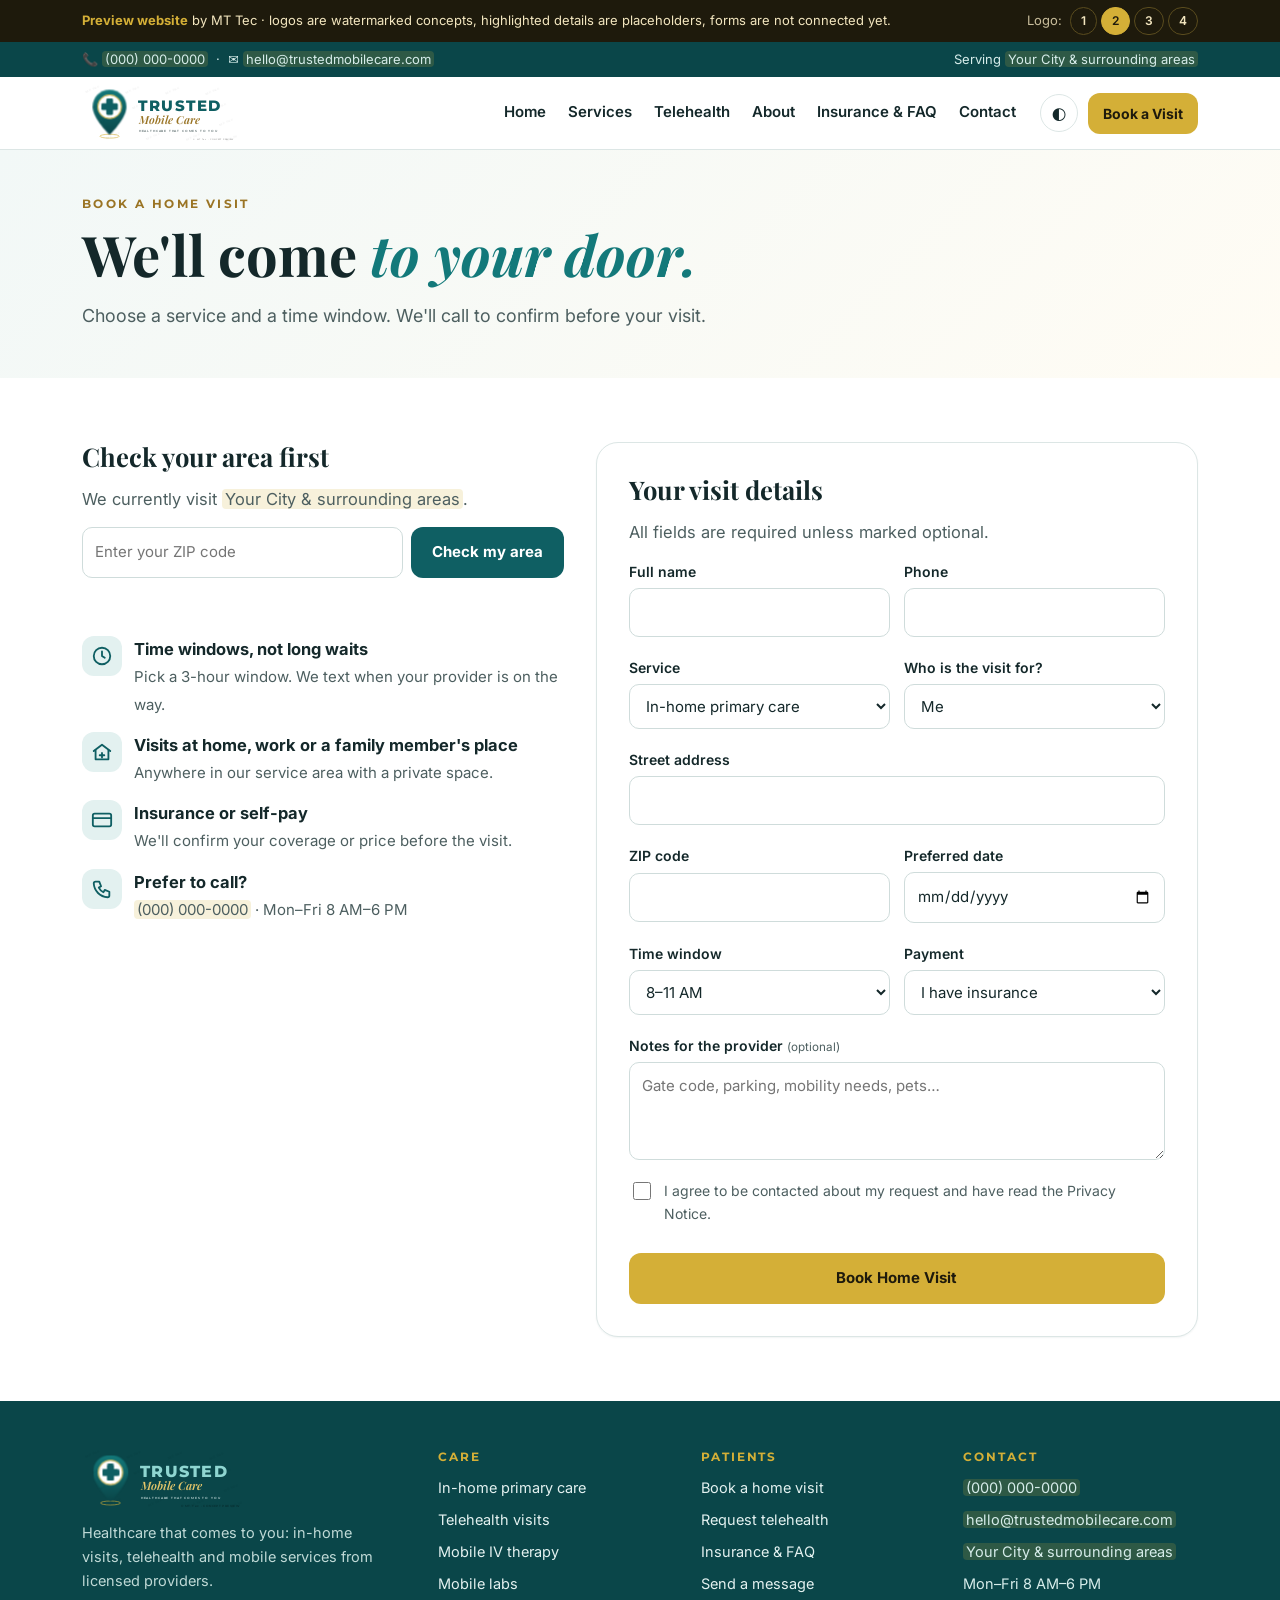
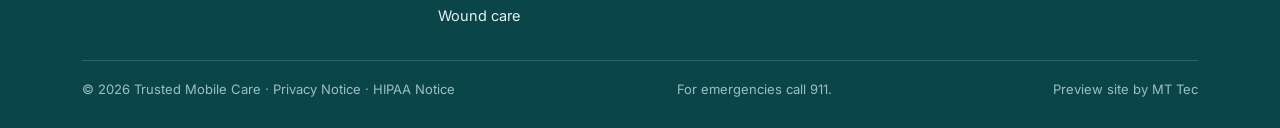
<file: docs/site/book.html>
<!doctype html>
<html lang="en">
<head>
<meta charset="utf-8">
<meta name="viewport" content="width=device-width, initial-scale=1, viewport-fit=cover">
<title>Book a Home Visit | Trusted Mobile Care</title>
<meta name="description" content="Book an in-home visit: choose a service, your address and a time window.">
<meta name="robots" content="noindex">
<link rel="icon" href="data:image/svg+xml,%3Csvg xmlns='http://www.w3.org/2000/svg' viewBox='0 0 32 32'%3E%3Crect width='32' height='32' rx='8' fill='%230F5F63'/%3E%3Cpath d='M13 7h6v6h6v6h-6v6h-6v-6H7v-6h6z' fill='%23D4AF37'/%3E%3C/svg%3E">
<link rel="preconnect" href="https://fonts.googleapis.com"><link rel="preconnect" href="https://fonts.gstatic.com" crossorigin>
<link href="https://fonts.googleapis.com/css2?family=Playfair+Display:ital,wght@0,600;0,700;1,600;1,700&family=Montserrat:wght@500;600;700;800&family=Poppins:wght@500;600;700&family=Inter:wght@400;500;600;700&display=swap" rel="stylesheet">
<link rel="stylesheet" href="assets/style.css">
<script>try{var t=localStorage.getItem('tmc-theme');if(t)document.documentElement.setAttribute('data-theme',t)}catch(e){}</script>
</head>
<body>
<a class="skip" href="#main">Skip to content</a>
<div class="preview-bar"><div class="wrap">
  <span><b>Preview website</b> by MT Tec · logos are watermarked concepts, highlighted details are placeholders, forms are not connected yet.</span>
  <div class="logo-pick" role="group" aria-label="Logo concept"><span>Logo:</span></div>
</div></div>
<div class="info"><div class="wrap">
  <span><a href="#" data-placeholder-link>📞 <span class="ph">(000) 000-0000</span></a> &nbsp;·&nbsp; <a href="#" data-placeholder-link>✉ <span class="ph">hello@trustedmobilecare.com</span></a></span>
  <span>Serving <span class="ph">Your City &amp; surrounding areas</span></span>
</div></div>
<header class="site"><div class="wrap">
  <a class="brand" href="index.html" aria-label="Trusted Mobile Care home"><span data-logo="full"><noscript>Trusted Mobile Care</noscript></span></a>
  <nav class="nav" aria-label="Main"><a href="index.html">Home</a><a href="services.html">Services</a><a href="telehealth.html">Telehealth</a><a href="about.html">About</a><a href="faq.html">Insurance & FAQ</a><a href="contact.html">Contact</a></nav>
  <div class="head-actions">
    <button class="theme" type="button" data-theme-btn aria-label="Colour theme">◐</button>
    <a class="btn btn-gold btn-sm btn-book-head" href="book.html">Book a Visit</a>
    <button class="menu-btn" type="button" aria-expanded="false" aria-controls="mobile-nav">Menu</button>
  </div>
</div>
<nav class="mobile-nav" id="mobile-nav" aria-label="Mobile" hidden><div class="wrap"><a href="index.html">Home</a><a href="services.html">Services</a><a href="telehealth.html">Telehealth</a><a href="about.html">About</a><a href="faq.html">Insurance & FAQ</a><a href="contact.html">Contact</a><a href="book.html">Book a Home Visit</a></div></nav>
</header>
<main id="main">

<section class="page-hero"><div class="wrap"><span class="eyebrow">Book a home visit</span><h1>We'll come <em>to your door.</em></h1><p class="lead">Choose a service and a time window. We'll call to confirm before your visit.</p></div></section>
<section><div class="wrap split">
  <div>
    <h2 style="font-size:1.6rem">Check your area first</h2><p>We currently visit <span class="ph">Your City &amp; surrounding areas</span>.</p><div data-zip><div class="zip"><label for="zipcheck" class="sr" style="position:absolute;left:-999px">ZIP code</label><input id="zipcheck" inputmode="numeric" maxlength="5" placeholder="Enter your ZIP code"><button class="btn btn-primary" type="button">Check my area</button></div><div class="zip-out" role="status"></div></div>
    <ul class="aside-list" style="margin-top:28px">
      <li><div class="ic"><svg width="22" height="22" viewBox="0 0 24 24" fill="none" stroke="currentColor" stroke-width="2" stroke-linecap="round" stroke-linejoin="round" aria-hidden="true"><circle cx="12" cy="12" r="9"/><path d="M12 7v5l3 2"/></svg></div><div><b>Time windows, not long waits</b><span>Pick a 3-hour window. We text when your provider is on the way.</span></div></li>
      <li><div class="ic"><svg width="22" height="22" viewBox="0 0 24 24" fill="none" stroke="currentColor" stroke-width="2" stroke-linecap="round" stroke-linejoin="round" aria-hidden="true"><path d="M3 11 12 4l9 7"/><path d="M5 10v10h14V10"/><path d="M12 13v5M9.5 15.5h5"/></svg></div><div><b>Visits at home, work or a family member's place</b><span>Anywhere in our service area with a private space.</span></div></li>
      <li><div class="ic"><svg width="22" height="22" viewBox="0 0 24 24" fill="none" stroke="currentColor" stroke-width="2" stroke-linecap="round" stroke-linejoin="round" aria-hidden="true"><rect x="2" y="5" width="20" height="14" rx="2"/><path d="M2 10h20"/></svg></div><div><b>Insurance or self-pay</b><span>We'll confirm your coverage or price before the visit.</span></div></li>
      <li><div class="ic"><svg width="22" height="22" viewBox="0 0 24 24" fill="none" stroke="currentColor" stroke-width="2" stroke-linecap="round" stroke-linejoin="round" aria-hidden="true"><path d="M5 4h4l2 5-2.5 1.5a11 11 0 0 0 5 5L15 13l5 2v4a2 2 0 0 1-2 2A16 16 0 0 1 3 6a2 2 0 0 1 2-2"/></svg></div><div><b>Prefer to call?</b><span><span class="ph">(000) 000-0000</span> · Mon–Fri 8 AM–6 PM</span></div></li>
    </ul>
  </div>
  <div class="form-card"><h2 style="font-size:1.6rem">Your visit details</h2><p>All fields are required unless marked optional.</p><form class="form" data-demo="✓ Preview only: on the live site this booking goes to the clinic, and they call you to confirm your address and time window.">
    <div class="field"><label for="b-name">Full name</label><input id="b-name" name="name" autocomplete="name" required><span class="err" data-err-for="b-name"></span></div>
    <div class="field"><label for="b-phone">Phone</label><input id="b-phone" name="phone" type="tel" autocomplete="tel" required><span class="err" data-err-for="b-phone"></span></div>
    <div class="field"><label for="b-svc">Service</label><select id="b-svc" name="service"><option value="primary-care" selected>In-home primary care</option><option value="telehealth">Telehealth visits</option><option value="iv-therapy">Mobile IV therapy</option><option value="labs">Mobile labs</option><option value="wound-care">Wound care</option><option value="weight-management">Weight management</option><option value="womens-health">Women's health</option><option value="chronic-care">Chronic care</option></select><span class="err" data-err-for="b-svc"></span></div>
    <div class="field"><label for="b-for">Who is the visit for?</label><select id="b-for" name="for"><option>Me</option><option>A family member</option><option>Someone I care for</option></select><span class="err" data-err-for="b-for"></span></div>
    <div class="field full"><label for="b-addr">Street address</label><input id="b-addr" name="address" autocomplete="street-address" required><span class="err" data-err-for="b-addr"></span></div>
    <div class="field"><label for="b-zip">ZIP code</label><input id="b-zip" name="zip" inputmode="numeric" pattern="[0-9]{5}" autocomplete="postal-code" required data-msg="Please enter a 5-digit ZIP code."><span class="err" data-err-for="b-zip"></span></div>
    <div class="field"><label for="b-date">Preferred date</label><input id="b-date" name="date" type="date" required><span class="err" data-err-for="b-date"></span></div>
    <div class="field"><label for="b-win">Time window</label><select id="b-win" name="window"><option>8–11 AM</option><option>11 AM–2 PM</option><option>2–6 PM</option></select><span class="err" data-err-for="b-win"></span></div>
    <div class="field"><label for="b-ins">Payment</label><select id="b-ins" name="insurance"><option>I have insurance</option><option>Self-pay</option><option>Not sure yet</option></select><span class="err" data-err-for="b-ins"></span></div>
    <div class="field full"><label for="b-notes">Notes for the provider <small>(optional)</small></label><textarea id="b-notes" name="notes" rows="3" placeholder="Gate code, parking, mobility needs, pets…"></textarea><span class="err" data-err-for="b-notes"></span></div>
    <label class="check full" for="b-ok"><input type="checkbox" id="b-ok" required data-msg="Please agree before sending."> I agree to be contacted about my request and have read the Privacy Notice.</label><span class="err full" data-err-for="b-ok"></span>
    <button class="btn btn-gold full" type="submit">Book Home Visit</button>
    <div class="result full" role="status"></div>
  </form></div>
</div></section>
</main>
<footer class="site"><div class="wrap">
  <div class="foot-grid">
    <div><div class="foot-logo" data-logo="full"></div><p style="color:#BFD9D6;max-width:34ch">Healthcare that comes to you: in-home visits, telehealth and mobile services from licensed providers.</p></div>
    <div><h4>Care</h4><ul><li><a href="services.html#primary-care">In-home primary care</a></li><li><a href="services.html#telehealth">Telehealth visits</a></li><li><a href="services.html#iv-therapy">Mobile IV therapy</a></li><li><a href="services.html#labs">Mobile labs</a></li><li><a href="services.html#wound-care">Wound care</a></li></ul></div>
    <div><h4>Patients</h4><ul><li><a href="book.html">Book a home visit</a></li><li><a href="telehealth.html#request">Request telehealth</a></li><li><a href="faq.html">Insurance &amp; FAQ</a></li><li><a href="contact.html">Send a message</a></li></ul></div>
    <div><h4>Contact</h4><ul><li><span class="ph">(000) 000-0000</span></li><li><span class="ph">hello@trustedmobilecare.com</span></li><li><span class="ph">Your City &amp; surrounding areas</span></li><li>Mon–Fri 8 AM–6 PM</li></ul></div>
  </div>
  <div class="foot-bottom"><span>© <span data-year>2026</span> Trusted Mobile Care · Privacy Notice · HIPAA Notice</span><span>For emergencies call 911.</span><span>Preview site by MT Tec</span></div>
</div></footer>
<div class="dock"><a class="btn btn-ghost" href="#" data-placeholder-link>📞 Call</a><a class="btn btn-gold" href="book.html">Book a Visit</a></div>
<script src="assets/logos-data.js"></script>
<script src="assets/site.js"></script>
</body>
</html>
</file>
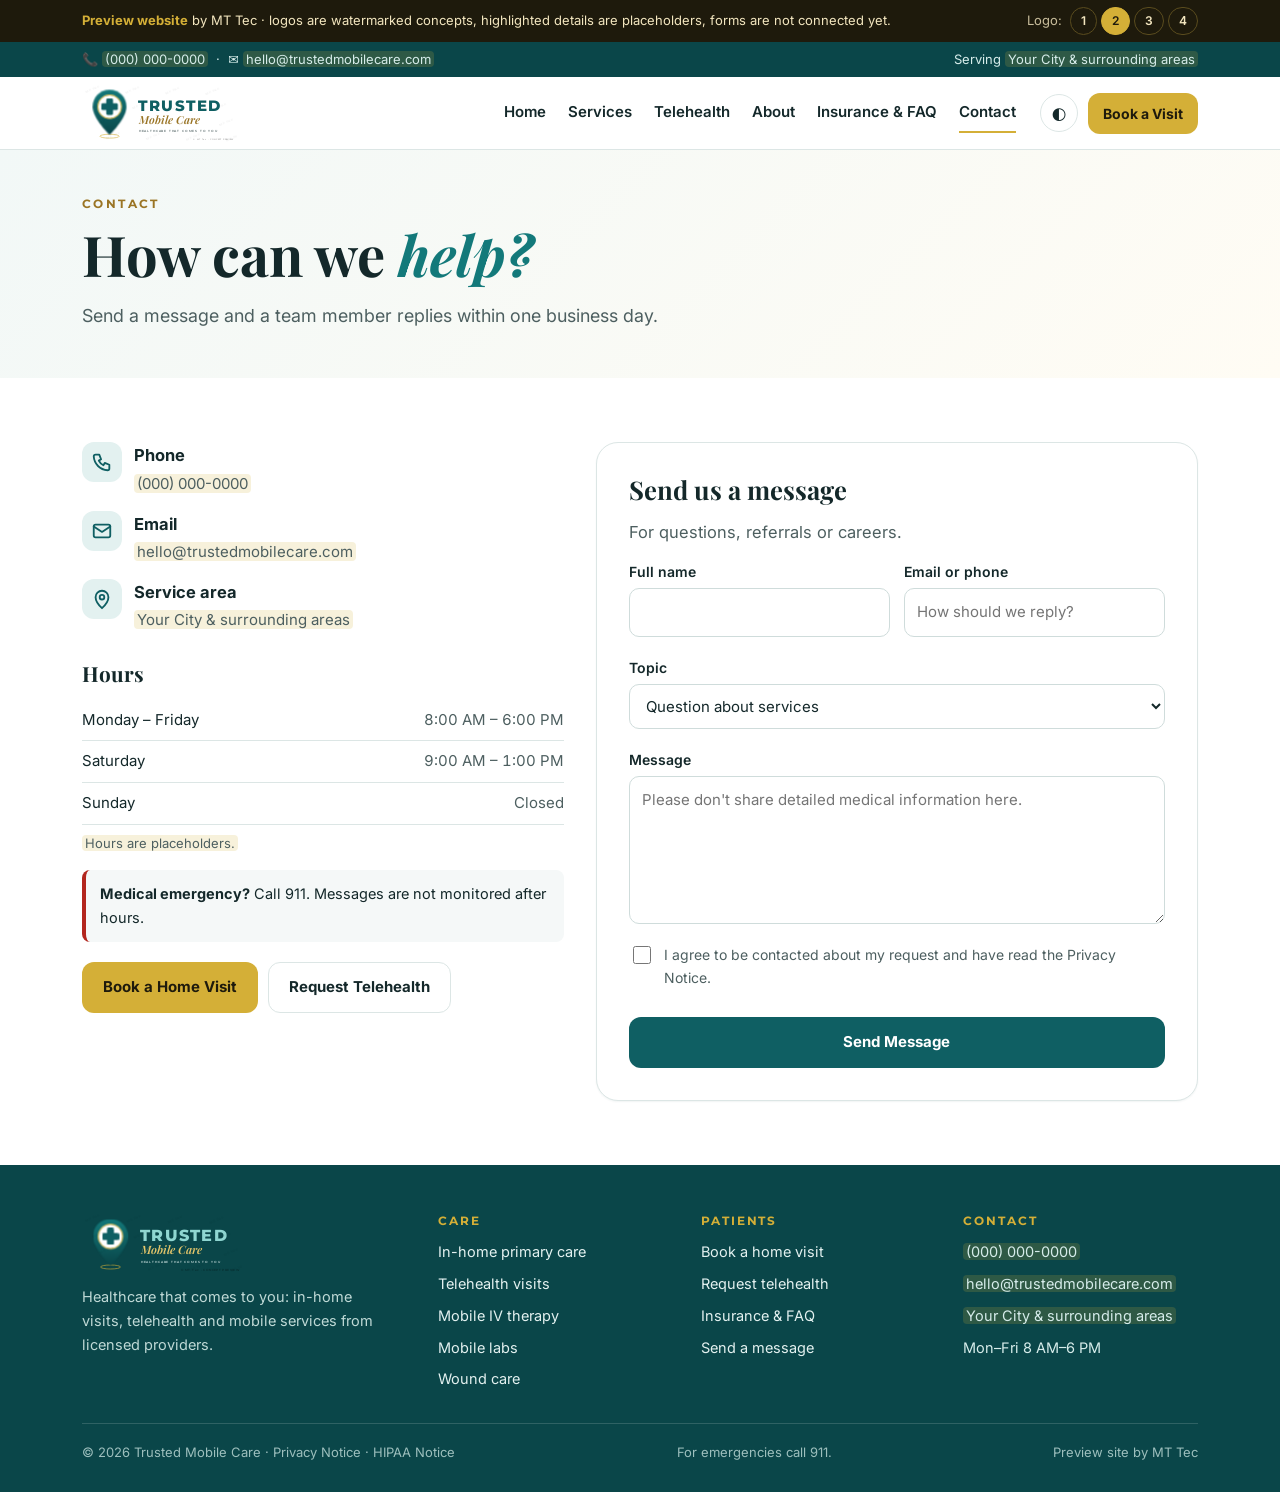
<file: docs/site/contact.html>
<!doctype html>
<html lang="en">
<head>
<meta charset="utf-8">
<meta name="viewport" content="width=device-width, initial-scale=1, viewport-fit=cover">
<title>Contact | Trusted Mobile Care</title>
<meta name="description" content="Send a message, call, or request a visit with Trusted Mobile Care.">
<meta name="robots" content="noindex">
<link rel="icon" href="data:image/svg+xml,%3Csvg xmlns='http://www.w3.org/2000/svg' viewBox='0 0 32 32'%3E%3Crect width='32' height='32' rx='8' fill='%230F5F63'/%3E%3Cpath d='M13 7h6v6h6v6h-6v6h-6v-6H7v-6h6z' fill='%23D4AF37'/%3E%3C/svg%3E">
<link rel="preconnect" href="https://fonts.googleapis.com"><link rel="preconnect" href="https://fonts.gstatic.com" crossorigin>
<link href="https://fonts.googleapis.com/css2?family=Playfair+Display:ital,wght@0,600;0,700;1,600;1,700&family=Montserrat:wght@500;600;700;800&family=Poppins:wght@500;600;700&family=Inter:wght@400;500;600;700&display=swap" rel="stylesheet">
<link rel="stylesheet" href="assets/style.css">
<script>try{var t=localStorage.getItem('tmc-theme');if(t)document.documentElement.setAttribute('data-theme',t)}catch(e){}</script>
</head>
<body>
<a class="skip" href="#main">Skip to content</a>
<div class="preview-bar"><div class="wrap">
  <span><b>Preview website</b> by MT Tec · logos are watermarked concepts, highlighted details are placeholders, forms are not connected yet.</span>
  <div class="logo-pick" role="group" aria-label="Logo concept"><span>Logo:</span></div>
</div></div>
<div class="info"><div class="wrap">
  <span><a href="#" data-placeholder-link>📞 <span class="ph">(000) 000-0000</span></a> &nbsp;·&nbsp; <a href="#" data-placeholder-link>✉ <span class="ph">hello@trustedmobilecare.com</span></a></span>
  <span>Serving <span class="ph">Your City &amp; surrounding areas</span></span>
</div></div>
<header class="site"><div class="wrap">
  <a class="brand" href="index.html" aria-label="Trusted Mobile Care home"><span data-logo="full"><noscript>Trusted Mobile Care</noscript></span></a>
  <nav class="nav" aria-label="Main"><a href="index.html">Home</a><a href="services.html">Services</a><a href="telehealth.html">Telehealth</a><a href="about.html">About</a><a href="faq.html">Insurance & FAQ</a><a href="contact.html" aria-current="page">Contact</a></nav>
  <div class="head-actions">
    <button class="theme" type="button" data-theme-btn aria-label="Colour theme">◐</button>
    <a class="btn btn-gold btn-sm btn-book-head" href="book.html">Book a Visit</a>
    <button class="menu-btn" type="button" aria-expanded="false" aria-controls="mobile-nav">Menu</button>
  </div>
</div>
<nav class="mobile-nav" id="mobile-nav" aria-label="Mobile" hidden><div class="wrap"><a href="index.html">Home</a><a href="services.html">Services</a><a href="telehealth.html">Telehealth</a><a href="about.html">About</a><a href="faq.html">Insurance & FAQ</a><a href="contact.html" aria-current="page">Contact</a><a href="book.html">Book a Home Visit</a></div></nav>
</header>
<main id="main">

<section class="page-hero"><div class="wrap"><span class="eyebrow">Contact</span><h1>How can we <em>help?</em></h1><p class="lead">Send a message and a team member replies within one business day.</p></div></section>
<section><div class="wrap split">
  <div>
    <ul class="aside-list">
      <li><div class="ic"><svg width="22" height="22" viewBox="0 0 24 24" fill="none" stroke="currentColor" stroke-width="2" stroke-linecap="round" stroke-linejoin="round" aria-hidden="true"><path d="M5 4h4l2 5-2.5 1.5a11 11 0 0 0 5 5L15 13l5 2v4a2 2 0 0 1-2 2A16 16 0 0 1 3 6a2 2 0 0 1 2-2"/></svg></div><div><b>Phone</b><span><span class="ph">(000) 000-0000</span></span></div></li>
      <li><div class="ic"><svg width="22" height="22" viewBox="0 0 24 24" fill="none" stroke="currentColor" stroke-width="2" stroke-linecap="round" stroke-linejoin="round" aria-hidden="true"><rect x="3" y="5" width="18" height="14" rx="2"/><path d="m3 7 9 6 9-6"/></svg></div><div><b>Email</b><span><span class="ph">hello@trustedmobilecare.com</span></span></div></li>
      <li><div class="ic"><svg width="22" height="22" viewBox="0 0 24 24" fill="none" stroke="currentColor" stroke-width="2" stroke-linecap="round" stroke-linejoin="round" aria-hidden="true"><path d="M12 22s7-6.6 7-12a7 7 0 0 0-14 0c0 5.4 7 12 7 12z"/><circle cx="12" cy="10" r="2.5"/></svg></div><div><b>Service area</b><span><span class="ph">Your City &amp; surrounding areas</span></span></div></li>
    </ul>
    <h3 style="margin-top:28px">Hours</h3>
    <table class="hours"><tbody><tr><td>Monday – Friday</td><td>8:00 AM – 6:00 PM</td></tr><tr><td>Saturday</td><td>9:00 AM – 1:00 PM</td></tr><tr><td>Sunday</td><td>Closed</td></tr></tbody></table>
    <p style="font-size:13px;margin-top:8px"><span class="ph">Hours are placeholders.</span></p>
    <p class="alert" style="margin-top:16px"><b>Medical emergency?</b> Call 911. Messages are not monitored after hours.</p>
    <div class="btn-row" style="margin-top:20px"><a class="btn btn-gold" href="book.html">Book a Home Visit</a><a class="btn btn-ghost" href="telehealth.html#request">Request Telehealth</a></div>
  </div>
  <div class="form-card"><h2 style="font-size:1.6rem">Send us a message</h2><p>For questions, referrals or careers.</p><form class="form" data-demo="✓ Preview only: on the live site your message arrives in the clinic's inbox and someone replies within one business day.">
    <div class="field"><label for="c-name">Full name</label><input id="c-name" name="name" autocomplete="name" required><span class="err" data-err-for="c-name"></span></div>
    <div class="field"><label for="c-reply">Email or phone</label><input id="c-reply" name="reply" required placeholder="How should we reply?"><span class="err" data-err-for="c-reply"></span></div>
    <div class="field full"><label for="c-topic">Topic</label><select id="c-topic" name="topic"><option>Question about services</option><option>Insurance &amp; pricing</option><option>Referral from a provider</option><option>Careers</option><option>Something else</option></select><span class="err" data-err-for="c-topic"></span></div>
    <div class="field full"><label for="c-msg">Message</label><textarea id="c-msg" name="message" rows="5" required placeholder="Please don't share detailed medical information here."></textarea><span class="err" data-err-for="c-msg"></span></div>
    <label class="check full" for="c-ok"><input type="checkbox" id="c-ok" required data-msg="Please agree before sending."> I agree to be contacted about my request and have read the Privacy Notice.</label><span class="err full" data-err-for="c-ok"></span>
    <button class="btn btn-primary full" type="submit">Send Message</button>
    <div class="result full" role="status"></div>
  </form></div>
</div></section>
</main>
<footer class="site"><div class="wrap">
  <div class="foot-grid">
    <div><div class="foot-logo" data-logo="full"></div><p style="color:#BFD9D6;max-width:34ch">Healthcare that comes to you: in-home visits, telehealth and mobile services from licensed providers.</p></div>
    <div><h4>Care</h4><ul><li><a href="services.html#primary-care">In-home primary care</a></li><li><a href="services.html#telehealth">Telehealth visits</a></li><li><a href="services.html#iv-therapy">Mobile IV therapy</a></li><li><a href="services.html#labs">Mobile labs</a></li><li><a href="services.html#wound-care">Wound care</a></li></ul></div>
    <div><h4>Patients</h4><ul><li><a href="book.html">Book a home visit</a></li><li><a href="telehealth.html#request">Request telehealth</a></li><li><a href="faq.html">Insurance &amp; FAQ</a></li><li><a href="contact.html">Send a message</a></li></ul></div>
    <div><h4>Contact</h4><ul><li><span class="ph">(000) 000-0000</span></li><li><span class="ph">hello@trustedmobilecare.com</span></li><li><span class="ph">Your City &amp; surrounding areas</span></li><li>Mon–Fri 8 AM–6 PM</li></ul></div>
  </div>
  <div class="foot-bottom"><span>© <span data-year>2026</span> Trusted Mobile Care · Privacy Notice · HIPAA Notice</span><span>For emergencies call 911.</span><span>Preview site by MT Tec</span></div>
</div></footer>
<div class="dock"><a class="btn btn-ghost" href="#" data-placeholder-link>📞 Call</a><a class="btn btn-gold" href="book.html">Book a Visit</a></div>
<script src="assets/logos-data.js"></script>
<script src="assets/site.js"></script>
</body>
</html>
</file>
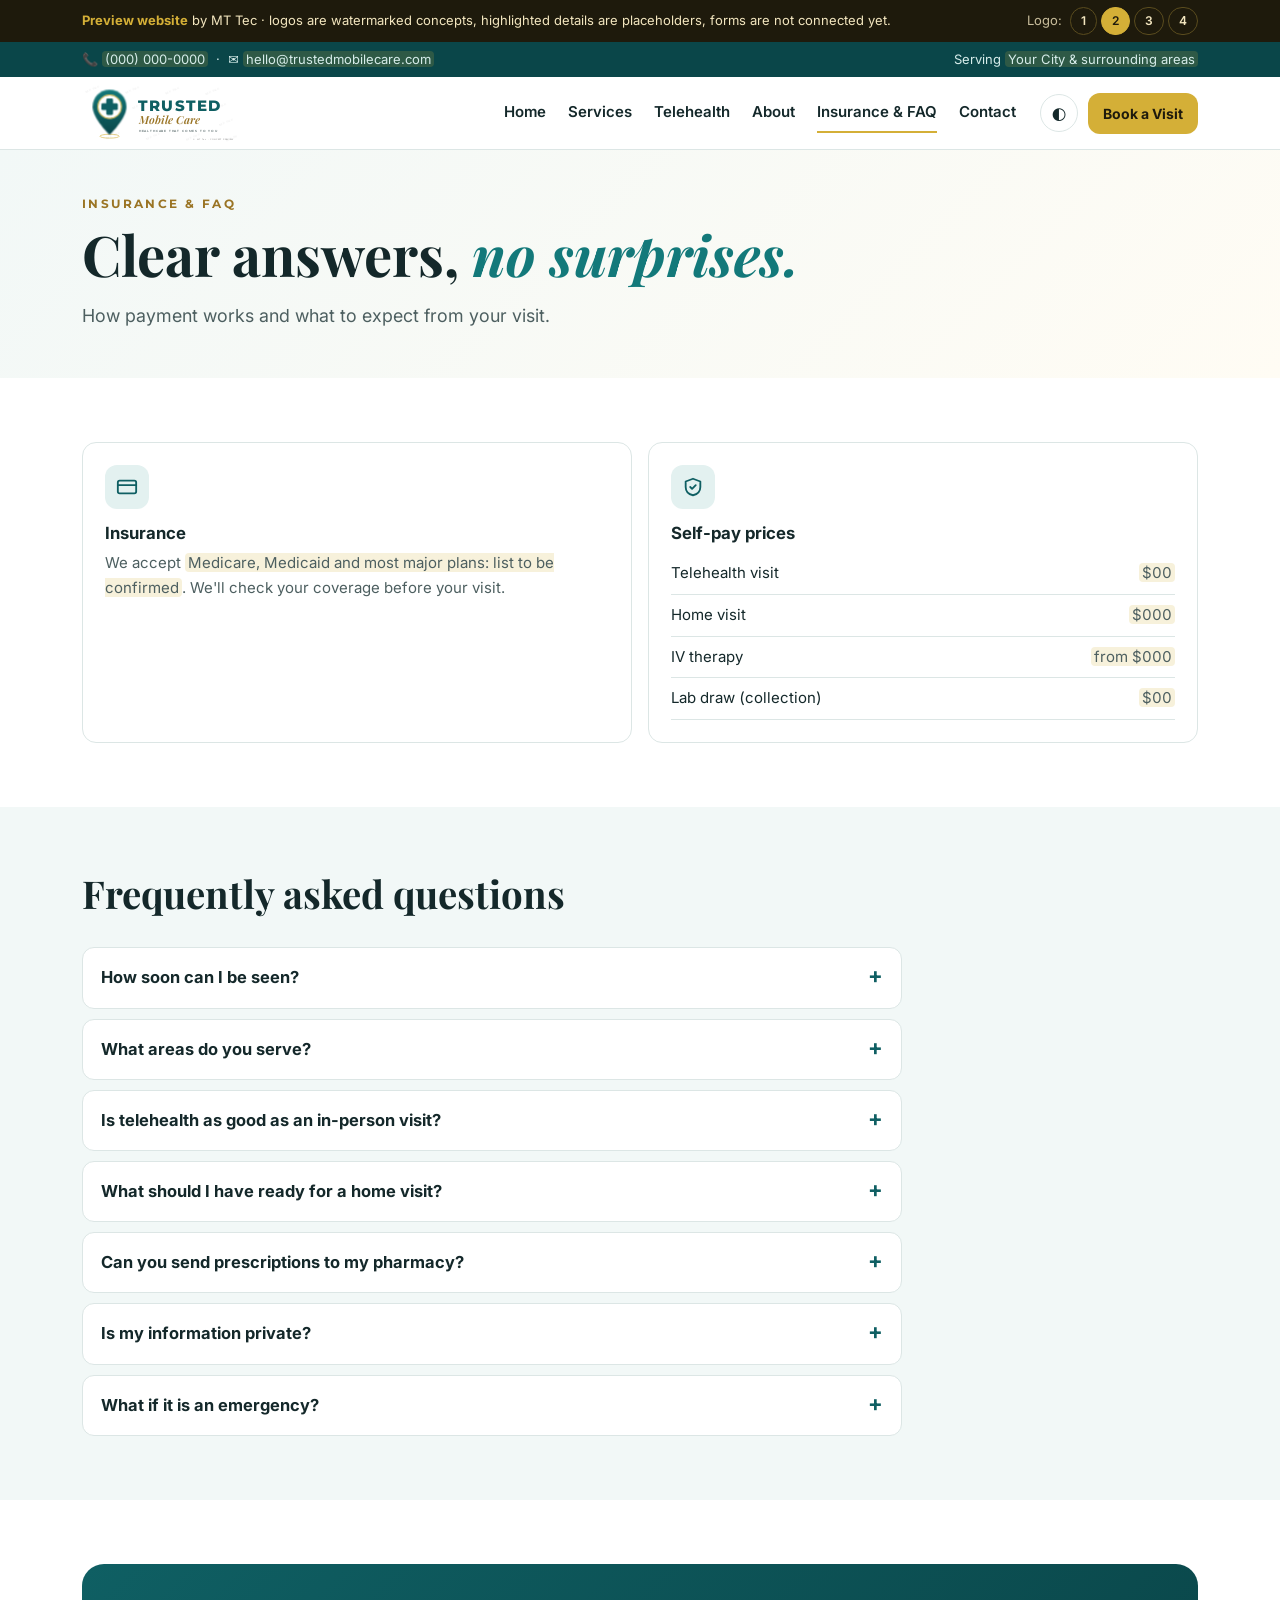
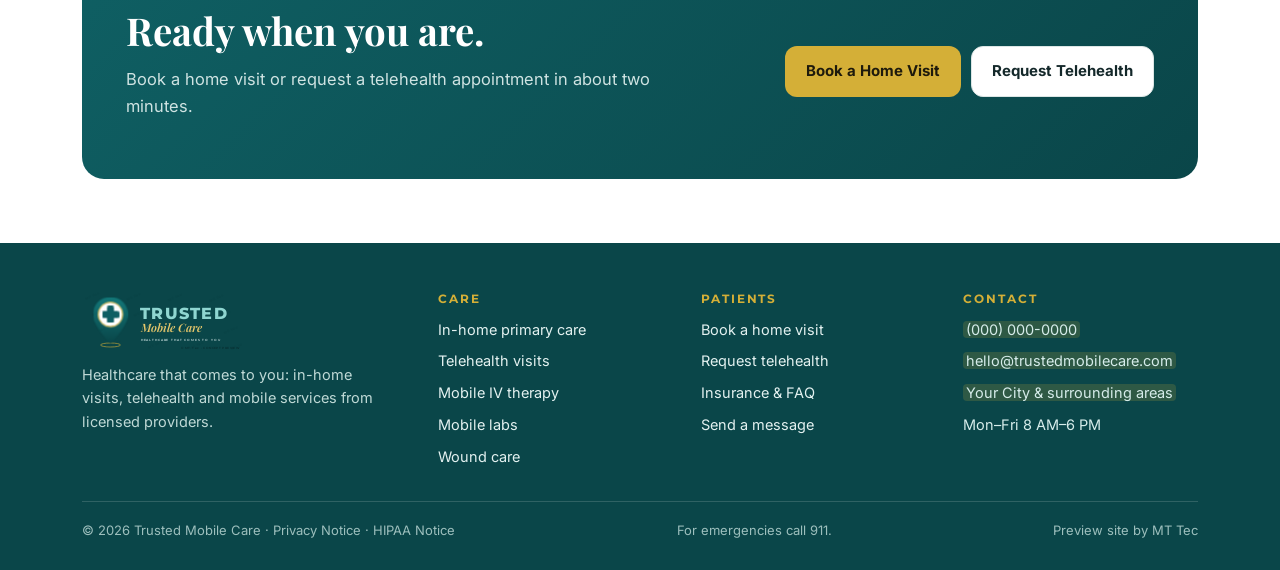
<file: docs/site/faq.html>
<!doctype html>
<html lang="en">
<head>
<meta charset="utf-8">
<meta name="viewport" content="width=device-width, initial-scale=1, viewport-fit=cover">
<title>Insurance & FAQ | Trusted Mobile Care</title>
<meta name="description" content="Insurance, self-pay pricing and answers to common questions about mobile and telehealth visits.">
<meta name="robots" content="noindex">
<link rel="icon" href="data:image/svg+xml,%3Csvg xmlns='http://www.w3.org/2000/svg' viewBox='0 0 32 32'%3E%3Crect width='32' height='32' rx='8' fill='%230F5F63'/%3E%3Cpath d='M13 7h6v6h6v6h-6v6h-6v-6H7v-6h6z' fill='%23D4AF37'/%3E%3C/svg%3E">
<link rel="preconnect" href="https://fonts.googleapis.com"><link rel="preconnect" href="https://fonts.gstatic.com" crossorigin>
<link href="https://fonts.googleapis.com/css2?family=Playfair+Display:ital,wght@0,600;0,700;1,600;1,700&family=Montserrat:wght@500;600;700;800&family=Poppins:wght@500;600;700&family=Inter:wght@400;500;600;700&display=swap" rel="stylesheet">
<link rel="stylesheet" href="assets/style.css">
<script>try{var t=localStorage.getItem('tmc-theme');if(t)document.documentElement.setAttribute('data-theme',t)}catch(e){}</script>
</head>
<body>
<a class="skip" href="#main">Skip to content</a>
<div class="preview-bar"><div class="wrap">
  <span><b>Preview website</b> by MT Tec · logos are watermarked concepts, highlighted details are placeholders, forms are not connected yet.</span>
  <div class="logo-pick" role="group" aria-label="Logo concept"><span>Logo:</span></div>
</div></div>
<div class="info"><div class="wrap">
  <span><a href="#" data-placeholder-link>📞 <span class="ph">(000) 000-0000</span></a> &nbsp;·&nbsp; <a href="#" data-placeholder-link>✉ <span class="ph">hello@trustedmobilecare.com</span></a></span>
  <span>Serving <span class="ph">Your City &amp; surrounding areas</span></span>
</div></div>
<header class="site"><div class="wrap">
  <a class="brand" href="index.html" aria-label="Trusted Mobile Care home"><span data-logo="full"><noscript>Trusted Mobile Care</noscript></span></a>
  <nav class="nav" aria-label="Main"><a href="index.html">Home</a><a href="services.html">Services</a><a href="telehealth.html">Telehealth</a><a href="about.html">About</a><a href="faq.html" aria-current="page">Insurance & FAQ</a><a href="contact.html">Contact</a></nav>
  <div class="head-actions">
    <button class="theme" type="button" data-theme-btn aria-label="Colour theme">◐</button>
    <a class="btn btn-gold btn-sm btn-book-head" href="book.html">Book a Visit</a>
    <button class="menu-btn" type="button" aria-expanded="false" aria-controls="mobile-nav">Menu</button>
  </div>
</div>
<nav class="mobile-nav" id="mobile-nav" aria-label="Mobile" hidden><div class="wrap"><a href="index.html">Home</a><a href="services.html">Services</a><a href="telehealth.html">Telehealth</a><a href="about.html">About</a><a href="faq.html" aria-current="page">Insurance & FAQ</a><a href="contact.html">Contact</a><a href="book.html">Book a Home Visit</a></div></nav>
</header>
<main id="main">

<section class="page-hero"><div class="wrap"><span class="eyebrow">Insurance &amp; FAQ</span><h1>Clear answers, <em>no surprises.</em></h1><p class="lead">How payment works and what to expect from your visit.</p></div></section>
<section><div class="wrap">
  <div class="grid g2">
    <div class="card"><div class="ic"><svg width="22" height="22" viewBox="0 0 24 24" fill="none" stroke="currentColor" stroke-width="2" stroke-linecap="round" stroke-linejoin="round" aria-hidden="true"><rect x="2" y="5" width="20" height="14" rx="2"/><path d="M2 10h20"/></svg></div><h3>Insurance</h3><p>We accept <span class="ph">Medicare, Medicaid and most major plans: list to be confirmed</span>. We'll check your coverage before your visit.</p></div>
    <div class="card"><div class="ic"><svg width="22" height="22" viewBox="0 0 24 24" fill="none" stroke="currentColor" stroke-width="2" stroke-linecap="round" stroke-linejoin="round" aria-hidden="true"><path d="M12 3 4 6v6c0 5 3.5 8 8 9 4.5-1 8-4 8-9V6z"/><path d="m9 12 2 2 4-4"/></svg></div><h3>Self-pay prices</h3>
      <table class="hours" style="margin-top:8px"><tbody>
        <tr><td>Telehealth visit</td><td><span class="ph">$00</span></td></tr><tr><td>Home visit</td><td><span class="ph">$000</span></td></tr><tr><td>IV therapy</td><td><span class="ph">from $000</span></td></tr><tr><td>Lab draw (collection)</td><td><span class="ph">$00</span></td></tr>
      </tbody></table></div>
  </div>
</div></section>
<section class="tint"><div class="wrap">
  <div class="head"><h2>Frequently asked questions</h2></div>
  <div class="faq">
    <details><summary>How soon can I be seen?</summary><p>Most home visits are booked within the same week, and telehealth visits usually within 24–48 hours.</p></details><details><summary>What areas do you serve?</summary><p>We visit <span class="ph">Your City &amp; surrounding areas</span>. Use the ZIP check on the booking page or call us.</p></details><details><summary>Is telehealth as good as an in-person visit?</summary><p>For many common problems, yes. If your provider decides you need to be seen in person, we can book a home visit.</p></details><details><summary>What should I have ready for a home visit?</summary><p>Your ID, insurance card, a list of your medications, and a quiet, well-lit space.</p></details><details><summary>Can you send prescriptions to my pharmacy?</summary><p>Yes. Prescriptions are sent electronically to the pharmacy you choose.</p></details><details><summary>Is my information private?</summary><p>Yes. We follow HIPAA privacy rules. Please don't send detailed medical information through the general message form.</p></details><details><summary>What if it is an emergency?</summary><p>Call 911 or go to the nearest emergency room. Our services are not for emergencies.</p></details>
  </div>
</div></section>
<section><div class="wrap"><div class="band">
  <div><h2>Ready when you are.</h2><p>Book a home visit or request a telehealth appointment in about two minutes.</p></div>
  <div class="btn-row"><a class="btn btn-gold" href="book.html">Book a Home Visit</a><a class="btn btn-ghost" href="telehealth.html#request">Request Telehealth</a></div>
</div></div></section>
</main>
<footer class="site"><div class="wrap">
  <div class="foot-grid">
    <div><div class="foot-logo" data-logo="full"></div><p style="color:#BFD9D6;max-width:34ch">Healthcare that comes to you: in-home visits, telehealth and mobile services from licensed providers.</p></div>
    <div><h4>Care</h4><ul><li><a href="services.html#primary-care">In-home primary care</a></li><li><a href="services.html#telehealth">Telehealth visits</a></li><li><a href="services.html#iv-therapy">Mobile IV therapy</a></li><li><a href="services.html#labs">Mobile labs</a></li><li><a href="services.html#wound-care">Wound care</a></li></ul></div>
    <div><h4>Patients</h4><ul><li><a href="book.html">Book a home visit</a></li><li><a href="telehealth.html#request">Request telehealth</a></li><li><a href="faq.html">Insurance &amp; FAQ</a></li><li><a href="contact.html">Send a message</a></li></ul></div>
    <div><h4>Contact</h4><ul><li><span class="ph">(000) 000-0000</span></li><li><span class="ph">hello@trustedmobilecare.com</span></li><li><span class="ph">Your City &amp; surrounding areas</span></li><li>Mon–Fri 8 AM–6 PM</li></ul></div>
  </div>
  <div class="foot-bottom"><span>© <span data-year>2026</span> Trusted Mobile Care · Privacy Notice · HIPAA Notice</span><span>For emergencies call 911.</span><span>Preview site by MT Tec</span></div>
</div></footer>
<div class="dock"><a class="btn btn-ghost" href="#" data-placeholder-link>📞 Call</a><a class="btn btn-gold" href="book.html">Book a Visit</a></div>
<script src="assets/logos-data.js"></script>
<script src="assets/site.js"></script>
</body>
</html>
</file>
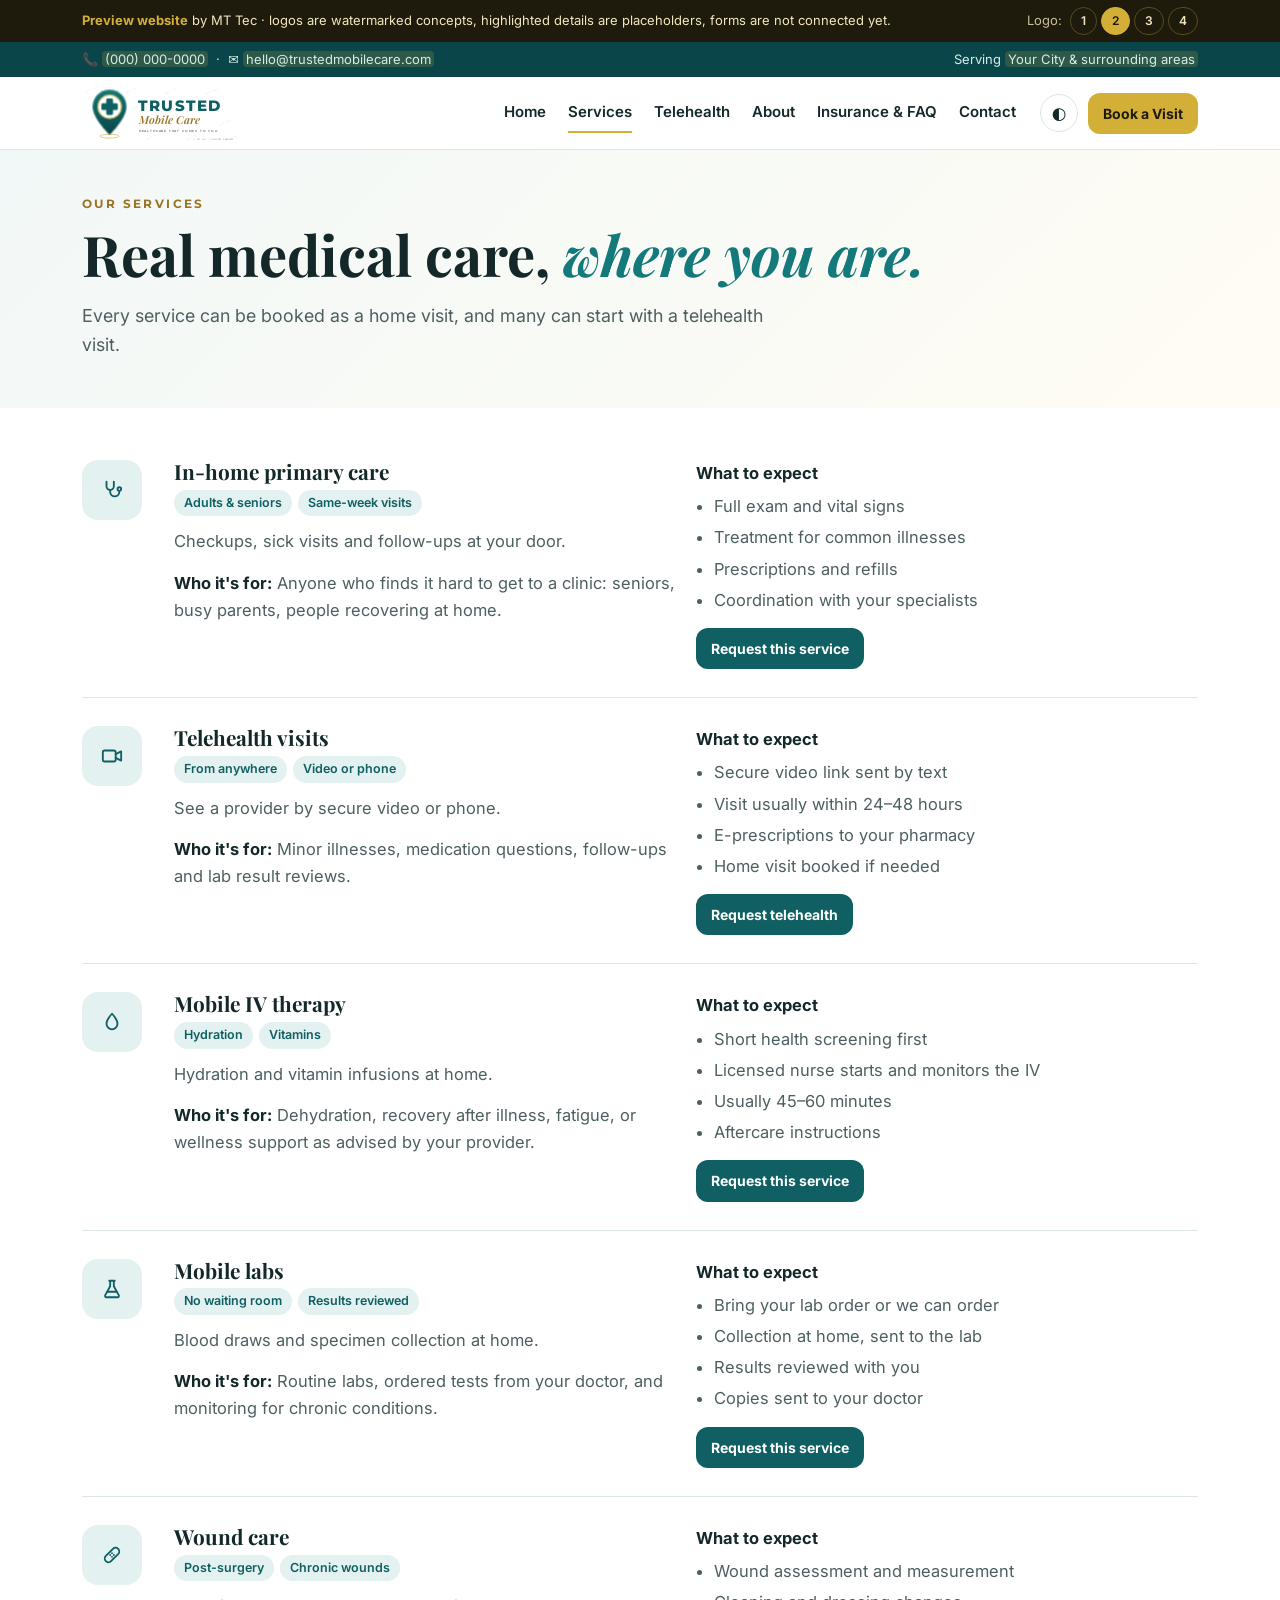
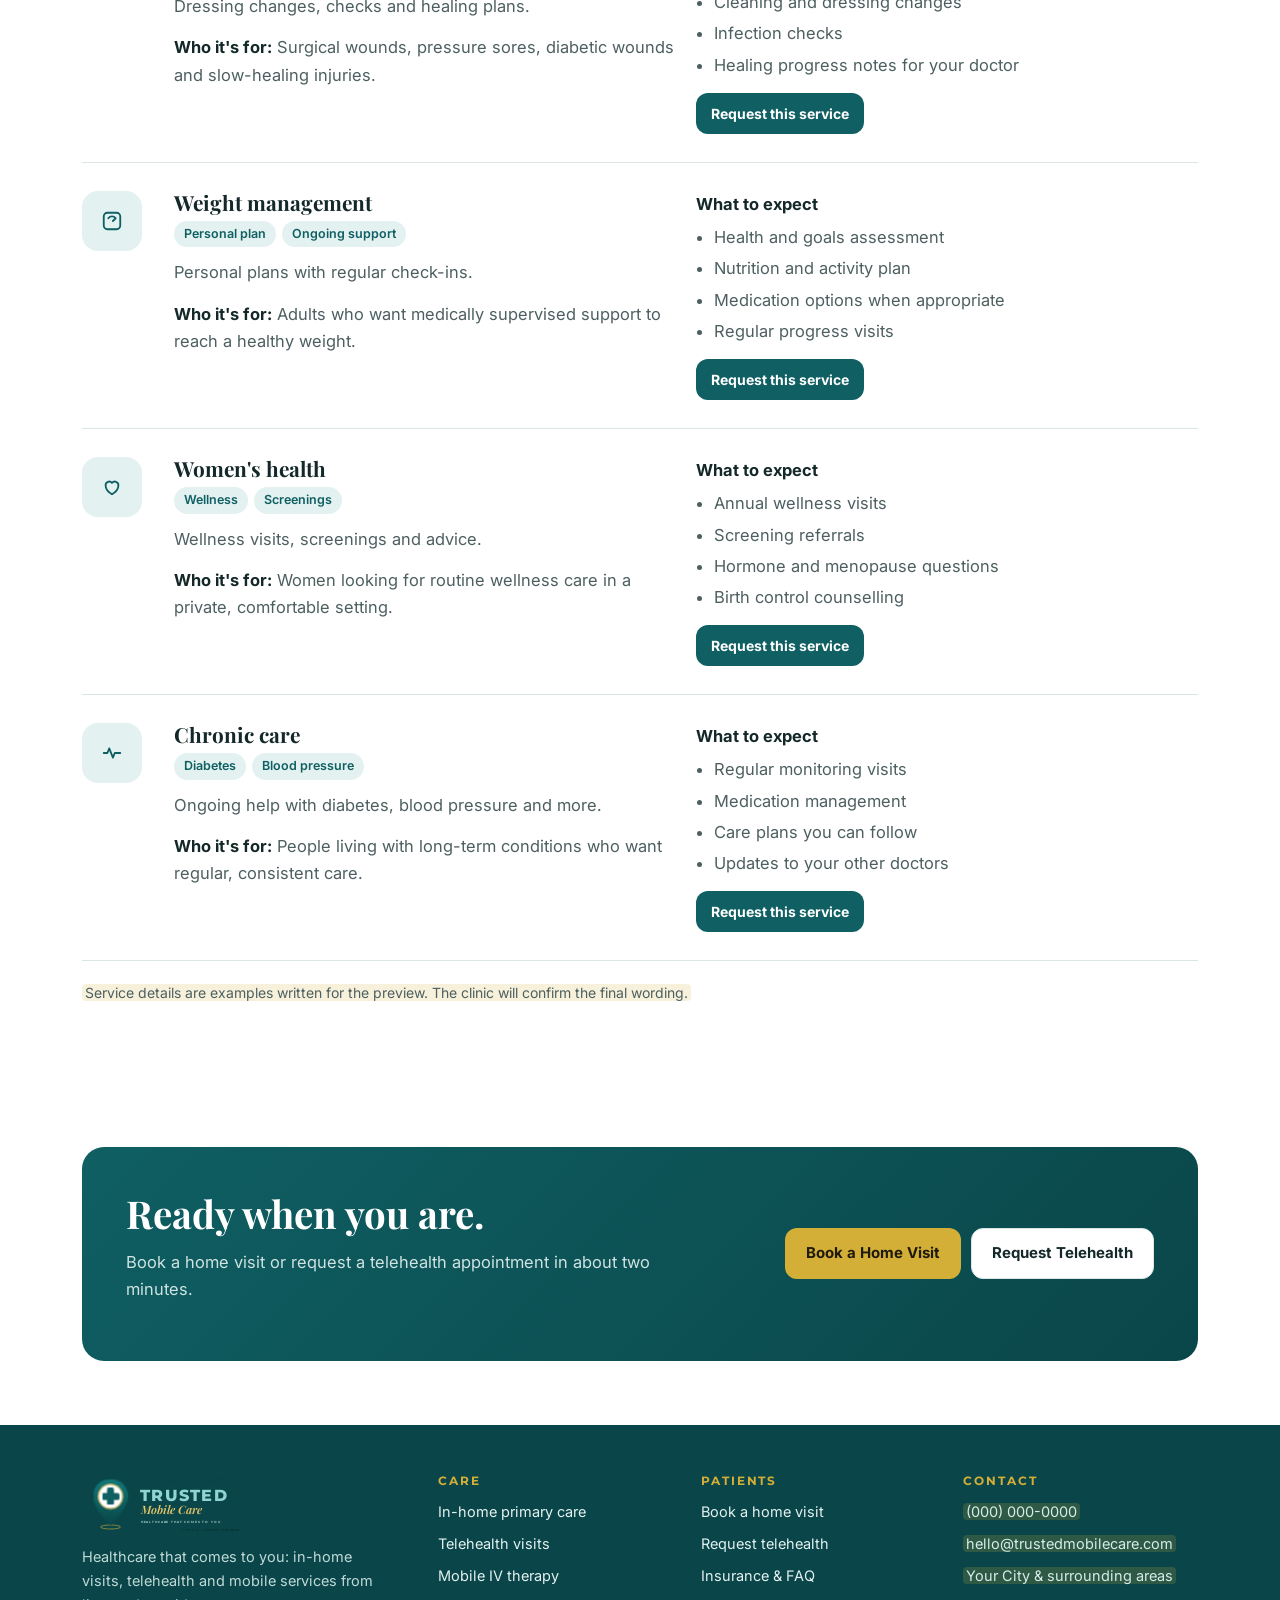
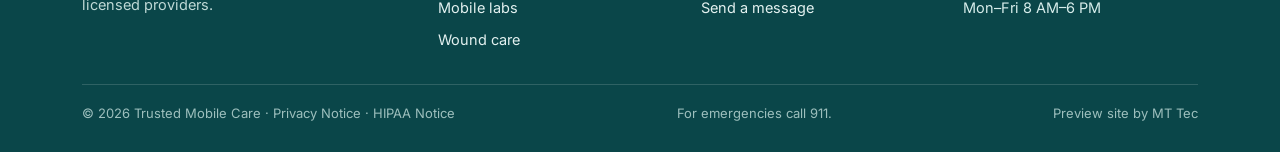
<file: docs/site/services.html>
<!doctype html>
<html lang="en">
<head>
<meta charset="utf-8">
<meta name="viewport" content="width=device-width, initial-scale=1, viewport-fit=cover">
<title>Services | Trusted Mobile Care</title>
<meta name="description" content="In-home primary care, telehealth, IV therapy, labs, wound care, weight management, women's health and chronic care.">
<meta name="robots" content="noindex">
<link rel="icon" href="data:image/svg+xml,%3Csvg xmlns='http://www.w3.org/2000/svg' viewBox='0 0 32 32'%3E%3Crect width='32' height='32' rx='8' fill='%230F5F63'/%3E%3Cpath d='M13 7h6v6h6v6h-6v6h-6v-6H7v-6h6z' fill='%23D4AF37'/%3E%3C/svg%3E">
<link rel="preconnect" href="https://fonts.googleapis.com"><link rel="preconnect" href="https://fonts.gstatic.com" crossorigin>
<link href="https://fonts.googleapis.com/css2?family=Playfair+Display:ital,wght@0,600;0,700;1,600;1,700&family=Montserrat:wght@500;600;700;800&family=Poppins:wght@500;600;700&family=Inter:wght@400;500;600;700&display=swap" rel="stylesheet">
<link rel="stylesheet" href="assets/style.css">
<script>try{var t=localStorage.getItem('tmc-theme');if(t)document.documentElement.setAttribute('data-theme',t)}catch(e){}</script>
</head>
<body>
<a class="skip" href="#main">Skip to content</a>
<div class="preview-bar"><div class="wrap">
  <span><b>Preview website</b> by MT Tec · logos are watermarked concepts, highlighted details are placeholders, forms are not connected yet.</span>
  <div class="logo-pick" role="group" aria-label="Logo concept"><span>Logo:</span></div>
</div></div>
<div class="info"><div class="wrap">
  <span><a href="#" data-placeholder-link>📞 <span class="ph">(000) 000-0000</span></a> &nbsp;·&nbsp; <a href="#" data-placeholder-link>✉ <span class="ph">hello@trustedmobilecare.com</span></a></span>
  <span>Serving <span class="ph">Your City &amp; surrounding areas</span></span>
</div></div>
<header class="site"><div class="wrap">
  <a class="brand" href="index.html" aria-label="Trusted Mobile Care home"><span data-logo="full"><noscript>Trusted Mobile Care</noscript></span></a>
  <nav class="nav" aria-label="Main"><a href="index.html">Home</a><a href="services.html" aria-current="page">Services</a><a href="telehealth.html">Telehealth</a><a href="about.html">About</a><a href="faq.html">Insurance & FAQ</a><a href="contact.html">Contact</a></nav>
  <div class="head-actions">
    <button class="theme" type="button" data-theme-btn aria-label="Colour theme">◐</button>
    <a class="btn btn-gold btn-sm btn-book-head" href="book.html">Book a Visit</a>
    <button class="menu-btn" type="button" aria-expanded="false" aria-controls="mobile-nav">Menu</button>
  </div>
</div>
<nav class="mobile-nav" id="mobile-nav" aria-label="Mobile" hidden><div class="wrap"><a href="index.html">Home</a><a href="services.html" aria-current="page">Services</a><a href="telehealth.html">Telehealth</a><a href="about.html">About</a><a href="faq.html">Insurance & FAQ</a><a href="contact.html">Contact</a><a href="book.html">Book a Home Visit</a></div></nav>
</header>
<main id="main">

<section class="page-hero"><div class="wrap"><span class="eyebrow">Our services</span><h1>Real medical care, <em>where you are.</em></h1><p class="lead">Every service can be booked as a home visit, and many can start with a telehealth visit.</p></div></section>
<section style="padding-top:24px"><div class="wrap">
  <article class="svc-detail" id="primary-care">
    <div class="ic"><svg width="22" height="22" viewBox="0 0 24 24" fill="none" stroke="currentColor" stroke-width="2" stroke-linecap="round" stroke-linejoin="round" aria-hidden="true"><path d="M6 3v5a4 4 0 0 0 8 0V3"/><path d="M10 12v2a5 5 0 0 0 10 0v-1"/><circle cx="20" cy="11" r="2"/></svg></div>
    <div><h3>In-home primary care</h3><div class="tags"><span>Adults & seniors</span><span>Same-week visits</span></div><p>Checkups, sick visits and follow-ups at your door.</p><p><b style="color:var(--text)">Who it's for:</b> Anyone who finds it hard to get to a clinic: seniors, busy parents, people recovering at home.</p></div>
    <div><p style="font-weight:700;color:var(--text);margin-bottom:6px">What to expect</p><ul><li>Full exam and vital signs</li><li>Treatment for common illnesses</li><li>Prescriptions and refills</li><li>Coordination with your specialists</li></ul>
      <div class="btn-row" style="margin-top:14px"><a class="btn btn-primary btn-sm" href="book.html?service=primary-care">Request this service</a></div></div>
  </article><article class="svc-detail" id="telehealth">
    <div class="ic"><svg width="22" height="22" viewBox="0 0 24 24" fill="none" stroke="currentColor" stroke-width="2" stroke-linecap="round" stroke-linejoin="round" aria-hidden="true"><rect x="2" y="6" width="14" height="12" rx="2"/><path d="m16 10 6-3v10l-6-3"/></svg></div>
    <div><h3>Telehealth visits</h3><div class="tags"><span>From anywhere</span><span>Video or phone</span></div><p>See a provider by secure video or phone.</p><p><b style="color:var(--text)">Who it's for:</b> Minor illnesses, medication questions, follow-ups and lab result reviews.</p></div>
    <div><p style="font-weight:700;color:var(--text);margin-bottom:6px">What to expect</p><ul><li>Secure video link sent by text</li><li>Visit usually within 24–48 hours</li><li>E-prescriptions to your pharmacy</li><li>Home visit booked if needed</li></ul>
      <div class="btn-row" style="margin-top:14px"><a class="btn btn-primary btn-sm" href="telehealth.html#request">Request telehealth</a></div></div>
  </article><article class="svc-detail" id="iv-therapy">
    <div class="ic"><svg width="22" height="22" viewBox="0 0 24 24" fill="none" stroke="currentColor" stroke-width="2" stroke-linecap="round" stroke-linejoin="round" aria-hidden="true"><path d="M12 3s6 6.5 6 11a6 6 0 0 1-12 0c0-4.5 6-11 6-11z"/></svg></div>
    <div><h3>Mobile IV therapy</h3><div class="tags"><span>Hydration</span><span>Vitamins</span></div><p>Hydration and vitamin infusions at home.</p><p><b style="color:var(--text)">Who it's for:</b> Dehydration, recovery after illness, fatigue, or wellness support as advised by your provider.</p></div>
    <div><p style="font-weight:700;color:var(--text);margin-bottom:6px">What to expect</p><ul><li>Short health screening first</li><li>Licensed nurse starts and monitors the IV</li><li>Usually 45–60 minutes</li><li>Aftercare instructions</li></ul>
      <div class="btn-row" style="margin-top:14px"><a class="btn btn-primary btn-sm" href="book.html?service=iv-therapy">Request this service</a></div></div>
  </article><article class="svc-detail" id="labs">
    <div class="ic"><svg width="22" height="22" viewBox="0 0 24 24" fill="none" stroke="currentColor" stroke-width="2" stroke-linecap="round" stroke-linejoin="round" aria-hidden="true"><path d="M9 3h6M10 3v6L4.5 19a1.5 1.5 0 0 0 1.3 2h12.4a1.5 1.5 0 0 0 1.3-2L14 9V3"/><path d="M7 15h10"/></svg></div>
    <div><h3>Mobile labs</h3><div class="tags"><span>No waiting room</span><span>Results reviewed</span></div><p>Blood draws and specimen collection at home.</p><p><b style="color:var(--text)">Who it's for:</b> Routine labs, ordered tests from your doctor, and monitoring for chronic conditions.</p></div>
    <div><p style="font-weight:700;color:var(--text);margin-bottom:6px">What to expect</p><ul><li>Bring your lab order or we can order</li><li>Collection at home, sent to the lab</li><li>Results reviewed with you</li><li>Copies sent to your doctor</li></ul>
      <div class="btn-row" style="margin-top:14px"><a class="btn btn-primary btn-sm" href="book.html?service=labs">Request this service</a></div></div>
  </article><article class="svc-detail" id="wound-care">
    <div class="ic"><svg width="22" height="22" viewBox="0 0 24 24" fill="none" stroke="currentColor" stroke-width="2" stroke-linecap="round" stroke-linejoin="round" aria-hidden="true"><rect x="2.5" y="8" width="19" height="8" rx="4" transform="rotate(-45 12 12)"/><path d="M10 12h.01M12 10h.01M12 14h.01M14 12h.01"/></svg></div>
    <div><h3>Wound care</h3><div class="tags"><span>Post-surgery</span><span>Chronic wounds</span></div><p>Dressing changes, checks and healing plans.</p><p><b style="color:var(--text)">Who it's for:</b> Surgical wounds, pressure sores, diabetic wounds and slow-healing injuries.</p></div>
    <div><p style="font-weight:700;color:var(--text);margin-bottom:6px">What to expect</p><ul><li>Wound assessment and measurement</li><li>Cleaning and dressing changes</li><li>Infection checks</li><li>Healing progress notes for your doctor</li></ul>
      <div class="btn-row" style="margin-top:14px"><a class="btn btn-primary btn-sm" href="book.html?service=wound-care">Request this service</a></div></div>
  </article><article class="svc-detail" id="weight-management">
    <div class="ic"><svg width="22" height="22" viewBox="0 0 24 24" fill="none" stroke="currentColor" stroke-width="2" stroke-linecap="round" stroke-linejoin="round" aria-hidden="true"><rect x="3" y="3" width="18" height="18" rx="4"/><path d="M8 9a5 5 0 0 1 8 0l-3 3"/></svg></div>
    <div><h3>Weight management</h3><div class="tags"><span>Personal plan</span><span>Ongoing support</span></div><p>Personal plans with regular check-ins.</p><p><b style="color:var(--text)">Who it's for:</b> Adults who want medically supervised support to reach a healthy weight.</p></div>
    <div><p style="font-weight:700;color:var(--text);margin-bottom:6px">What to expect</p><ul><li>Health and goals assessment</li><li>Nutrition and activity plan</li><li>Medication options when appropriate</li><li>Regular progress visits</li></ul>
      <div class="btn-row" style="margin-top:14px"><a class="btn btn-primary btn-sm" href="book.html?service=weight-management">Request this service</a></div></div>
  </article><article class="svc-detail" id="womens-health">
    <div class="ic"><svg width="22" height="22" viewBox="0 0 24 24" fill="none" stroke="currentColor" stroke-width="2" stroke-linecap="round" stroke-linejoin="round" aria-hidden="true"><path d="M12 20s-7-4.4-7-10a4 4 0 0 1 7-2.6A4 4 0 0 1 19 10c0 5.6-7 10-7 10z"/></svg></div>
    <div><h3>Women's health</h3><div class="tags"><span>Wellness</span><span>Screenings</span></div><p>Wellness visits, screenings and advice.</p><p><b style="color:var(--text)">Who it's for:</b> Women looking for routine wellness care in a private, comfortable setting.</p></div>
    <div><p style="font-weight:700;color:var(--text);margin-bottom:6px">What to expect</p><ul><li>Annual wellness visits</li><li>Screening referrals</li><li>Hormone and menopause questions</li><li>Birth control counselling</li></ul>
      <div class="btn-row" style="margin-top:14px"><a class="btn btn-primary btn-sm" href="book.html?service=womens-health">Request this service</a></div></div>
  </article><article class="svc-detail" id="chronic-care">
    <div class="ic"><svg width="22" height="22" viewBox="0 0 24 24" fill="none" stroke="currentColor" stroke-width="2" stroke-linecap="round" stroke-linejoin="round" aria-hidden="true"><path d="M3 12h4l2-5 4 10 2-5h6"/></svg></div>
    <div><h3>Chronic care</h3><div class="tags"><span>Diabetes</span><span>Blood pressure</span></div><p>Ongoing help with diabetes, blood pressure and more.</p><p><b style="color:var(--text)">Who it's for:</b> People living with long-term conditions who want regular, consistent care.</p></div>
    <div><p style="font-weight:700;color:var(--text);margin-bottom:6px">What to expect</p><ul><li>Regular monitoring visits</li><li>Medication management</li><li>Care plans you can follow</li><li>Updates to your other doctors</li></ul>
      <div class="btn-row" style="margin-top:14px"><a class="btn btn-primary btn-sm" href="book.html?service=chronic-care">Request this service</a></div></div>
  </article>
  <p style="margin-top:20px;font-size:14px"><span class="ph">Service details are examples written for the preview. The clinic will confirm the final wording.</span></p>
</div></section>
<section><div class="wrap"><div class="band">
  <div><h2>Ready when you are.</h2><p>Book a home visit or request a telehealth appointment in about two minutes.</p></div>
  <div class="btn-row"><a class="btn btn-gold" href="book.html">Book a Home Visit</a><a class="btn btn-ghost" href="telehealth.html#request">Request Telehealth</a></div>
</div></div></section>
</main>
<footer class="site"><div class="wrap">
  <div class="foot-grid">
    <div><div class="foot-logo" data-logo="full"></div><p style="color:#BFD9D6;max-width:34ch">Healthcare that comes to you: in-home visits, telehealth and mobile services from licensed providers.</p></div>
    <div><h4>Care</h4><ul><li><a href="services.html#primary-care">In-home primary care</a></li><li><a href="services.html#telehealth">Telehealth visits</a></li><li><a href="services.html#iv-therapy">Mobile IV therapy</a></li><li><a href="services.html#labs">Mobile labs</a></li><li><a href="services.html#wound-care">Wound care</a></li></ul></div>
    <div><h4>Patients</h4><ul><li><a href="book.html">Book a home visit</a></li><li><a href="telehealth.html#request">Request telehealth</a></li><li><a href="faq.html">Insurance &amp; FAQ</a></li><li><a href="contact.html">Send a message</a></li></ul></div>
    <div><h4>Contact</h4><ul><li><span class="ph">(000) 000-0000</span></li><li><span class="ph">hello@trustedmobilecare.com</span></li><li><span class="ph">Your City &amp; surrounding areas</span></li><li>Mon–Fri 8 AM–6 PM</li></ul></div>
  </div>
  <div class="foot-bottom"><span>© <span data-year>2026</span> Trusted Mobile Care · Privacy Notice · HIPAA Notice</span><span>For emergencies call 911.</span><span>Preview site by MT Tec</span></div>
</div></footer>
<div class="dock"><a class="btn btn-ghost" href="#" data-placeholder-link>📞 Call</a><a class="btn btn-gold" href="book.html">Book a Visit</a></div>
<script src="assets/logos-data.js"></script>
<script src="assets/site.js"></script>
</body>
</html>
</file>
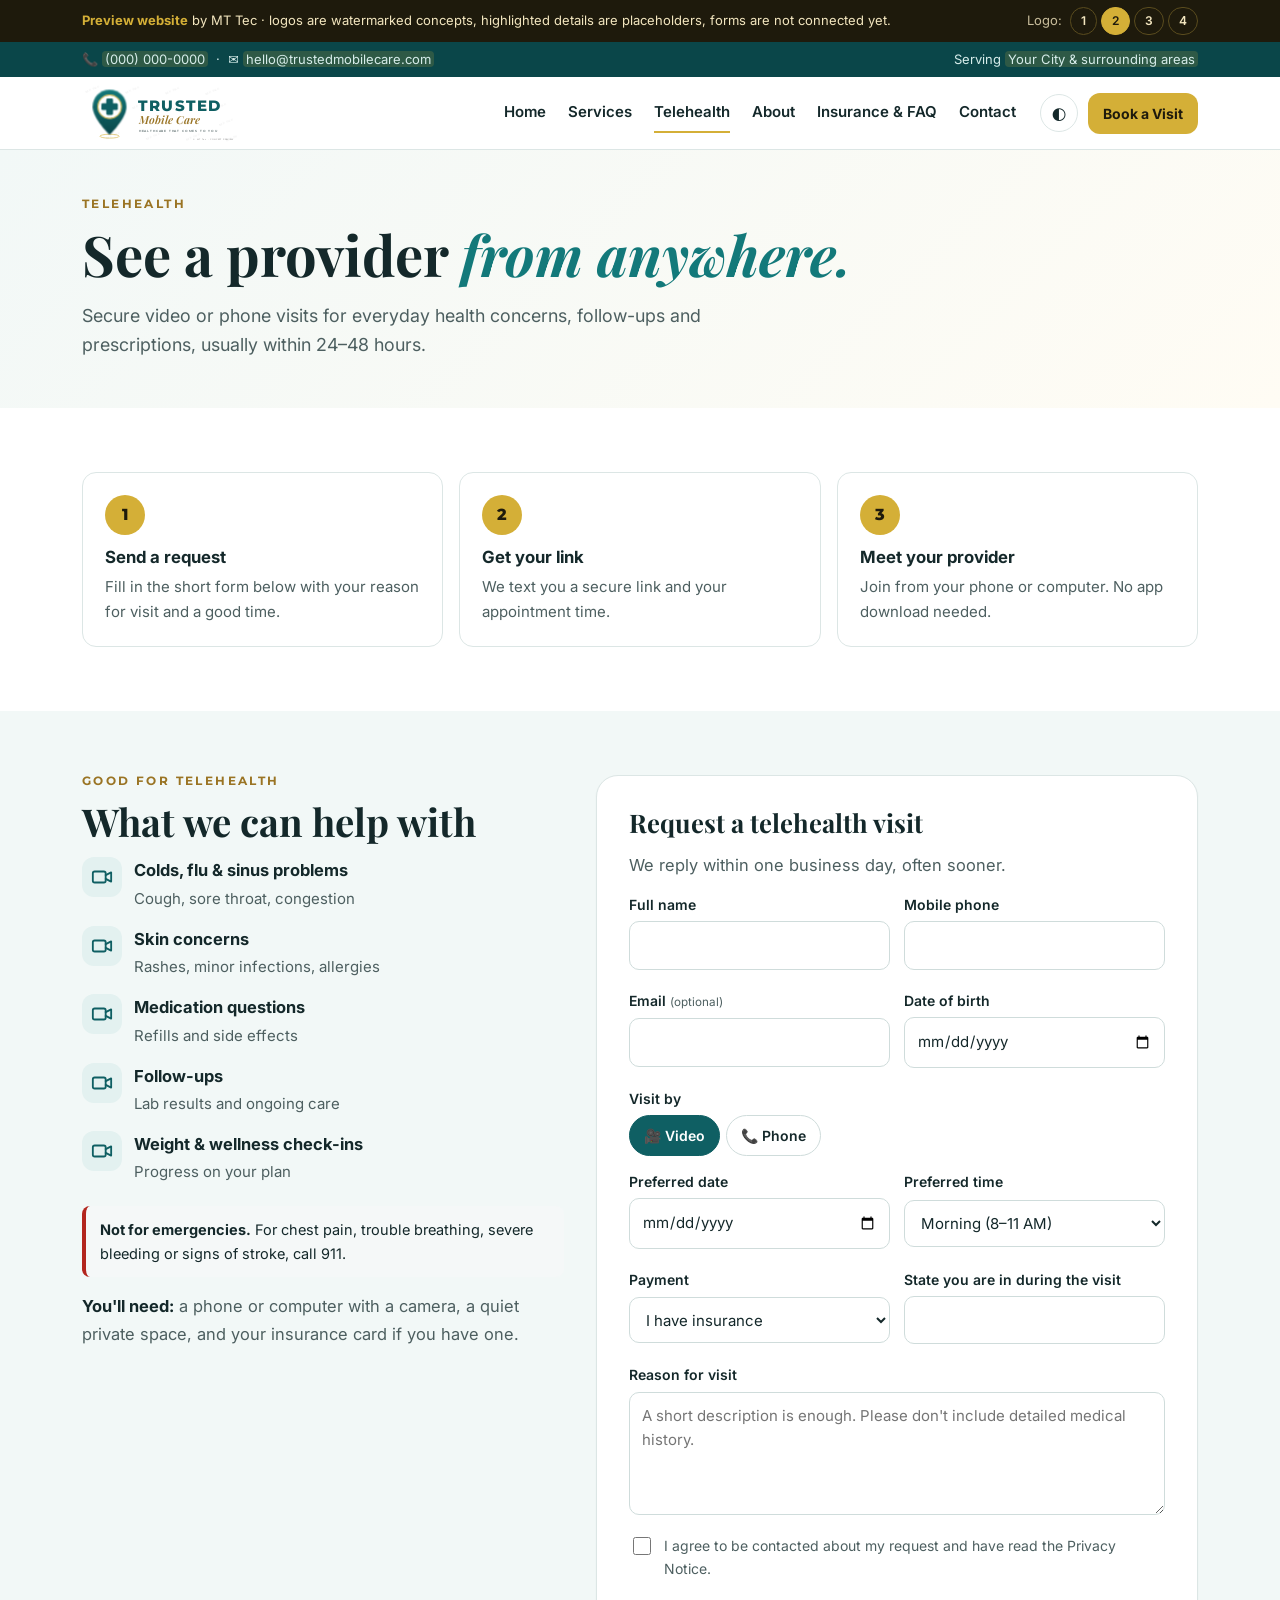
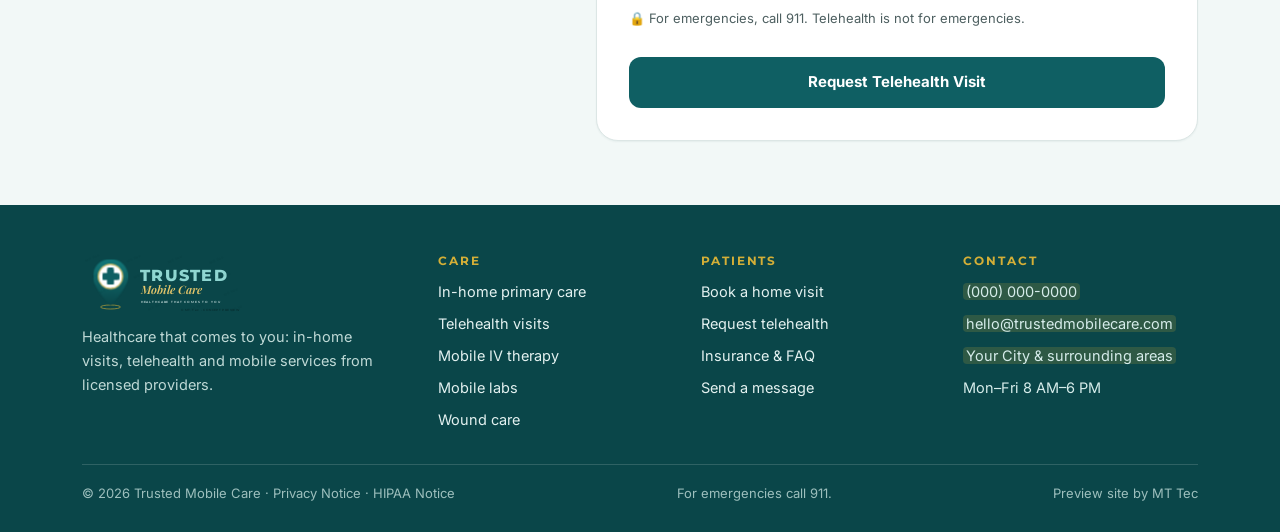
<file: docs/site/telehealth.html>
<!doctype html>
<html lang="en">
<head>
<meta charset="utf-8">
<meta name="viewport" content="width=device-width, initial-scale=1, viewport-fit=cover">
<title>Telehealth | Trusted Mobile Care</title>
<meta name="description" content="See a licensed provider by secure video or phone. Request a telehealth visit online.">
<meta name="robots" content="noindex">
<link rel="icon" href="data:image/svg+xml,%3Csvg xmlns='http://www.w3.org/2000/svg' viewBox='0 0 32 32'%3E%3Crect width='32' height='32' rx='8' fill='%230F5F63'/%3E%3Cpath d='M13 7h6v6h6v6h-6v6h-6v-6H7v-6h6z' fill='%23D4AF37'/%3E%3C/svg%3E">
<link rel="preconnect" href="https://fonts.googleapis.com"><link rel="preconnect" href="https://fonts.gstatic.com" crossorigin>
<link href="https://fonts.googleapis.com/css2?family=Playfair+Display:ital,wght@0,600;0,700;1,600;1,700&family=Montserrat:wght@500;600;700;800&family=Poppins:wght@500;600;700&family=Inter:wght@400;500;600;700&display=swap" rel="stylesheet">
<link rel="stylesheet" href="assets/style.css">
<script>try{var t=localStorage.getItem('tmc-theme');if(t)document.documentElement.setAttribute('data-theme',t)}catch(e){}</script>
</head>
<body>
<a class="skip" href="#main">Skip to content</a>
<div class="preview-bar"><div class="wrap">
  <span><b>Preview website</b> by MT Tec · logos are watermarked concepts, highlighted details are placeholders, forms are not connected yet.</span>
  <div class="logo-pick" role="group" aria-label="Logo concept"><span>Logo:</span></div>
</div></div>
<div class="info"><div class="wrap">
  <span><a href="#" data-placeholder-link>📞 <span class="ph">(000) 000-0000</span></a> &nbsp;·&nbsp; <a href="#" data-placeholder-link>✉ <span class="ph">hello@trustedmobilecare.com</span></a></span>
  <span>Serving <span class="ph">Your City &amp; surrounding areas</span></span>
</div></div>
<header class="site"><div class="wrap">
  <a class="brand" href="index.html" aria-label="Trusted Mobile Care home"><span data-logo="full"><noscript>Trusted Mobile Care</noscript></span></a>
  <nav class="nav" aria-label="Main"><a href="index.html">Home</a><a href="services.html">Services</a><a href="telehealth.html" aria-current="page">Telehealth</a><a href="about.html">About</a><a href="faq.html">Insurance & FAQ</a><a href="contact.html">Contact</a></nav>
  <div class="head-actions">
    <button class="theme" type="button" data-theme-btn aria-label="Colour theme">◐</button>
    <a class="btn btn-gold btn-sm btn-book-head" href="book.html">Book a Visit</a>
    <button class="menu-btn" type="button" aria-expanded="false" aria-controls="mobile-nav">Menu</button>
  </div>
</div>
<nav class="mobile-nav" id="mobile-nav" aria-label="Mobile" hidden><div class="wrap"><a href="index.html">Home</a><a href="services.html">Services</a><a href="telehealth.html" aria-current="page">Telehealth</a><a href="about.html">About</a><a href="faq.html">Insurance & FAQ</a><a href="contact.html">Contact</a><a href="book.html">Book a Home Visit</a></div></nav>
</header>
<main id="main">

<section class="page-hero"><div class="wrap"><span class="eyebrow">Telehealth</span><h1>See a provider <em>from anywhere.</em></h1><p class="lead">Secure video or phone visits for everyday health concerns, follow-ups and prescriptions, usually within 24–48 hours.</p></div></section>
<section><div class="wrap">
  <div class="grid g3 steps">
    <div class="card step"><h3>Send a request</h3><p>Fill in the short form below with your reason for visit and a good time.</p></div>
    <div class="card step"><h3>Get your link</h3><p>We text you a secure link and your appointment time.</p></div>
    <div class="card step"><h3>Meet your provider</h3><p>Join from your phone or computer. No app download needed.</p></div>
  </div>
</div></section>
<section class="tint"><div class="wrap split">
  <div>
    <span class="eyebrow">Good for telehealth</span><h2>What we can help with</h2>
    <ul class="aside-list">
      <li><div class="ic"><svg width="22" height="22" viewBox="0 0 24 24" fill="none" stroke="currentColor" stroke-width="2" stroke-linecap="round" stroke-linejoin="round" aria-hidden="true"><rect x="2" y="6" width="14" height="12" rx="2"/><path d="m16 10 6-3v10l-6-3"/></svg></div><div><b>Colds, flu &amp; sinus problems</b><span>Cough, sore throat, congestion</span></div></li><li><div class="ic"><svg width="22" height="22" viewBox="0 0 24 24" fill="none" stroke="currentColor" stroke-width="2" stroke-linecap="round" stroke-linejoin="round" aria-hidden="true"><rect x="2" y="6" width="14" height="12" rx="2"/><path d="m16 10 6-3v10l-6-3"/></svg></div><div><b>Skin concerns</b><span>Rashes, minor infections, allergies</span></div></li><li><div class="ic"><svg width="22" height="22" viewBox="0 0 24 24" fill="none" stroke="currentColor" stroke-width="2" stroke-linecap="round" stroke-linejoin="round" aria-hidden="true"><rect x="2" y="6" width="14" height="12" rx="2"/><path d="m16 10 6-3v10l-6-3"/></svg></div><div><b>Medication questions</b><span>Refills and side effects</span></div></li><li><div class="ic"><svg width="22" height="22" viewBox="0 0 24 24" fill="none" stroke="currentColor" stroke-width="2" stroke-linecap="round" stroke-linejoin="round" aria-hidden="true"><rect x="2" y="6" width="14" height="12" rx="2"/><path d="m16 10 6-3v10l-6-3"/></svg></div><div><b>Follow-ups</b><span>Lab results and ongoing care</span></div></li><li><div class="ic"><svg width="22" height="22" viewBox="0 0 24 24" fill="none" stroke="currentColor" stroke-width="2" stroke-linecap="round" stroke-linejoin="round" aria-hidden="true"><rect x="2" y="6" width="14" height="12" rx="2"/><path d="m16 10 6-3v10l-6-3"/></svg></div><div><b>Weight &amp; wellness check-ins</b><span>Progress on your plan</span></div></li>
    </ul>
    <p class="alert" style="margin-top:20px"><b>Not for emergencies.</b> For chest pain, trouble breathing, severe bleeding or signs of stroke, call 911.</p>
    <p style="margin-top:16px"><b style="color:var(--text)">You'll need:</b> a phone or computer with a camera, a quiet private space, and your insurance card if you have one.</p>
  </div>
  <div class="form-card" id="request" style="scroll-margin-top:110px"><h2 style="font-size:1.6rem">Request a telehealth visit</h2><p>We reply within one business day, often sooner.</p><form class="form" data-demo="✓ Preview only: on the live site this request goes to the clinic's secure inbox and you get a confirmation text with your visit time.">
    <div class="field"><label for="t-name">Full name</label><input id="t-name" name="name" autocomplete="name" required><span class="err" data-err-for="t-name"></span></div>
    <div class="field"><label for="t-phone">Mobile phone</label><input id="t-phone" name="phone" type="tel" autocomplete="tel" required data-msg="We need a number to text your visit link."><span class="err" data-err-for="t-phone"></span></div>
    <div class="field"><label for="t-email">Email <small>(optional)</small></label><input id="t-email" name="email" type="email" autocomplete="email"><span class="err" data-err-for="t-email"></span></div>
    <div class="field"><label for="t-dob">Date of birth</label><input id="t-dob" name="dob" type="date" required><span class="err" data-err-for="t-dob"></span></div>
    <div class="field full"><span>Visit by</span><div class="seg" role="radiogroup" aria-label="Visit by">
      <label><input type="radio" name="mode" value="video" checked><span>🎥 Video</span></label>
      <label><input type="radio" name="mode" value="phone"><span>📞 Phone</span></label></div></div>
    <div class="field"><label for="t-date">Preferred date</label><input id="t-date" name="date" type="date" required><span class="err" data-err-for="t-date"></span></div>
    <div class="field"><label for="t-time">Preferred time</label><select id="t-time" name="time"><option>Morning (8–11 AM)</option><option>Midday (11 AM–2 PM)</option><option>Afternoon (2–6 PM)</option></select><span class="err" data-err-for="t-time"></span></div>
    <div class="field"><label for="t-ins">Payment</label><select id="t-ins" name="insurance"><option>I have insurance</option><option>Self-pay</option><option>Not sure yet</option></select><span class="err" data-err-for="t-ins"></span></div>
    <div class="field"><label for="t-state">State you are in during the visit</label><input id="t-state" name="state" autocomplete="address-level1" required><span class="err" data-err-for="t-state"></span></div>
    <div class="field full"><label for="t-reason">Reason for visit</label><textarea id="t-reason" name="reason" rows="4" required placeholder="A short description is enough. Please don't include detailed medical history."></textarea><span class="err" data-err-for="t-reason"></span></div>
    <label class="check full" for="t-ok"><input type="checkbox" id="t-ok" required data-msg="Please agree before sending."> I agree to be contacted about my request and have read the Privacy Notice.</label><span class="err full" data-err-for="t-ok"></span>
    <p class="note full">🔒 For emergencies, call 911. Telehealth is not for emergencies.</p>
    <button class="btn btn-primary full" type="submit">Request Telehealth Visit</button>
    <div class="result full" role="status"></div>
  </form></div>
</div></section>
</main>
<footer class="site"><div class="wrap">
  <div class="foot-grid">
    <div><div class="foot-logo" data-logo="full"></div><p style="color:#BFD9D6;max-width:34ch">Healthcare that comes to you: in-home visits, telehealth and mobile services from licensed providers.</p></div>
    <div><h4>Care</h4><ul><li><a href="services.html#primary-care">In-home primary care</a></li><li><a href="services.html#telehealth">Telehealth visits</a></li><li><a href="services.html#iv-therapy">Mobile IV therapy</a></li><li><a href="services.html#labs">Mobile labs</a></li><li><a href="services.html#wound-care">Wound care</a></li></ul></div>
    <div><h4>Patients</h4><ul><li><a href="book.html">Book a home visit</a></li><li><a href="telehealth.html#request">Request telehealth</a></li><li><a href="faq.html">Insurance &amp; FAQ</a></li><li><a href="contact.html">Send a message</a></li></ul></div>
    <div><h4>Contact</h4><ul><li><span class="ph">(000) 000-0000</span></li><li><span class="ph">hello@trustedmobilecare.com</span></li><li><span class="ph">Your City &amp; surrounding areas</span></li><li>Mon–Fri 8 AM–6 PM</li></ul></div>
  </div>
  <div class="foot-bottom"><span>© <span data-year>2026</span> Trusted Mobile Care · Privacy Notice · HIPAA Notice</span><span>For emergencies call 911.</span><span>Preview site by MT Tec</span></div>
</div></footer>
<div class="dock"><a class="btn btn-ghost" href="#" data-placeholder-link>📞 Call</a><a class="btn btn-gold" href="book.html">Book a Visit</a></div>
<script src="assets/logos-data.js"></script>
<script src="assets/site.js"></script>
</body>
</html>
</file>
<file: docs/site/assets/style.css>
/* Trusted Mobile Care — website styles (preview build by MT Tec)
   Layout: mobile-first, single 1180px container, sections alternate light/tint bands. */
:root{
  --teal-900:#0A4649; --teal-700:#0F5F63; --teal-500:#13797A; --teal-300:#5FB7B2;
  --gold-500:#D4AF37; --gold-700:#9A7424;
  --bg:#FFFFFF; --bg-tint:#F2F8F7; --bg-warm:#FFFCF4; --surface:#FFFFFF; --surface-2:#F5F8F8;
  --text:#14282A; --text-2:#4D5F60; --line:#DCE6E5; --field:#CFDCDB;
  --accent:#0F5F63; --accent-hover:#0A4649; --accent-text:#FFFFFF; --em:#13797A; --gold-text:#9A7424;
  --band:#0A4649; --band-text:#D6ECEA; --tag-bg:#E3F1F0;
  --ok-bg:#E3F1F0; --ok-text:#0A4649; --err:#B3261E;
  --font-display:'Playfair Display',Georgia,serif;
  --font-body:Inter,system-ui,-apple-system,'Segoe UI',sans-serif;
  --font-label:Montserrat,Inter,system-ui,sans-serif;
  --r-sm:8px; --r-md:14px; --r-lg:22px;
  --shadow-sm:0 1px 2px rgb(10 70 73 / .06); --shadow-md:0 10px 28px -12px rgb(10 70 73 / .28);
  --ease:cubic-bezier(.2,.7,.2,1);
  /* Logo colours (read by the inline SVG logo) */
  --lg-ink:#14282A; --lg-teal:#0F5F63; --lg-goldtext:#9A7424; --lg-muted:#5B6B6C;
  color-scheme:light;
}
@media (prefers-color-scheme:dark){:root:not([data-theme="light"]){
  --bg:#0B1617; --bg-tint:#0F1F1F; --bg-warm:#121D1B; --surface:#132322; --surface-2:#182B2A;
  --text:#E9F1F0; --text-2:#A9BDBB; --line:#24393A; --field:#33494A;
  --accent:#2AA39E; --accent-hover:#3BB7B1; --accent-text:#06201F; --em:#3FBDB5; --gold-text:#E2C46B;
  --band:#06201F; --band-text:#BFD9D6; --tag-bg:#173634; --ok-bg:#173634; --ok-text:#BFE9E4; --err:#FF8A80;
  --lg-ink:#FFFFFF; --lg-teal:#8FD6D1; --lg-goldtext:#E5C76B; --lg-muted:#CFE3E2;
  color-scheme:dark}}
:root[data-theme="dark"]{
  --bg:#0B1617; --bg-tint:#0F1F1F; --bg-warm:#121D1B; --surface:#132322; --surface-2:#182B2A;
  --text:#E9F1F0; --text-2:#A9BDBB; --line:#24393A; --field:#33494A;
  --accent:#2AA39E; --accent-hover:#3BB7B1; --accent-text:#06201F; --em:#3FBDB5; --gold-text:#E2C46B;
  --band:#06201F; --band-text:#BFD9D6; --tag-bg:#173634; --ok-bg:#173634; --ok-text:#BFE9E4; --err:#FF8A80;
  --lg-ink:#FFFFFF; --lg-teal:#8FD6D1; --lg-goldtext:#E5C76B; --lg-muted:#CFE3E2;
  color-scheme:dark}

*{box-sizing:border-box}
html{scroll-behavior:smooth}
body{margin:0;background:var(--bg);color:var(--text);font:400 16.5px/1.65 var(--font-body);transition:background .3s,color .3s}
img,svg{max-width:100%}
h1,h2,h3{font-family:var(--font-display);line-height:1.15;margin:0 0 14px;text-wrap:balance}
h1{font-size:clamp(2.1rem,5.4vw,3.5rem)} h2{font-size:clamp(1.7rem,3.6vw,2.4rem)} h3{font-size:1.3rem}
h1 em,h2 em{color:var(--em);font-style:italic}
p{margin:0 0 14px;color:var(--text-2)}
a{color:var(--accent)} a:hover{color:var(--accent-hover)}
button,input,select,textarea{font:inherit}
:focus-visible{outline:3px solid var(--gold-500);outline-offset:2px;border-radius:6px}
.skip{position:absolute;left:-999px;top:8px;background:var(--accent);color:var(--accent-text);padding:8px 12px;border-radius:8px;z-index:100}
.skip:focus{left:12px}
.wrap{width:100%;max-width:1180px;margin:0 auto;padding-left:max(16px,env(safe-area-inset-left,0px));padding-right:max(16px,env(safe-area-inset-right,0px))}
@media(min-width:768px){.wrap{padding-left:32px;padding-right:32px}}
section{padding-block:64px}
.tint{background:var(--bg-tint)} .warm{background:var(--bg-warm)}
.eyebrow{display:block;font:700 12px/1 var(--font-label);letter-spacing:.2em;text-transform:uppercase;color:var(--gold-text);margin-bottom:12px}
.lead{font-size:1.12rem;max-width:62ch}
.head{max-width:680px;margin-bottom:32px}
.center{text-align:center;margin-left:auto;margin-right:auto}
.ph{background:rgb(212 175 55 / .18);border-radius:4px;padding:0 3px;color:inherit}

/* Preview bar */
.preview-bar{background:#1E1A0C;color:#F3E6BF;font-size:13px}
.preview-bar .wrap{display:flex;gap:10px 16px;align-items:center;flex-wrap:wrap;padding-block:7px}
.preview-bar b{color:#D4AF37}
.logo-pick{display:flex;gap:4px;margin-left:auto;align-items:center}
.logo-pick span{opacity:.8;margin-right:4px}
.logo-pick button{border:1px solid #5A4C1E;background:transparent;color:#F3E6BF;border-radius:999px;padding:3px 10px;font-size:12px;font-weight:600;cursor:pointer;min-height:28px}
.logo-pick button[aria-pressed="true"]{background:#D4AF37;color:#1E1A0C;border-color:#D4AF37}

/* Top info + header */
.info{background:var(--band);color:var(--band-text);font-size:13px}
.info .wrap{display:flex;justify-content:space-between;gap:6px 16px;flex-wrap:wrap;padding-block:7px}
.info a{color:inherit;text-decoration:none}
header.site{position:sticky;top:env(safe-area-inset-top,0px);z-index:40;background:color-mix(in srgb,var(--bg) 92%,transparent);backdrop-filter:blur(10px);border-bottom:1px solid var(--line)}
body::before{content:"";position:fixed;inset:0 0 auto;height:env(safe-area-inset-top,0px);z-index:50;background:var(--bg)}
header.site .wrap{display:flex;align-items:center;gap:16px;min-height:72px}
.brand{display:block;line-height:0;text-decoration:none}
.brand svg{height:52px;width:auto;display:block}
@media(min-width:1000px){.brand svg{height:58px}}
.nav{display:none;gap:22px;margin-left:auto;align-items:center}
.nav a{color:var(--text);text-decoration:none;font-weight:600;font-size:15px;padding:6px 0;border-bottom:2px solid transparent}
.nav a:hover,.nav a[aria-current="page"]{border-color:var(--gold-500)}
.head-actions{display:flex;gap:10px;align-items:center;margin-left:auto}
@media(min-width:1000px){.nav{display:flex}.head-actions{margin-left:8px}}
.theme{border:1px solid var(--line);background:var(--surface);color:var(--text);border-radius:999px;width:38px;height:38px;cursor:pointer;display:grid;place-items:center}
.menu-btn{border:1px solid var(--line);background:var(--surface);color:var(--text);border-radius:10px;height:40px;padding:0 12px;font-weight:600;cursor:pointer}
@media(min-width:1000px){.menu-btn{display:none}}
.btn-book-head{display:none!important;white-space:nowrap}
@media(min-width:800px){.btn-book-head{display:inline-flex!important}}
.mobile-nav{border-top:1px solid var(--line);background:var(--bg)}
.mobile-nav .wrap{display:grid;gap:2px;padding-block:10px}
.mobile-nav a{padding:12px 4px;font-weight:600;color:var(--text);text-decoration:none;border-bottom:1px solid var(--line)}
@media(min-width:1000px){.mobile-nav{display:none!important}}

/* Buttons */
.btn{display:inline-flex;align-items:center;justify-content:center;gap:8px;border-radius:12px;padding:12px 20px;font-weight:700;font-size:15px;border:1px solid transparent;text-decoration:none;cursor:pointer;min-height:46px;transition:transform .15s var(--ease),box-shadow .15s var(--ease),background .15s}
.btn:hover{transform:translateY(-1px);box-shadow:var(--shadow-md)}
.btn-primary{background:var(--accent);color:var(--accent-text)} .btn-primary:hover{background:var(--accent-hover);color:var(--accent-text)}
.btn-gold{background:var(--gold-500);color:#1E1A0C} .btn-gold:hover{color:#1E1A0C}
.btn-ghost{background:var(--surface);border-color:var(--line);color:var(--text)} .btn-ghost:hover{color:var(--text)}
.btn-sm{min-height:40px;padding:8px 14px;font-size:14px}
.btn-row{display:flex;gap:10px;flex-wrap:wrap}

/* Hero */
.hero{background:linear-gradient(135deg,var(--bg-tint),var(--bg-warm));padding-block:56px 64px}
.hero .wrap{display:grid;gap:40px;align-items:center}
@media(min-width:900px){.hero .wrap{grid-template-columns:1.1fr .9fr}}
.trust{display:flex;gap:10px 20px;flex-wrap:wrap;margin-top:22px;font-weight:600;font-size:14px;color:var(--text-2);padding:0;list-style:none}
.trust li::before{content:"✓ ";color:var(--em);font-weight:800}
.hero-art{position:relative;border-radius:28px;background:linear-gradient(160deg,#13797A,#0A4649);aspect-ratio:1/1;max-width:480px;width:100%;margin:0 auto;display:grid;place-items:center;overflow:hidden;
  --lg-ink:#fff;--lg-teal:#8FD6D1;--lg-goldtext:#E5C76B;--lg-muted:#CFE3E2}
.hero-art .icon{width:48%;position:relative;z-index:1}
.hero-art .icon svg{width:100%;height:auto;display:block}
.ring{position:absolute;border:2px solid rgb(212 175 55 / .5);border-radius:50%;animation:ring 3.2s ease-out infinite}
@keyframes ring{from{width:30%;height:30%;opacity:1}to{width:125%;height:125%;opacity:0}}
.chip{position:absolute;background:#fff;color:#14282A;border-radius:14px;padding:10px 14px;font-size:13px;font-weight:600;box-shadow:0 14px 30px -10px rgb(0 0 0 / .45);z-index:2;line-height:1.35}
.chip b{color:#13797A;display:block}
.chip.c1{top:9%;left:7%} .chip.c2{bottom:9%;right:7%}
.page-hero{background:linear-gradient(135deg,var(--bg-tint),var(--bg-warm));padding-block:48px}
.page-hero .lead{margin-bottom:0}

/* Grids & cards */
.grid{display:grid;gap:16px}
.g2{grid-template-columns:1fr} .g3{grid-template-columns:1fr} .g4{grid-template-columns:1fr 1fr}
@media(min-width:700px){.g2{grid-template-columns:1fr 1fr}.g3{grid-template-columns:1fr 1fr}}
@media(min-width:1000px){.g3{grid-template-columns:repeat(3,1fr)}.g4{grid-template-columns:repeat(4,1fr)}}
.card{background:var(--surface);border:1px solid var(--line);border-radius:var(--r-md);padding:22px;min-width:0}
a.card{text-decoration:none;color:inherit;display:block;transition:transform .2s var(--ease),box-shadow .2s var(--ease),border-color .2s}
a.card:hover{transform:translateY(-3px);box-shadow:var(--shadow-md);border-color:var(--accent);color:inherit}
.card h3{font:700 1.05rem/1.3 var(--font-body);margin-bottom:6px}
.card p{font-size:15px;margin:0}
.ic{width:44px;height:44px;border-radius:12px;background:var(--tag-bg);color:var(--accent);display:grid;place-items:center;margin-bottom:14px}
.more{display:inline-block;margin-top:10px;font-weight:700;font-size:14px;color:var(--accent)}
.steps{counter-reset:s}
.step{counter-increment:s}
.step::before{content:counter(s);display:grid;place-items:center;width:40px;height:40px;border-radius:50%;background:var(--gold-500);color:#1E1A0C;font:800 16px var(--font-label);margin-bottom:12px}
.band{background:linear-gradient(135deg,#0F5F63,#0A4649);color:#E3F1F0;border-radius:var(--r-lg);padding:36px 28px;display:grid;gap:20px;align-items:center}
@media(min-width:800px){.band{grid-template-columns:1.4fr 1fr;padding:44px}}
.band h2{color:#fff} .band p{color:#CFE3E2}
.band .btn-row{justify-content:flex-start}
@media(min-width:800px){.band .btn-row{justify-content:flex-end}}
.quote{font-size:15.5px}
.quote p{color:var(--text);font-style:italic}
.quote footer{font-size:13px;color:var(--text-2);font-weight:600}
.stars{color:var(--gold-500);letter-spacing:2px;margin-bottom:6px}
.example-tag{display:inline-block;font:700 10.5px var(--font-label);letter-spacing:.12em;text-transform:uppercase;background:var(--tag-bg);color:var(--accent);padding:3px 8px;border-radius:999px;margin-bottom:10px}

/* Service detail */
.svc-detail{display:grid;gap:20px;padding-block:28px;border-bottom:1px solid var(--line);scroll-margin-top:110px}
@media(min-width:800px){.svc-detail{grid-template-columns:72px 1fr 1fr;align-items:start}}
.svc-detail .ic{width:60px;height:60px;border-radius:16px}
.svc-detail ul{margin:0;padding-left:1.1em;color:var(--text-2)}
.svc-detail li{margin-bottom:4px}
.svc-detail h3{margin-bottom:6px}
.tags{display:flex;flex-wrap:wrap;gap:6px;margin:6px 0 12px}
.tags span{background:var(--tag-bg);color:var(--accent);font-size:12.5px;font-weight:600;padding:3px 10px;border-radius:999px}

/* Forms */
.form-card{background:var(--surface);border:1px solid var(--line);border-radius:var(--r-lg);padding:24px;box-shadow:var(--shadow-sm)}
@media(min-width:700px){.form-card{padding:32px}}
.form{display:grid;grid-template-columns:1fr;gap:14px}
@media(min-width:700px){.form{grid-template-columns:1fr 1fr}}
.form .full{grid-column:1/-1}
.field{display:grid;gap:5px;font-size:14px;font-weight:600;color:var(--text);min-width:0}
.field small{font-weight:400;color:var(--text-2)}
.field input,.field select,.field textarea{width:100%;font-size:15px;font-weight:400;padding:11px 12px;border:1px solid var(--field);border-radius:10px;background:var(--surface);color:var(--text)}
.field input:focus,.field select:focus,.field textarea:focus{outline:none;border-color:var(--em);box-shadow:0 0 0 3px rgb(19 121 122 / .2)}
.field [aria-invalid="true"]{border-color:var(--err)}
.err{color:var(--err);font-size:12.5px;font-weight:600;min-height:0}
.check{display:flex;gap:10px;align-items:flex-start;font-size:14px;color:var(--text-2)}
.check input{width:18px;height:18px;margin-top:3px;accent-color:var(--accent)}
.note{font-size:13px;color:var(--text-2);display:flex;gap:8px;align-items:flex-start}
.result{display:none;background:var(--ok-bg);color:var(--ok-text);border-radius:12px;padding:14px 16px;font-size:14.5px;font-weight:600}
.result.show{display:block}
.seg{display:flex;gap:6px;flex-wrap:wrap}
.seg label{cursor:pointer}
.seg input{position:absolute;opacity:0;pointer-events:none}
.seg span{display:inline-flex;align-items:center;gap:6px;border:1px solid var(--field);border-radius:999px;padding:8px 14px;font-weight:600;font-size:14px;background:var(--surface);min-height:40px}
.seg input:checked+span{background:var(--accent);border-color:var(--accent);color:var(--accent-text)}
.seg input:focus-visible+span{outline:3px solid var(--gold-500);outline-offset:2px}
.zip{display:flex;gap:8px;flex-wrap:wrap;margin-top:12px}
.zip input{flex:1 1 160px;min-width:0;font-size:15px;padding:11px 12px;border:1px solid var(--field);border-radius:10px;background:var(--surface);color:var(--text)}
.zip-out{margin-top:10px;font-weight:600;font-size:14.5px;min-height:1.4em}
.split{display:grid;gap:32px}
@media(min-width:950px){.split{grid-template-columns:1fr 1.25fr;align-items:start}}
.aside-list{list-style:none;padding:0;margin:0;display:grid;gap:14px}
.aside-list li{display:flex;gap:12px;align-items:flex-start}
.aside-list .ic{margin:0;flex:none;width:40px;height:40px}
.aside-list b{display:block}
.aside-list span{color:var(--text-2);font-size:15px}
.hours{width:100%;border-collapse:collapse;font-size:15px;font-variant-numeric:tabular-nums}
.hours td{padding:8px 0;border-bottom:1px solid var(--line)} .hours td:last-child{text-align:right;color:var(--text-2)}
.alert{border-left:4px solid var(--err);background:var(--surface-2);padding:12px 14px;border-radius:8px;font-size:14.5px;color:var(--text)}

/* FAQ */
.faq{display:grid;gap:10px;max-width:820px}
.faq details{background:var(--surface);border:1px solid var(--line);border-radius:12px;padding:0 18px}
.faq summary{cursor:pointer;font-weight:700;padding:16px 0;list-style:none;display:flex;justify-content:space-between;gap:12px}
.faq summary::-webkit-details-marker{display:none}
.faq summary::after{content:"+";font-size:22px;line-height:1;color:var(--accent);transition:transform .2s}
.faq details[open] summary::after{transform:rotate(45deg)}
.faq details p{padding-bottom:16px;margin:0}

/* Provider */
.provider{display:grid;gap:24px;align-items:center}
@media(min-width:800px){.provider{grid-template-columns:280px 1fr}}
.portrait{aspect-ratio:4/5;max-width:280px;width:100%;border-radius:var(--r-lg);background:linear-gradient(160deg,var(--tag-bg),var(--surface-2));border:1px dashed var(--field);display:grid;place-items:center;color:var(--text-2);font-size:14px;text-align:center;padding:16px}

/* Footer */
footer.site{background:var(--band);color:var(--band-text);padding-block:48px 28px;font-size:14.5px;
  --lg-ink:#fff;--lg-teal:#8FD6D1;--lg-goldtext:#E5C76B;--lg-muted:#CFE3E2}
footer.site a{color:#E3F1F0;text-decoration:none} footer.site a:hover{text-decoration:underline;color:#fff}
.foot-grid{display:grid;gap:28px;grid-template-columns:1fr}
@media(min-width:800px){.foot-grid{grid-template-columns:1.4fr 1fr 1fr 1fr}}
.foot-grid h4{font:700 12px var(--font-label);letter-spacing:.16em;text-transform:uppercase;color:#D4AF37;margin:0 0 12px}
.foot-grid ul{list-style:none;padding:0;margin:0;display:grid;gap:8px}
.foot-logo svg{height:60px;width:auto;display:block;margin-bottom:12px}
.foot-bottom{border-top:1px solid rgb(255 255 255 / .15);margin-top:32px;padding-top:18px;display:flex;flex-wrap:wrap;gap:8px 20px;justify-content:space-between;font-size:13px;color:#9DBFBD}

/* Mobile call/book bar */
.dock{position:fixed;left:0;right:0;bottom:0;z-index:45;display:grid;grid-template-columns:1fr 1fr;gap:8px;padding:10px max(12px,env(safe-area-inset-right,0px)) calc(10px + env(safe-area-inset-bottom,0px)) max(12px,env(safe-area-inset-left,0px));background:var(--surface);border-top:1px solid var(--line);box-shadow:0 -8px 24px -12px rgb(0 0 0 / .25)}
.dock .btn{min-height:44px;padding:8px}
@media(min-width:800px){.dock{display:none}}
@media(max-width:799px){body{padding-bottom:76px}}

.toast{position:fixed;left:50%;bottom:96px;transform:translate(-50%,20px);opacity:0;background:var(--text);color:var(--bg);padding:10px 16px;border-radius:10px;font-size:14px;font-weight:600;transition:all .25s var(--ease);z-index:60;pointer-events:none}
.toast.show{opacity:1;transform:translate(-50%,0)}
@media (prefers-reduced-motion:reduce){*{animation:none!important;transition:none!important;scroll-behavior:auto!important}}
</file>
